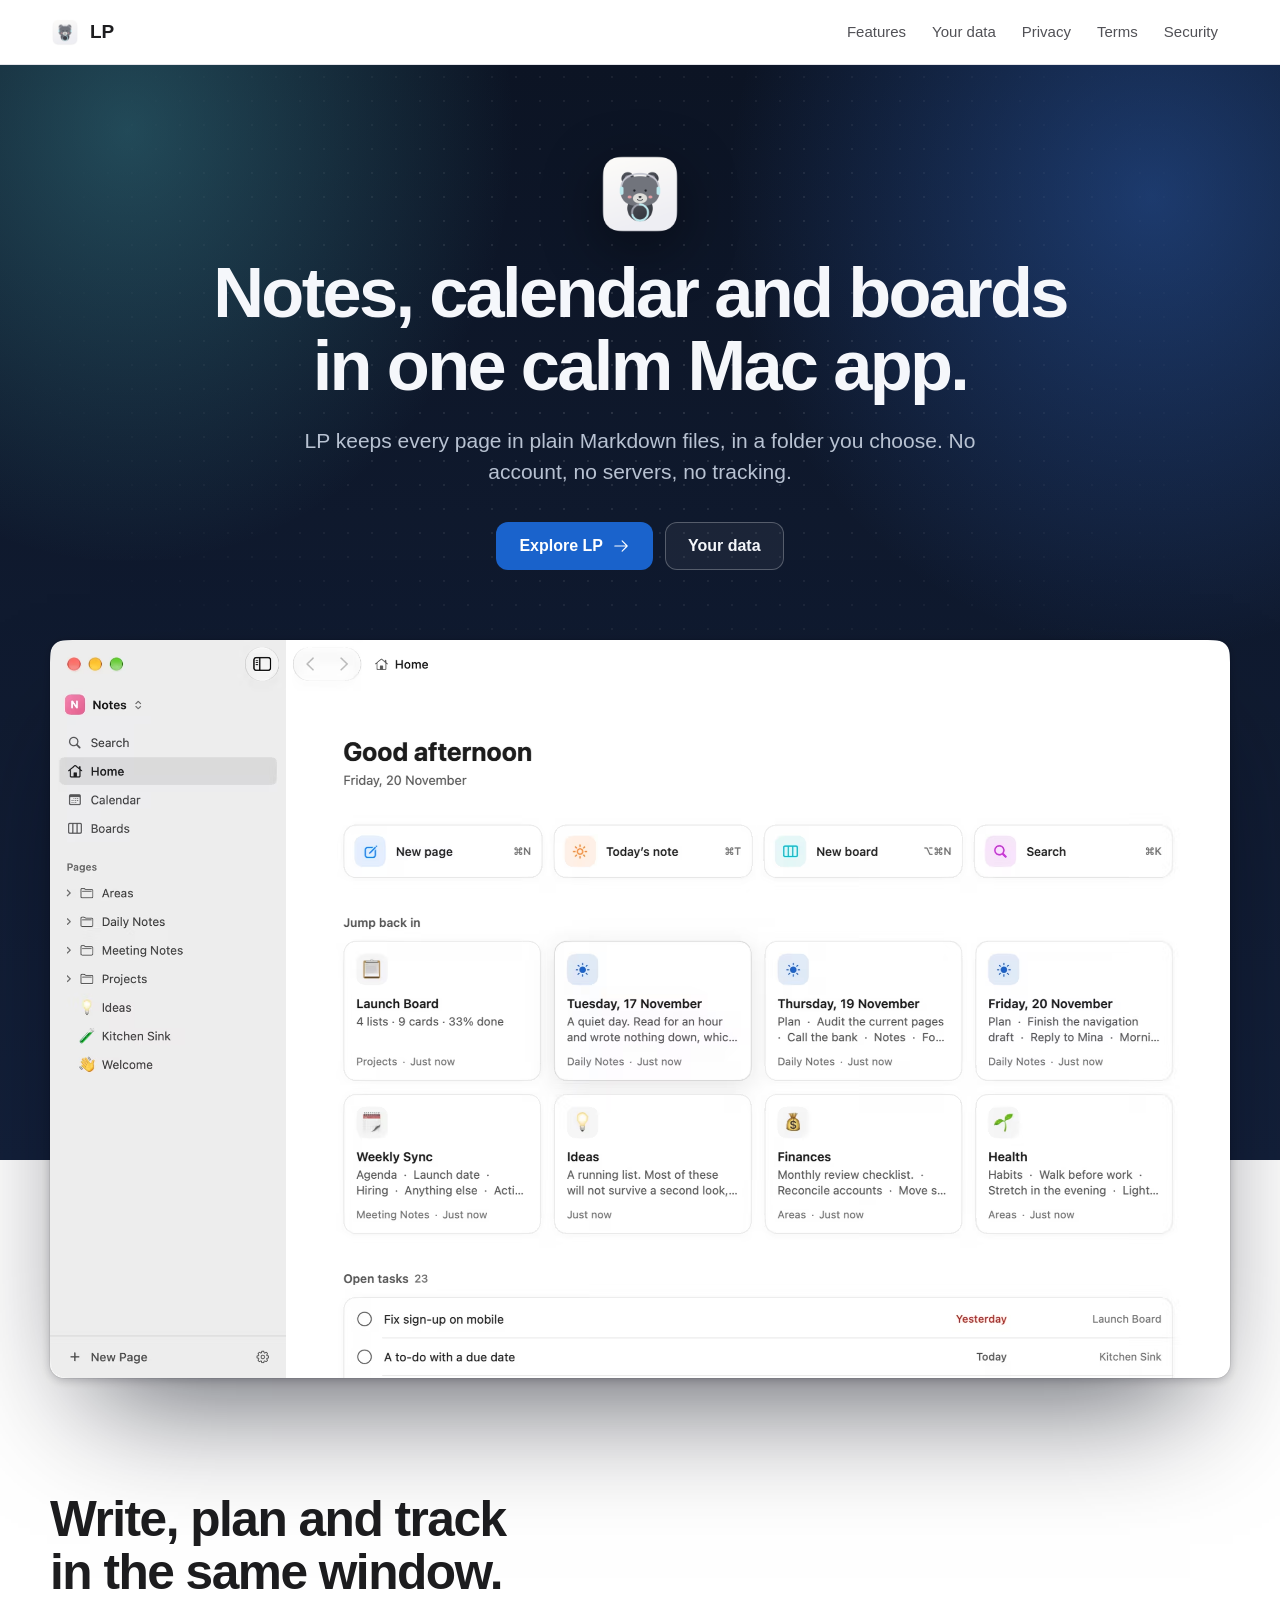
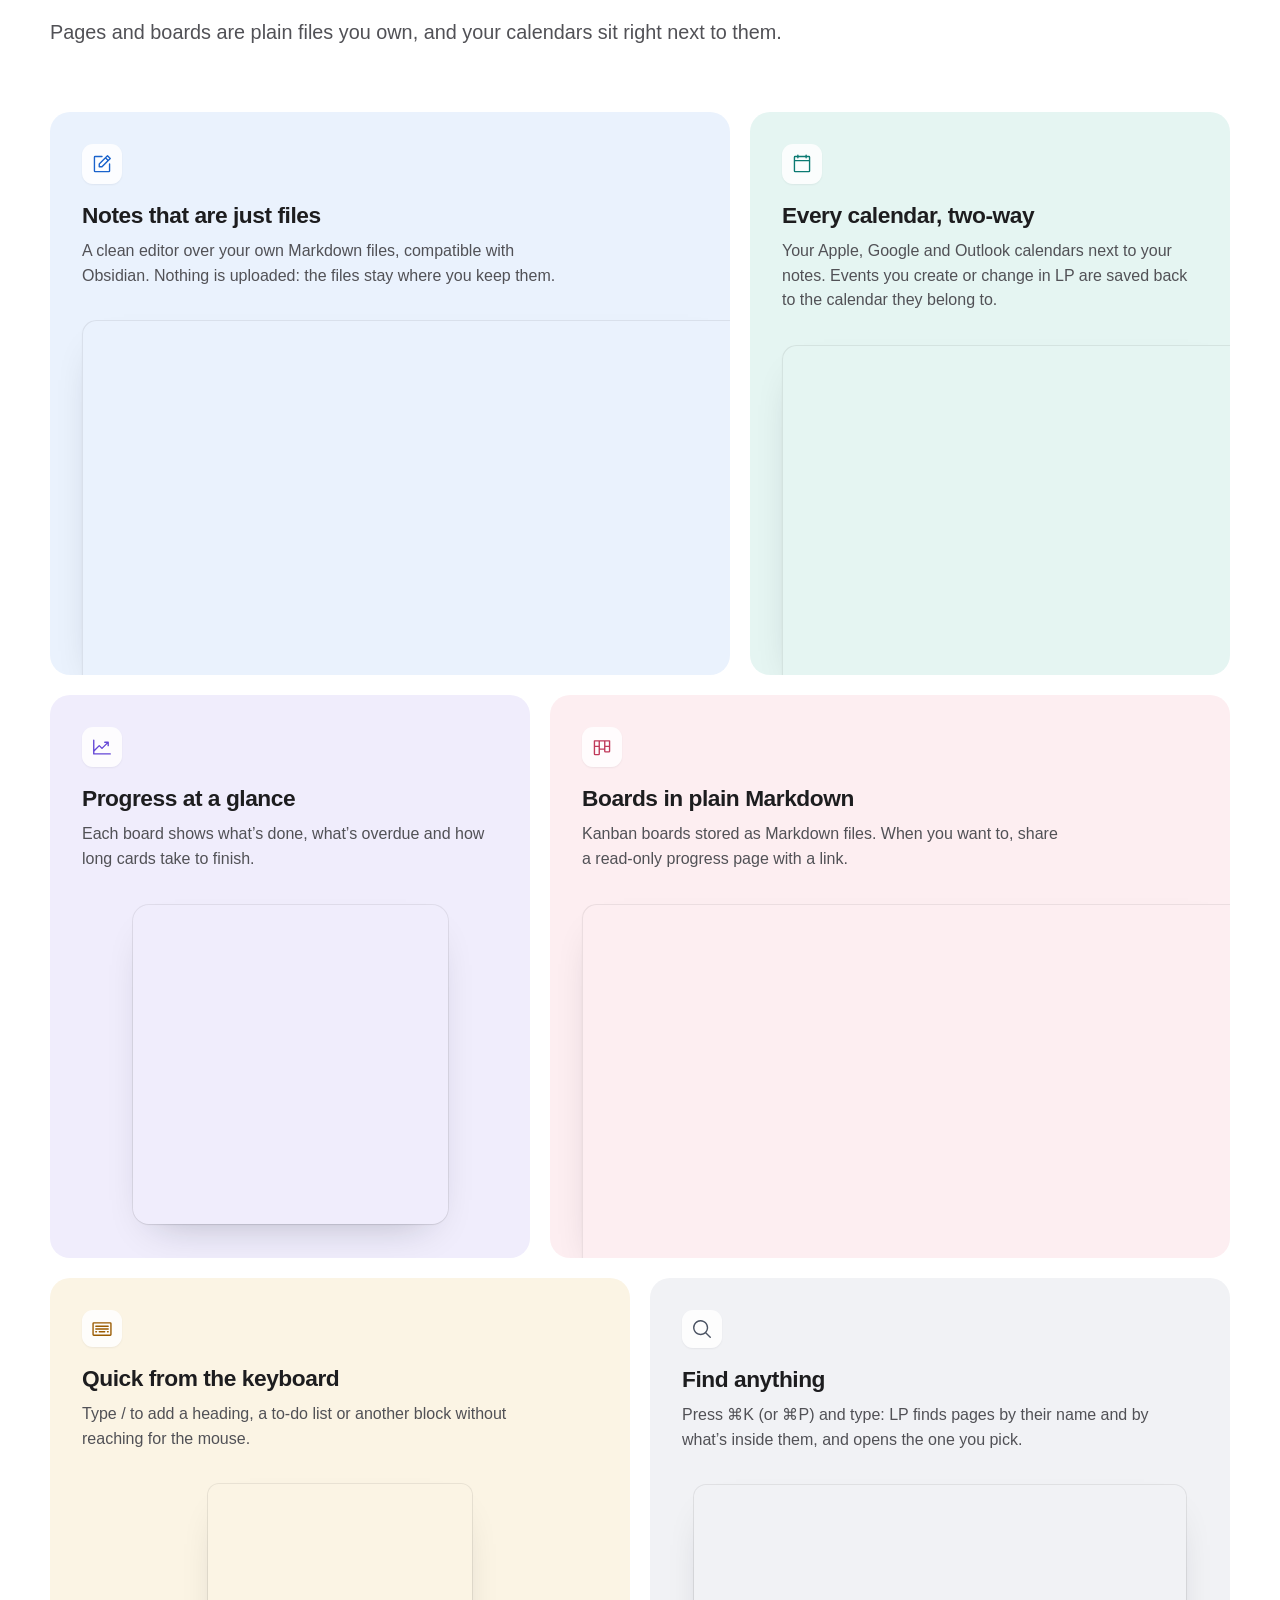
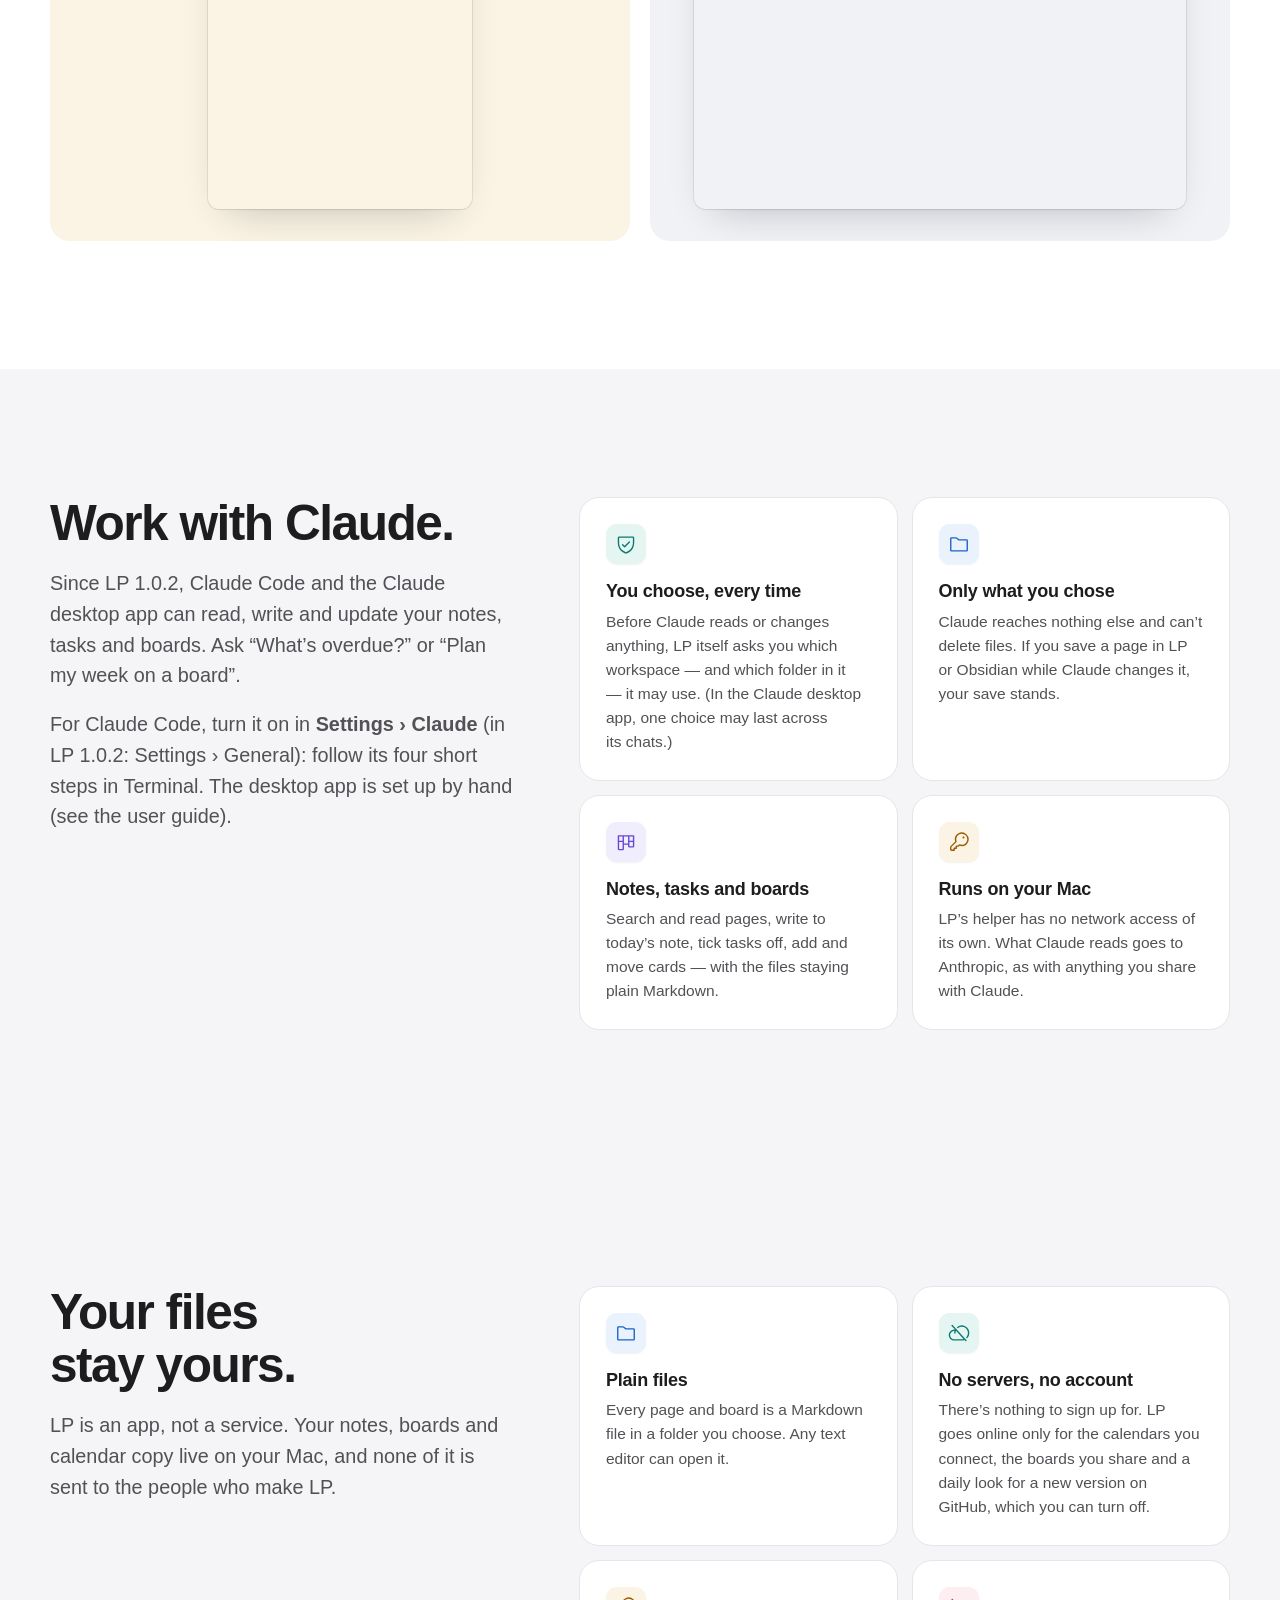
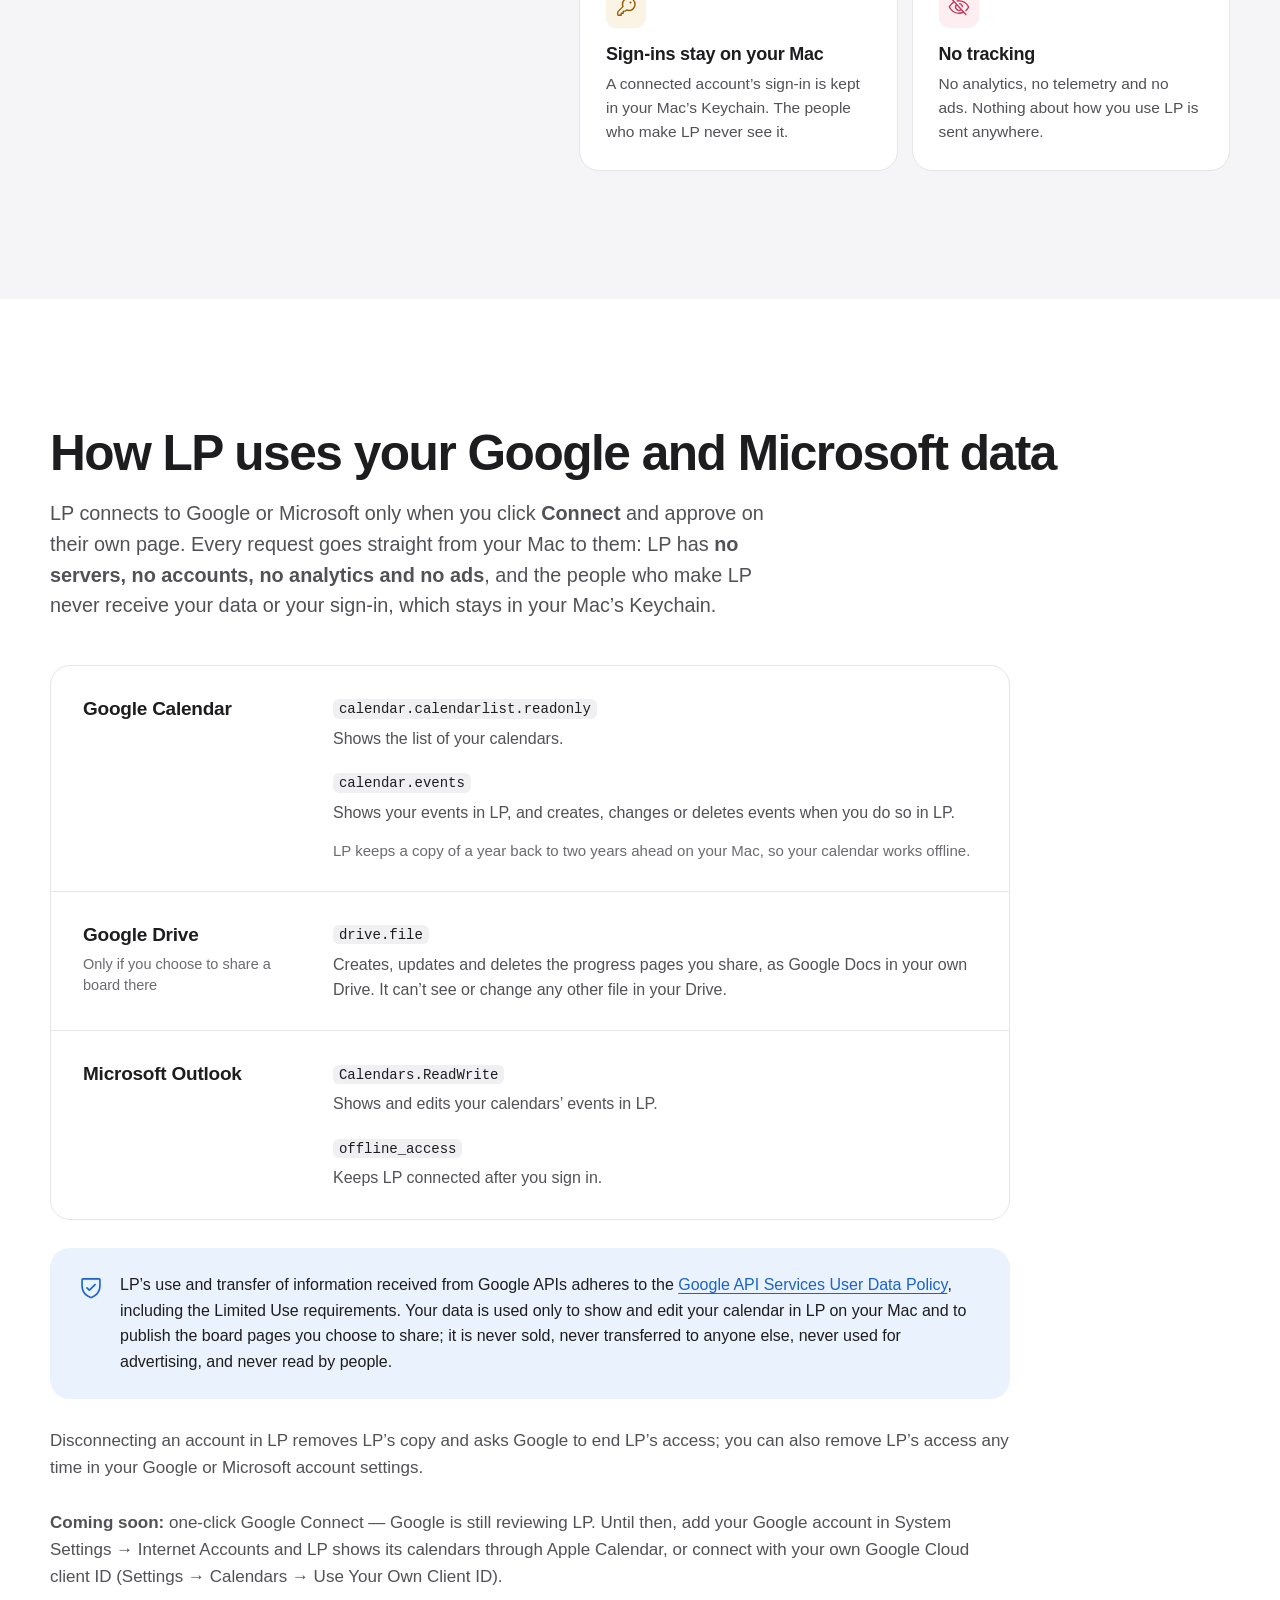
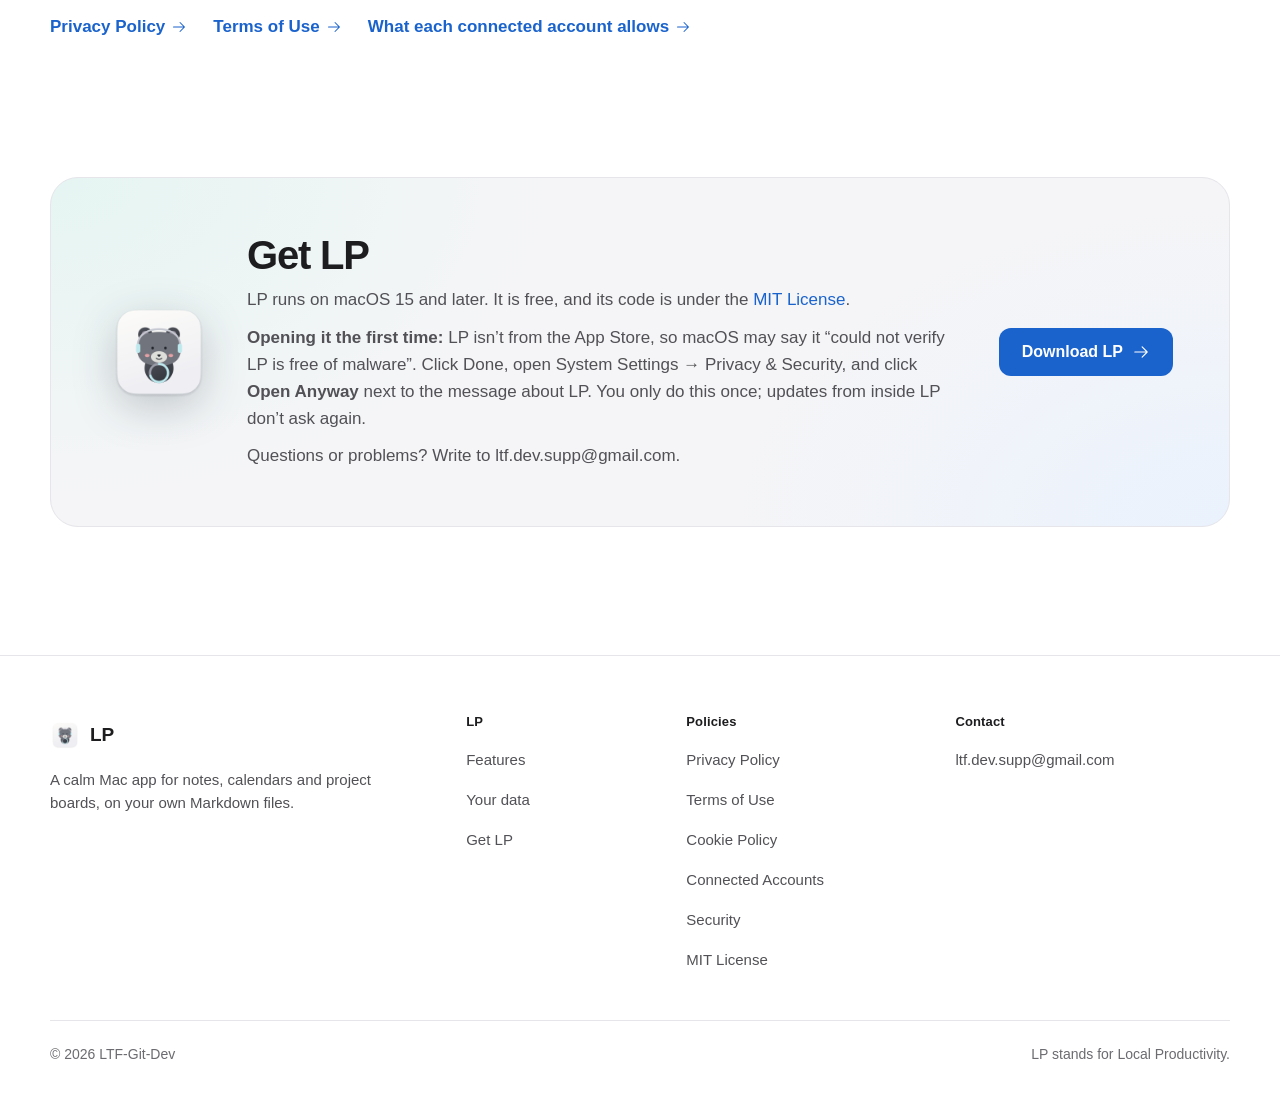
<file: index.html>
<!doctype html>
<html lang="en">
<head>
<meta charset="utf-8">
<meta name="viewport" content="width=device-width, initial-scale=1">
<meta http-equiv="Content-Security-Policy" content="default-src 'none'; img-src 'self'; style-src 'self'; base-uri 'none'; form-action 'none'">
<meta name="referrer" content="strict-origin-when-cross-origin">
<title>LP: notes, calendar and boards on your Mac</title>
<meta name="description" content="LP is a calm Mac app for notes, calendars and project boards, on plain Markdown files in a folder you choose. No account, no servers, no tracking.">
<link rel="canonical" href="https://ltf-git-dev.github.io/">
<meta name="color-scheme" content="light dark">
<meta name="theme-color" content="#ffffff" media="(prefers-color-scheme: light)">
<meta name="theme-color" content="#0e0e10" media="(prefers-color-scheme: dark)">
<meta property="og:type" content="website">
<meta property="og:site_name" content="LP">
<meta property="og:title" content="LP: notes, calendar and boards on your Mac">
<meta property="og:description" content="LP is a calm Mac app for notes, calendars and project boards, on plain Markdown files in a folder you choose. No account, no servers, no tracking.">
<meta property="og:url" content="https://ltf-git-dev.github.io/">
<meta property="og:image" content="https://ltf-git-dev.github.io/icon.png">
<meta name="twitter:card" content="summary">
<link rel="icon" href="icon.png" type="image/png">
<link rel="apple-touch-icon" href="icon.png">
<link rel="stylesheet" href="assets/site.css?v=8b05e4d30b">
</head>
<body>
<a class="skip-link" href="#main">Skip to content</a>
<header class="site-header" id="top">
  <div class="wrap header-row">
    <a class="brand" href="#top"><img src="icon.png" width="30" height="30" alt=""><span>LP</span></a>
    <nav class="site-nav" aria-label="Main"><a href="#features">Features</a><a href="#data">Your data</a><a href="privacy.html">Privacy</a><a href="terms.html">Terms</a><a href="security.html">Security</a></nav>
  </div>
</header>
<main id="main" tabindex="-1">
<section class="hero" aria-labelledby="hero-title">
  <div class="wrap hero-copy">
    <img class="hero-icon" src="icon.png" width="92" height="92" alt="LP">
    <h1 id="hero-title">Notes, calendar and boards in one calm Mac app.</h1>
    <p class="hero-lead">LP keeps every page in plain Markdown files, in a folder you choose. No account, no servers, no tracking.</p>
    <div class="actions">
      <a class="button button-primary" href="#features">Explore LP<svg class="icon" viewBox="0 0 256 256" aria-hidden="true" focusable="false"><path d="M221.66,133.66l-72,72a8,8,0,0,1-11.32-11.32L196.69,136H40a8,8,0,0,1,0-16H196.69L138.34,61.66a8,8,0,0,1,11.32-11.32l72,72A8,8,0,0,1,221.66,133.66Z"/></svg></a>
      <a class="button button-ghost" href="#data">Your data</a>
    </div>
  </div>
  <div class="wrap hero-shot"><picture><source type="image/avif" media="(prefers-color-scheme: dark)" srcset="assets/shots/home-dark.avif"><source type="image/avif" srcset="assets/shots/home-light.avif"><img src="assets/shots/home-light.jpg" width="2240" height="1400" alt="LP&#x27;s Home screen: a greeting with today&#x27;s date, buttons for a new page, today&#x27;s note, a new board and search, the pages you worked on recently, and your open tasks." fetchpriority="high"></picture></div>
</section>

<section class="section features" id="features" aria-labelledby="features-title">
  <div class="wrap">
    <div class="section-head">
      <h2 id="features-title">Write, plan and track in the same window.</h2>
      <p>Pages and boards are plain files you own, and your calendars sit right next to them.</p>
    </div>
    <div class="bento">
      <article class="tile tile-sky span-7 reveal">
        <span class="tile-icon"><svg class="icon" viewBox="0 0 256 256" aria-hidden="true" focusable="false"><path d="M229.66,58.34l-32-32a8,8,0,0,0-11.32,0l-96,96A8,8,0,0,0,88,128v32a8,8,0,0,0,8,8h32a8,8,0,0,0,5.66-2.34l96-96A8,8,0,0,0,229.66,58.34ZM124.69,152H104V131.31l64-64L188.69,88ZM200,76.69,179.31,56,192,43.31,212.69,64ZM224,128v80a16,16,0,0,1-16,16H48a16,16,0,0,1-16-16V48A16,16,0,0,1,48,32h80a8,8,0,0,1,0,16H48V208H208V128a8,8,0,0,1,16,0Z"/></svg></span>
        <h3>Notes that are just files</h3>
        <p>A clean editor over your own Markdown files, compatible with Obsidian. Nothing is uploaded: the files stay where you keep them.</p>
        <div class="tile-media bleed"><picture><source type="image/avif" media="(prefers-color-scheme: dark)" srcset="assets/shots/notes-dark.avif"><source type="image/avif" srcset="assets/shots/notes-light.avif"><img src="assets/shots/notes-light.jpg" width="1360" height="850" alt="A page in LP&#x27;s editor: a heading, a numbered list of goals and this week&#x27;s to-dos with their due dates." loading="lazy" decoding="async"></picture></div>
      </article><article class="tile tile-mint span-5 reveal">
        <span class="tile-icon"><svg class="icon" viewBox="0 0 256 256" aria-hidden="true" focusable="false"><path d="M208,32H184V24a8,8,0,0,0-16,0v8H88V24a8,8,0,0,0-16,0v8H48A16,16,0,0,0,32,48V208a16,16,0,0,0,16,16H208a16,16,0,0,0,16-16V48A16,16,0,0,0,208,32ZM72,48v8a8,8,0,0,0,16,0V48h80v8a8,8,0,0,0,16,0V48h24V80H48V48ZM208,208H48V96H208V208Z"/></svg></span>
        <h3>Every calendar, two-way</h3>
        <p>Your Apple, Google and Outlook calendars next to your notes. Events you create or change in LP are saved back to the calendar they belong to.</p>
        <div class="tile-media bleed"><picture><source type="image/avif" media="(prefers-color-scheme: dark)" srcset="assets/shots/calendar-dark.avif"><source type="image/avif" srcset="assets/shots/calendar-light.avif"><img src="assets/shots/calendar-light.jpg" width="960" height="849" alt="LP&#x27;s calendar: a month of events with today&#x27;s daily note, and a Today panel with today&#x27;s events and what&#x27;s due." loading="lazy" decoding="async"></picture></div>
      </article><article class="tile tile-lilac span-5 reveal">
        <span class="tile-icon"><svg class="icon" viewBox="0 0 256 256" aria-hidden="true" focusable="false"><path d="M232,208a8,8,0,0,1-8,8H32a8,8,0,0,1-8-8V48a8,8,0,0,1,16,0V156.69l50.34-50.35a8,8,0,0,1,11.32,0L128,132.69,180.69,80H160a8,8,0,0,1,0-16h40a8,8,0,0,1,8,8v40a8,8,0,0,1-16,0V91.31l-58.34,58.35a8,8,0,0,1-11.32,0L96,123.31l-56,56V200H224A8,8,0,0,1,232,208Z"/></svg></span>
        <h3>Progress at a glance</h3>
        <p>Each board shows what’s done, what’s overdue and how long cards take to finish.</p>
        <div class="tile-media float"><picture><source type="image/avif" media="(prefers-color-scheme: dark)" srcset="assets/shots/progress-dark.avif"><source type="image/avif" srcset="assets/shots/progress-light.avif"><img class="shot-progress" src="assets/shots/progress-light.jpg" width="630" height="638" alt="A board&#x27;s progress panel: 33% done, the cards in each list, how many are overdue or due soon, how many were done this week and how long cards take to finish." loading="lazy" decoding="async"></picture></div>
      </article><article class="tile tile-rose span-7 reveal">
        <span class="tile-icon"><svg class="icon" viewBox="0 0 256 256" aria-hidden="true" focusable="false"><path d="M216,48H40a8,8,0,0,0-8,8V208a16,16,0,0,0,16,16H88a16,16,0,0,0,16-16V160h48v16a16,16,0,0,0,16,16h40a16,16,0,0,0,16-16V56A8,8,0,0,0,216,48ZM88,208H48V128H88Zm0-96H48V64H88Zm64,32H104V64h48Zm56,32H168V128h40Zm0-64H168V64h40Z"/></svg></span>
        <h3>Boards in plain Markdown</h3>
        <p>Kanban boards stored as Markdown files. When you want to, share a read-only progress page with a link.</p>
        <div class="tile-media bleed"><picture><source type="image/avif" media="(prefers-color-scheme: dark)" srcset="assets/shots/board-dark.avif"><source type="image/avif" srcset="assets/shots/board-light.avif"><img src="assets/shots/board-light.jpg" width="1360" height="824" alt="A board in LP: Backlog, In progress and Review lists of cards with due dates and labels, under the board&#x27;s progress bar." loading="lazy" decoding="async"></picture></div>
      </article><article class="tile tile-sand span-6 reveal">
        <span class="tile-icon"><svg class="icon" viewBox="0 0 256 256" aria-hidden="true" focusable="false"><path d="M224,48H32A16,16,0,0,0,16,64V192a16,16,0,0,0,16,16H224a16,16,0,0,0,16-16V64A16,16,0,0,0,224,48Zm0,144H32V64H224V192Zm-16-64a8,8,0,0,1-8,8H56a8,8,0,0,1,0-16H200A8,8,0,0,1,208,128Zm0-32a8,8,0,0,1-8,8H56a8,8,0,0,1,0-16H200A8,8,0,0,1,208,96ZM72,160a8,8,0,0,1-8,8H56a8,8,0,0,1,0-16h8A8,8,0,0,1,72,160Zm96,0a8,8,0,0,1-8,8H96a8,8,0,0,1,0-16h64A8,8,0,0,1,168,160Zm40,0a8,8,0,0,1-8,8h-8a8,8,0,0,1,0-16h8A8,8,0,0,1,208,160Z"/></svg></span>
        <h3>Quick from the keyboard</h3>
        <p>Type / to add a heading, a to-do list or another block without reaching for the mouse.</p>
        <div class="tile-media float"><picture><source type="image/avif" media="(prefers-color-scheme: dark)" srcset="assets/shots/slash-dark.avif"><source type="image/avif" srcset="assets/shots/slash-light.avif"><img class="shot-slash" src="assets/shots/slash-light.jpg" width="568" height="700" alt="The menu that opens when you type a slash in LP&#x27;s editor: text, three sizes of heading, a to-do list, a bulleted list and a numbered list." loading="lazy" decoding="async"></picture></div>
      </article><article class="tile tile-slate span-6 reveal">
        <span class="tile-icon"><svg class="icon" viewBox="0 0 256 256" aria-hidden="true" focusable="false"><path d="M229.66,218.34l-50.07-50.06a88.11,88.11,0,1,0-11.31,11.31l50.06,50.07a8,8,0,0,0,11.32-11.32ZM40,112a72,72,0,1,1,72,72A72.08,72.08,0,0,1,40,112Z"/></svg></span>
        <h3>Find anything</h3>
        <p>Press ⌘K (or ⌘P) and type: LP finds pages by their name and by what’s inside them, and opens the one you pick.</p>
        <div class="tile-media float"><picture><source type="image/avif" media="(prefers-color-scheme: dark)" srcset="assets/shots/search-dark.avif"><source type="image/avif" srcset="assets/shots/search-light.avif"><img class="shot-search" src="assets/shots/search-light.jpg" width="1240" height="818" alt="LP&#x27;s search: typing a word finds the page named after it and every page that mentions it, or creates a new page with that name." loading="lazy" decoding="async"></picture></div>
      </article>
    </div>
  </div>
</section>

<section class="section privacy" id="claude" aria-labelledby="claude-title">
  <div class="wrap privacy-grid">
    <div>
      <h2 id="claude-title">Work with Claude.</h2>
      <p class="lead">Since LP 1.0.2, Claude Code and the Claude desktop app can read, write and update your notes,
      tasks and boards. Ask “What’s overdue?” or “Plan my week on a board”.</p>
      <p class="lead">For Claude Code, turn it on in <strong>Settings › Claude</strong> (in LP 1.0.2: Settings › General): follow its four
      short steps in Terminal. The desktop app is set up by hand (see the user guide).</p>
    </div>
    <div class="facts"><div class="fact tile-mint"><span class="tile-icon"><svg class="icon" viewBox="0 0 256 256" aria-hidden="true" focusable="false"><path d="M208,40H48A16,16,0,0,0,32,56v56c0,52.72,25.52,84.67,46.93,102.19,23.06,18.86,46,25.26,47,25.53a8,8,0,0,0,4.2,0c1-.27,23.91-6.67,47-25.53C198.48,196.67,224,164.72,224,112V56A16,16,0,0,0,208,40Zm0,72c0,37.07-13.66,67.16-40.6,89.42A129.3,129.3,0,0,1,128,223.62a128.25,128.25,0,0,1-38.92-21.81C61.82,179.51,48,149.3,48,112l0-56,160,0ZM82.34,141.66a8,8,0,0,1,11.32-11.32L112,148.69l50.34-50.35a8,8,0,0,1,11.32,11.32l-56,56a8,8,0,0,1-11.32,0Z"/></svg></span><h3>You choose, every time</h3><p>Before Claude reads or changes anything, LP itself asks you which workspace — and which folder in it — it may use. (In the Claude desktop app, one choice may last across its chats.)</p></div><div class="fact tile-sky"><span class="tile-icon"><svg class="icon" viewBox="0 0 256 256" aria-hidden="true" focusable="false"><path d="M216,72H130.67L102.93,51.2a16.12,16.12,0,0,0-9.6-3.2H40A16,16,0,0,0,24,64V200a16,16,0,0,0,16,16H216.89A15.13,15.13,0,0,0,232,200.89V88A16,16,0,0,0,216,72Zm0,128H40V64H93.33L123.2,86.4A8,8,0,0,0,128,88h88Z"/></svg></span><h3>Only what you chose</h3><p>Claude reaches nothing else and can’t delete files. If you save a page in LP or Obsidian while Claude changes it, your save stands.</p></div><div class="fact tile-lilac"><span class="tile-icon"><svg class="icon" viewBox="0 0 256 256" aria-hidden="true" focusable="false"><path d="M216,48H40a8,8,0,0,0-8,8V208a16,16,0,0,0,16,16H88a16,16,0,0,0,16-16V160h48v16a16,16,0,0,0,16,16h40a16,16,0,0,0,16-16V56A8,8,0,0,0,216,48ZM88,208H48V128H88Zm0-96H48V64H88Zm64,32H104V64h48Zm56,32H168V128h40Zm0-64H168V64h40Z"/></svg></span><h3>Notes, tasks and boards</h3><p>Search and read pages, write to today’s note, tick tasks off, add and move cards — with the files staying plain Markdown.</p></div><div class="fact tile-sand"><span class="tile-icon"><svg class="icon" viewBox="0 0 256 256" aria-hidden="true" focusable="false"><path d="M216.57,39.43A80,80,0,0,0,83.91,120.78L28.69,176A15.86,15.86,0,0,0,24,187.31V216a16,16,0,0,0,16,16H72a8,8,0,0,0,8-8V208H96a8,8,0,0,0,8-8V184h16a8,8,0,0,0,5.66-2.34l9.56-9.57A79.73,79.73,0,0,0,160,176h.1A80,80,0,0,0,216.57,39.43ZM224,98.1c-1.09,34.09-29.75,61.86-63.89,61.9H160a63.7,63.7,0,0,1-23.65-4.51,8,8,0,0,0-8.84,1.68L116.69,168H96a8,8,0,0,0-8,8v16H72a8,8,0,0,0-8,8v16H40V187.31l58.83-58.82a8,8,0,0,0,1.68-8.84A63.72,63.72,0,0,1,96,95.92c0-34.14,27.81-62.8,61.9-63.89A64,64,0,0,1,224,98.1ZM192,76a12,12,0,1,1-12-12A12,12,0,0,1,192,76Z"/></svg></span><h3>Runs on your Mac</h3><p>LP’s helper has no network access of its own. What Claude reads goes to Anthropic, as with anything you share with Claude.</p></div></div>
  </div>
</section>

<section class="section privacy" aria-labelledby="privacy-title">
  <div class="wrap privacy-grid">
    <div>
      <h2 id="privacy-title">Your files stay yours.</h2>
      <p class="lead">LP is an app, not a service. Your notes, boards and calendar copy live on your Mac, and none of it
      is sent to the people who make LP.</p>
    </div>
    <div class="facts"><div class="fact tile-sky"><span class="tile-icon"><svg class="icon" viewBox="0 0 256 256" aria-hidden="true" focusable="false"><path d="M216,72H130.67L102.93,51.2a16.12,16.12,0,0,0-9.6-3.2H40A16,16,0,0,0,24,64V200a16,16,0,0,0,16,16H216.89A15.13,15.13,0,0,0,232,200.89V88A16,16,0,0,0,216,72Zm0,128H40V64H93.33L123.2,86.4A8,8,0,0,0,128,88h88Z"/></svg></span><h3>Plain files</h3><p>Every page and board is a Markdown file in a folder you choose. Any text editor can open it.</p></div><div class="fact tile-mint"><span class="tile-icon"><svg class="icon" viewBox="0 0 256 256" aria-hidden="true" focusable="false"><path d="M53.92,34.62A8,8,0,1,0,42.08,45.38L81.32,88.55l-.06.12A65,65,0,0,0,72,88a64,64,0,0,0,0,128h88a87.34,87.34,0,0,0,31.8-5.93l10.28,11.31a8,8,0,1,0,11.84-10.76ZM160,200H72a48,48,0,0,1,0-96c1.1,0,2.2,0,3.3.12A88.4,88.4,0,0,0,72,128a8,8,0,0,0,16,0,72.25,72.25,0,0,1,5.06-26.54l87,95.7A71.66,71.66,0,0,1,160,200Zm88-72a87.89,87.89,0,0,1-22.35,58.61A8,8,0,0,1,213.71,176,72,72,0,0,0,117.37,70a8,8,0,0,1-9.48-12.89A88,88,0,0,1,248,128Z"/></svg></span><h3>No servers, no account</h3><p>There’s nothing to sign up for. LP goes online only for the calendars you connect, the boards you share and a daily look for a new version on GitHub, which you can turn off.</p></div><div class="fact tile-sand"><span class="tile-icon"><svg class="icon" viewBox="0 0 256 256" aria-hidden="true" focusable="false"><path d="M216.57,39.43A80,80,0,0,0,83.91,120.78L28.69,176A15.86,15.86,0,0,0,24,187.31V216a16,16,0,0,0,16,16H72a8,8,0,0,0,8-8V208H96a8,8,0,0,0,8-8V184h16a8,8,0,0,0,5.66-2.34l9.56-9.57A79.73,79.73,0,0,0,160,176h.1A80,80,0,0,0,216.57,39.43ZM224,98.1c-1.09,34.09-29.75,61.86-63.89,61.9H160a63.7,63.7,0,0,1-23.65-4.51,8,8,0,0,0-8.84,1.68L116.69,168H96a8,8,0,0,0-8,8v16H72a8,8,0,0,0-8,8v16H40V187.31l58.83-58.82a8,8,0,0,0,1.68-8.84A63.72,63.72,0,0,1,96,95.92c0-34.14,27.81-62.8,61.9-63.89A64,64,0,0,1,224,98.1ZM192,76a12,12,0,1,1-12-12A12,12,0,0,1,192,76Z"/></svg></span><h3>Sign-ins stay on your Mac</h3><p>A connected account’s sign-in is kept in your Mac’s Keychain. The people who make LP never see it.</p></div><div class="fact tile-rose"><span class="tile-icon"><svg class="icon" viewBox="0 0 256 256" aria-hidden="true" focusable="false"><path d="M53.92,34.62A8,8,0,1,0,42.08,45.38L61.32,66.55C25,88.84,9.38,123.2,8.69,124.76a8,8,0,0,0,0,6.5c.35.79,8.82,19.57,27.65,38.4C61.43,194.74,93.12,208,128,208a127.11,127.11,0,0,0,52.07-10.83l22,24.21a8,8,0,1,0,11.84-10.76Zm47.33,75.84,41.67,45.85a32,32,0,0,1-41.67-45.85ZM128,192c-30.78,0-57.67-11.19-79.93-33.25A133.16,133.16,0,0,1,25,128c4.69-8.79,19.66-33.39,47.35-49.38l18,19.75a48,48,0,0,0,63.66,70l14.73,16.2A112,112,0,0,1,128,192Zm6-95.43a8,8,0,0,1,3-15.72,48.16,48.16,0,0,1,38.77,42.64,8,8,0,0,1-7.22,8.71,6.39,6.39,0,0,1-.75,0,8,8,0,0,1-8-7.26A32.09,32.09,0,0,0,134,96.57Zm113.28,34.69c-.42.94-10.55,23.37-33.36,43.8a8,8,0,1,1-10.67-11.92A132.77,132.77,0,0,0,231.05,128a133.15,133.15,0,0,0-23.12-30.77C185.67,75.19,158.78,64,128,64a118.37,118.37,0,0,0-19.36,1.57A8,8,0,1,1,106,49.79,134,134,0,0,1,128,48c34.88,0,66.57,13.26,91.66,38.35,18.83,18.83,27.3,37.62,27.65,38.41A8,8,0,0,1,247.31,131.26Z"/></svg></span><h3>No tracking</h3><p>No analytics, no telemetry and no ads. Nothing about how you use LP is sent anywhere.</p></div></div>
  </div>
</section>

<section class="section data" id="data" aria-labelledby="data-title">
  <div class="wrap">
    <h2 id="data-title">How LP uses your Google and Microsoft data</h2>
    <p class="lead">LP connects to Google or Microsoft only when you click <strong>Connect</strong> and approve on their own
    page. Every request goes straight from your Mac to them: LP has <strong>no servers, no accounts, no analytics and no
    ads</strong>, and the people who make LP never receive your data or your sign-in, which stays in your Mac’s Keychain.</p>
    <div class="ledger">
        <div class="ledger-row">
          <div class="ledger-name"><h3>Google Calendar</h3></div>
          <dl class="scopes"><div><dt><code>calendar.calendarlist.readonly</code></dt><dd>Shows the list of your calendars.</dd></div><div><dt><code>calendar.events</code></dt><dd>Shows your events in LP, and creates, changes or deletes events when you do so in LP.</dd></div></dl><p class="ledger-note">LP keeps a copy of a year back to two years ahead on your Mac, so your calendar works offline.</p>
        </div><div class="ledger-row">
          <div class="ledger-name"><h3>Google Drive</h3><p>Only if you choose to share a board there</p></div>
          <dl class="scopes"><div><dt><code>drive.file</code></dt><dd>Creates, updates and deletes the progress pages you share, as Google Docs in your own Drive. It can’t see or change any other file in your Drive.</dd></div></dl>
        </div><div class="ledger-row">
          <div class="ledger-name"><h3>Microsoft Outlook</h3></div>
          <dl class="scopes"><div><dt><code>Calendars.ReadWrite</code></dt><dd>Shows and edits your calendars’ events in LP.</dd></div><div><dt><code>offline_access</code></dt><dd>Keeps LP connected after you sign in.</dd></div></dl>
        </div>
    </div>
    <div class="callout"><svg class="icon" viewBox="0 0 256 256" aria-hidden="true" focusable="false"><path d="M208,40H48A16,16,0,0,0,32,56v56c0,52.72,25.52,84.67,46.93,102.19,23.06,18.86,46,25.26,47,25.53a8,8,0,0,0,4.2,0c1-.27,23.91-6.67,47-25.53C198.48,196.67,224,164.72,224,112V56A16,16,0,0,0,208,40Zm0,72c0,37.07-13.66,67.16-40.6,89.42A129.3,129.3,0,0,1,128,223.62a128.25,128.25,0,0,1-38.92-21.81C61.82,179.51,48,149.3,48,112l0-56,160,0ZM82.34,141.66a8,8,0,0,1,11.32-11.32L112,148.69l50.34-50.35a8,8,0,0,1,11.32,11.32l-56,56a8,8,0,0,1-11.32,0Z"/></svg><p>LP’s use and transfer of information received from Google APIs adheres to the
    <a href="https://developers.google.com/terms/api-services-user-data-policy">Google API Services User Data Policy</a>,
    including the Limited Use requirements. Your data is used only to show and edit your calendar in LP on your Mac and to
    publish the board pages you choose to share; it is never sold, never transferred to anyone else, never used for
    advertising, and never read by people.</p></div>
    <p class="after">Disconnecting an account in LP removes LP’s copy and asks Google to end LP’s access; you can also
    remove LP’s access any time in your Google or Microsoft account settings.</p>
    <p class="after"><strong>Coming soon:</strong> one-click Google Connect — Google is still reviewing LP. Until then,
    add your Google account in System Settings → Internet Accounts and LP shows its calendars through Apple Calendar, or
    connect with your own Google Cloud client ID (Settings → Calendars → Use Your Own Client ID).</p>
    <p class="link-row"><a href="privacy.html">Privacy Policy<svg class="icon" viewBox="0 0 256 256" aria-hidden="true" focusable="false"><path d="M221.66,133.66l-72,72a8,8,0,0,1-11.32-11.32L196.69,136H40a8,8,0,0,1,0-16H196.69L138.34,61.66a8,8,0,0,1,11.32-11.32l72,72A8,8,0,0,1,221.66,133.66Z"/></svg></a><a href="terms.html">Terms of Use<svg class="icon" viewBox="0 0 256 256" aria-hidden="true" focusable="false"><path d="M221.66,133.66l-72,72a8,8,0,0,1-11.32-11.32L196.69,136H40a8,8,0,0,1,0-16H196.69L138.34,61.66a8,8,0,0,1,11.32-11.32l72,72A8,8,0,0,1,221.66,133.66Z"/></svg></a><a href="connected-accounts.html">What each connected account allows<svg class="icon" viewBox="0 0 256 256" aria-hidden="true" focusable="false"><path d="M221.66,133.66l-72,72a8,8,0,0,1-11.32-11.32L196.69,136H40a8,8,0,0,1,0-16H196.69L138.34,61.66a8,8,0,0,1,11.32-11.32l72,72A8,8,0,0,1,221.66,133.66Z"/></svg></a></p>
  </div>
</section>

<section class="section get" id="get-lp" aria-labelledby="get-title">
  <div class="wrap">
    <div class="band">
      <img src="icon.png" width="104" height="104" alt="">
      <div>
        <h2 id="get-title">Get LP</h2>
        <p>LP runs on macOS 15 and later. It is free, and its code is under the <a href="license.html">MIT License</a>.</p>
        <p><strong>Opening it the first time:</strong> LP isn’t from the App Store, so macOS may say it “could not verify LP is
        free of malware”. Click Done, open System Settings → Privacy &amp; Security, and click <strong>Open Anyway</strong>
        next to the message about LP. You only do this once; updates from inside LP don’t ask again.</p>
        <p>Questions or problems? Write to <span class="nowrap">ltf.dev.supp@gmail.com</span>.</p>
      </div>
      <a class="button button-primary" href="https://github.com/LTF-Git-Dev/local-productivity/releases/latest">Download LP<svg class="icon" viewBox="0 0 256 256" aria-hidden="true" focusable="false"><path d="M221.66,133.66l-72,72a8,8,0,0,1-11.32-11.32L196.69,136H40a8,8,0,0,1,0-16H196.69L138.34,61.66a8,8,0,0,1,11.32-11.32l72,72A8,8,0,0,1,221.66,133.66Z"/></svg></a>
    </div>
  </div>
</section>
</main>
<footer class="site-footer">
  <div class="wrap">
    <div class="footer-grid">
      <div class="footer-brand">
        <a class="brand" href="#top"><img src="icon.png" width="30" height="30" alt=""><span>LP</span></a>
        <p>A calm Mac app for notes, calendars and project boards, on your own Markdown files.</p>
      </div>
      <nav class="footer-col" aria-labelledby="footer-lp"><h2 id="footer-lp">LP</h2><ul>
        <li><a href="#features">Features</a></li><li><a href="#data">Your data</a></li><li><a href="#get-lp">Get LP</a></li>
      </ul></nav>
      <nav class="footer-col" aria-labelledby="footer-policies"><h2 id="footer-policies">Policies</h2><ul>
        <li><a href="privacy.html">Privacy Policy</a></li><li><a href="terms.html">Terms of Use</a></li><li><a href="cookies.html">Cookie Policy</a></li><li><a href="connected-accounts.html">Connected Accounts</a></li><li><a href="security.html">Security</a></li><li><a href="license.html">MIT License</a></li>
      </ul></nav>
      <div class="footer-col"><h2>Contact</h2><ul><li><a href="mailto:ltf.dev.supp@gmail.com">ltf.dev.supp@gmail.com</a></li></ul></div>
    </div>
    <div class="footer-base"><p>© 2026 LTF-Git-Dev</p><p>LP stands for Local Productivity.</p></div>
  </div>
</footer>
</body>
</html>
</file>
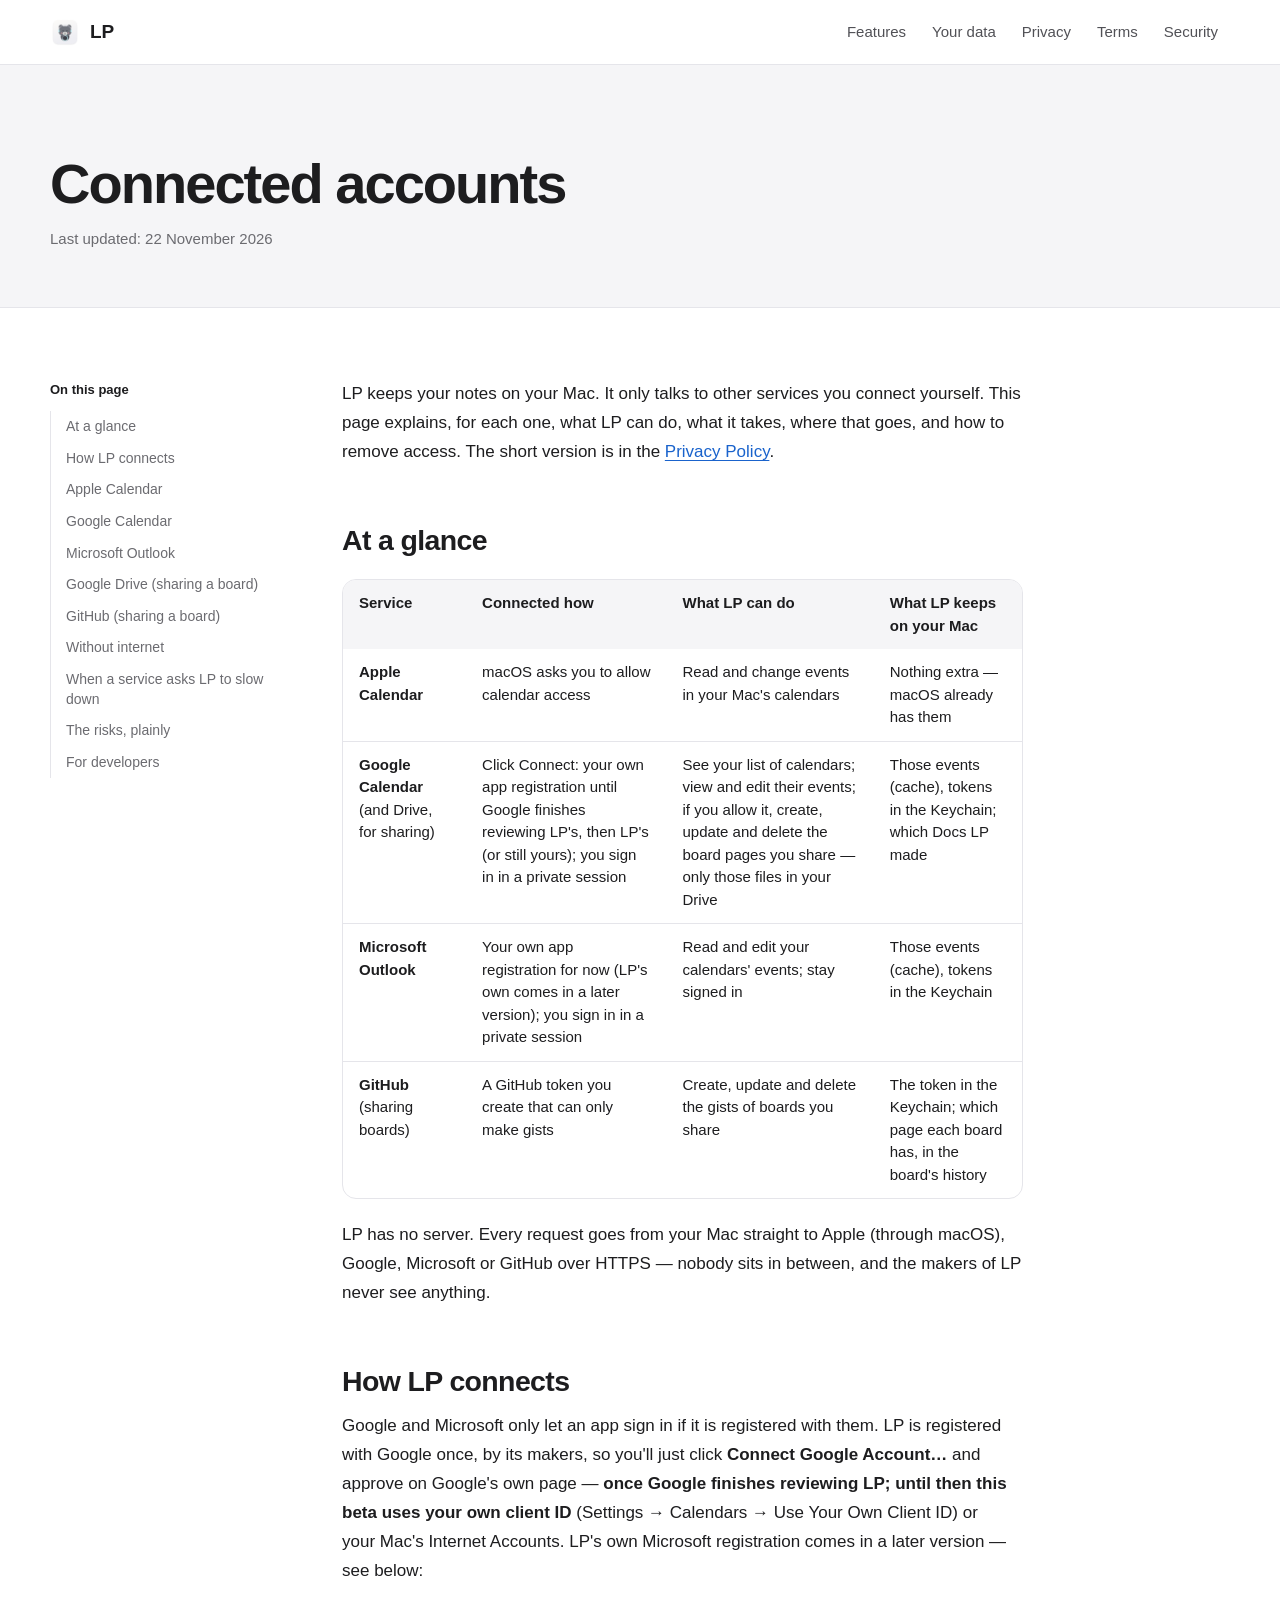
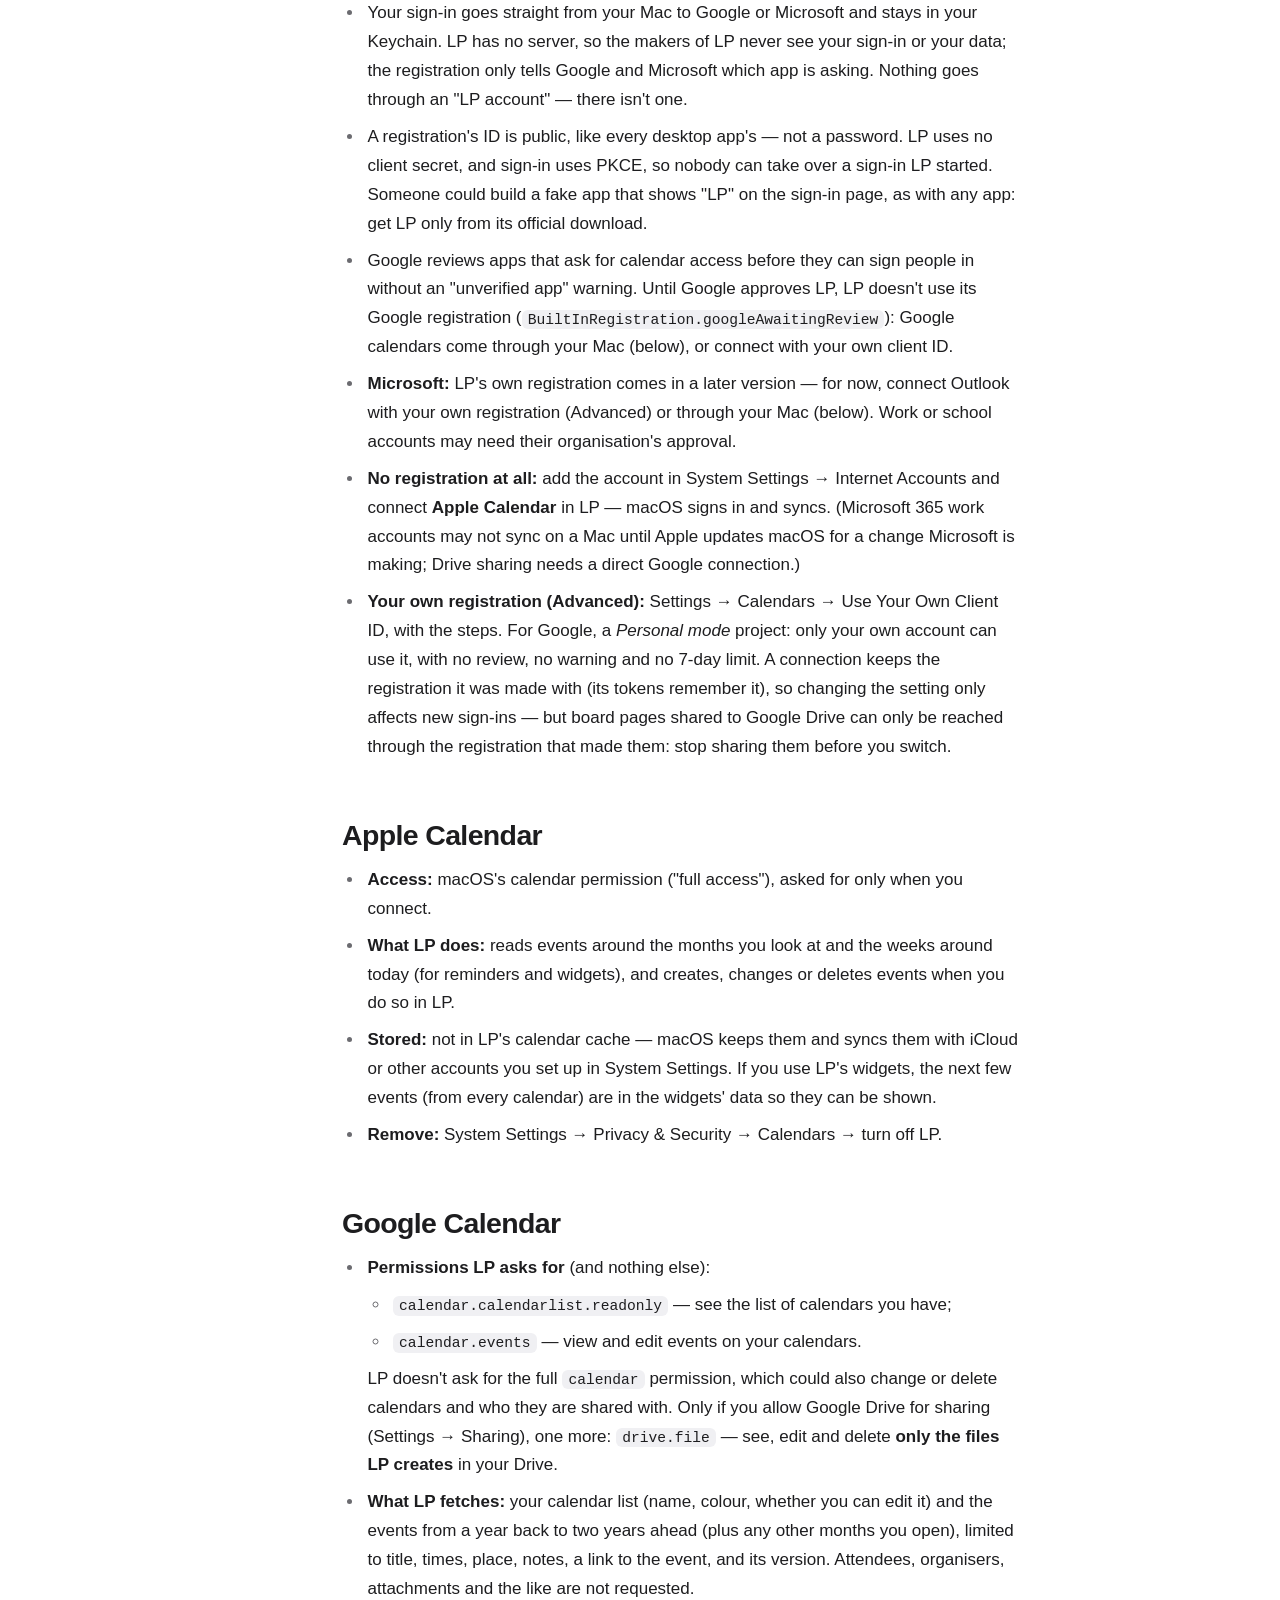
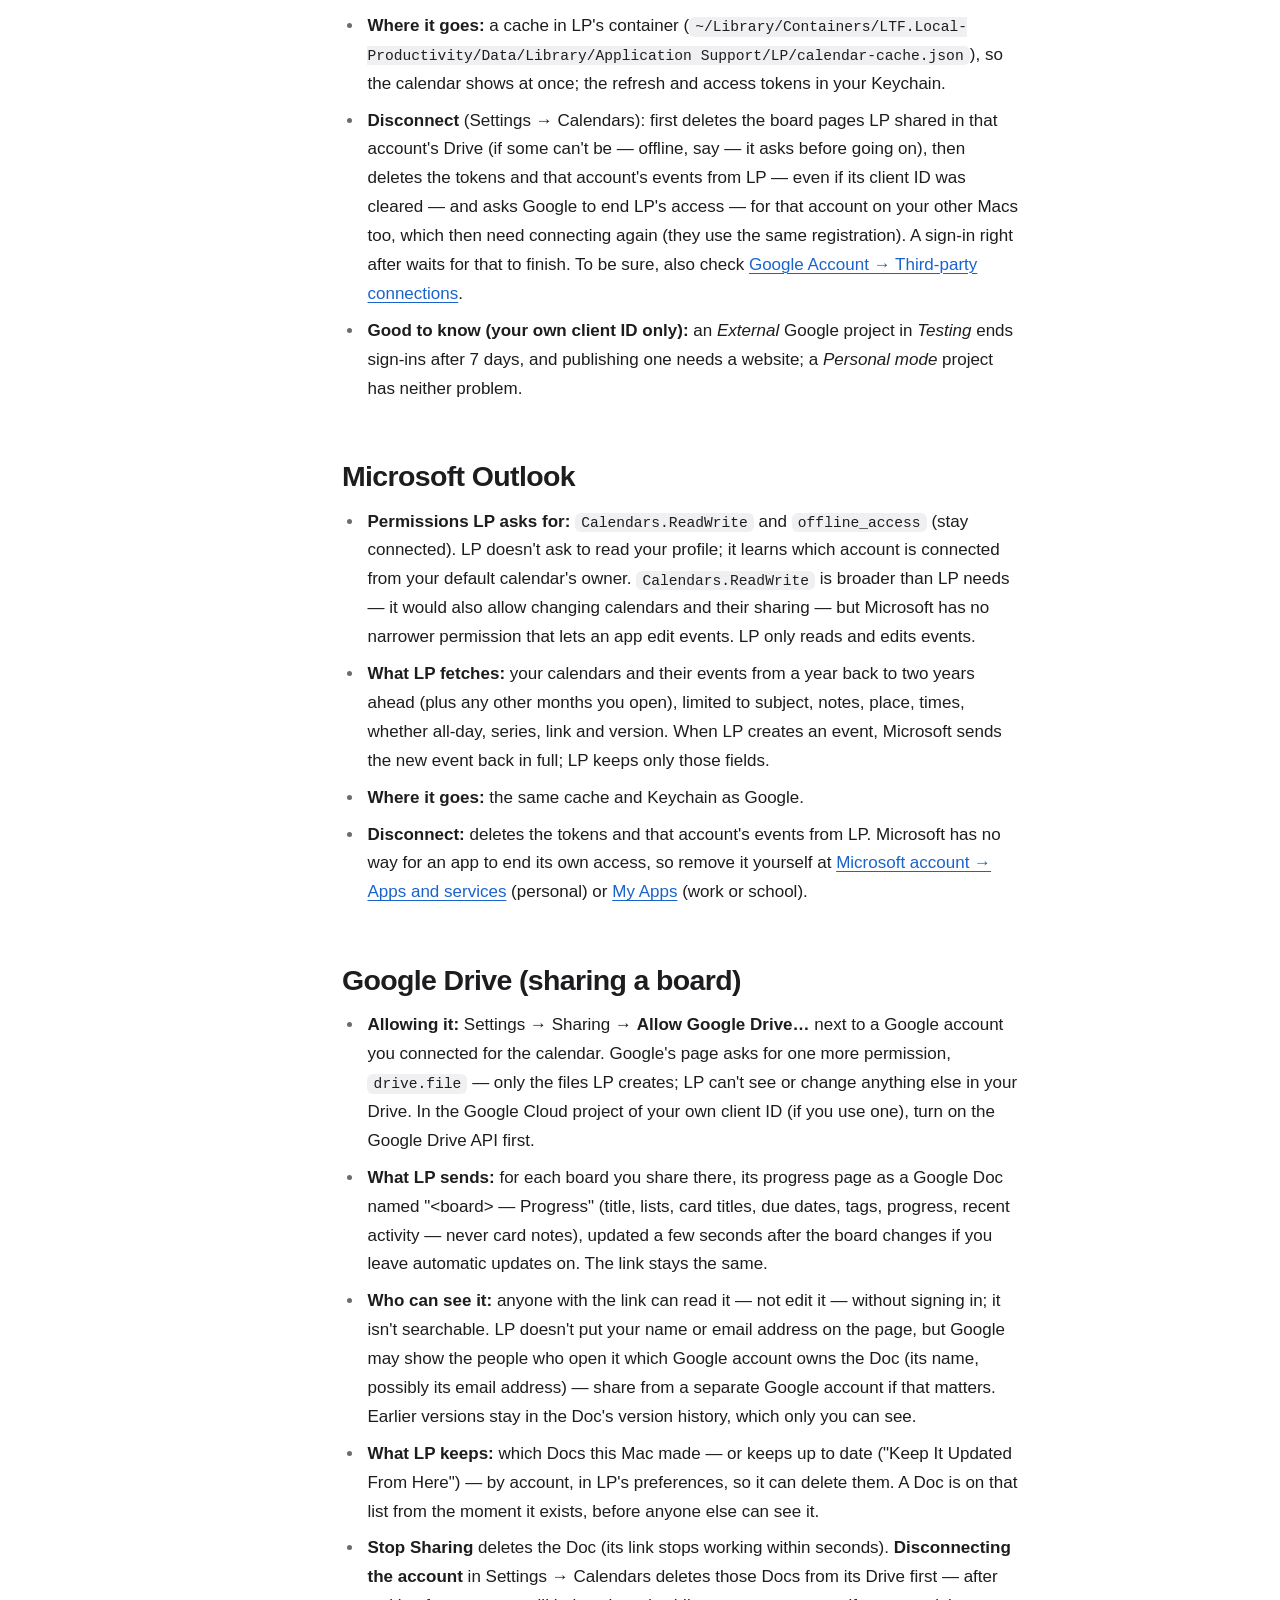
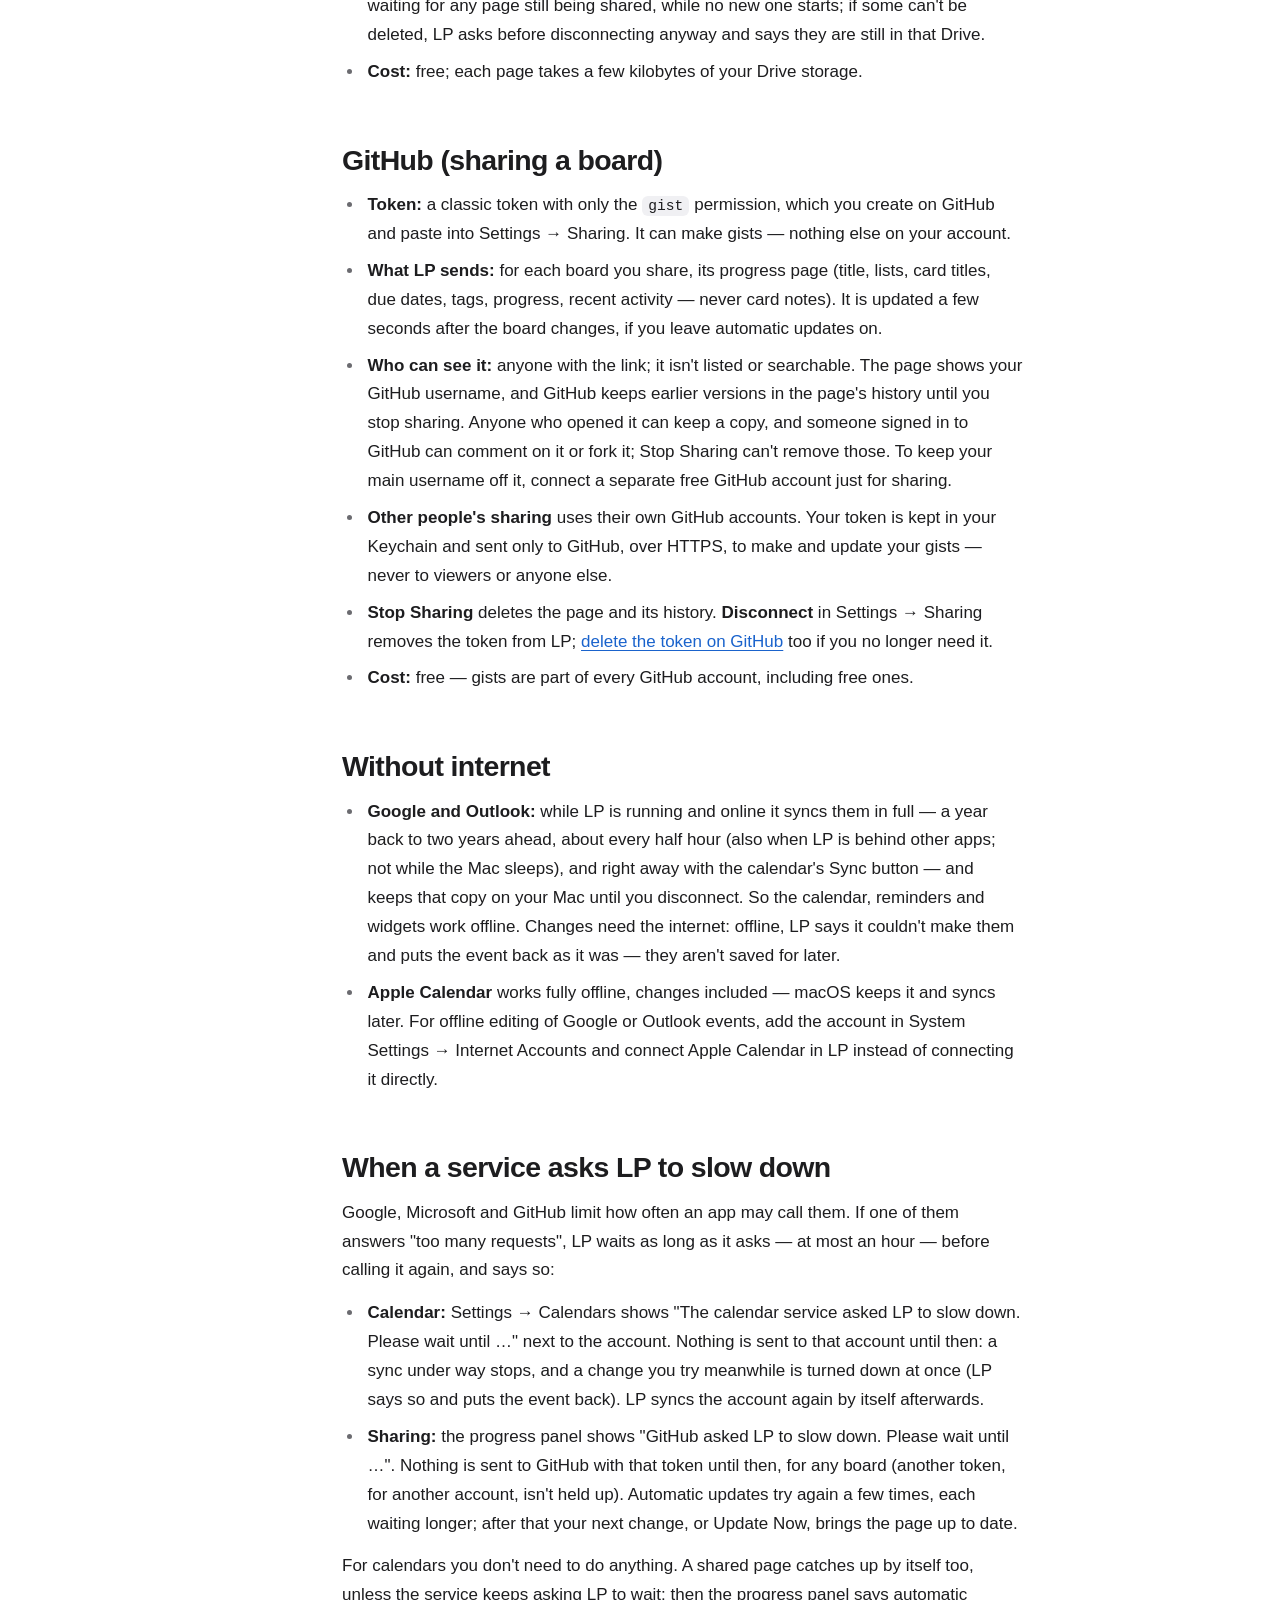
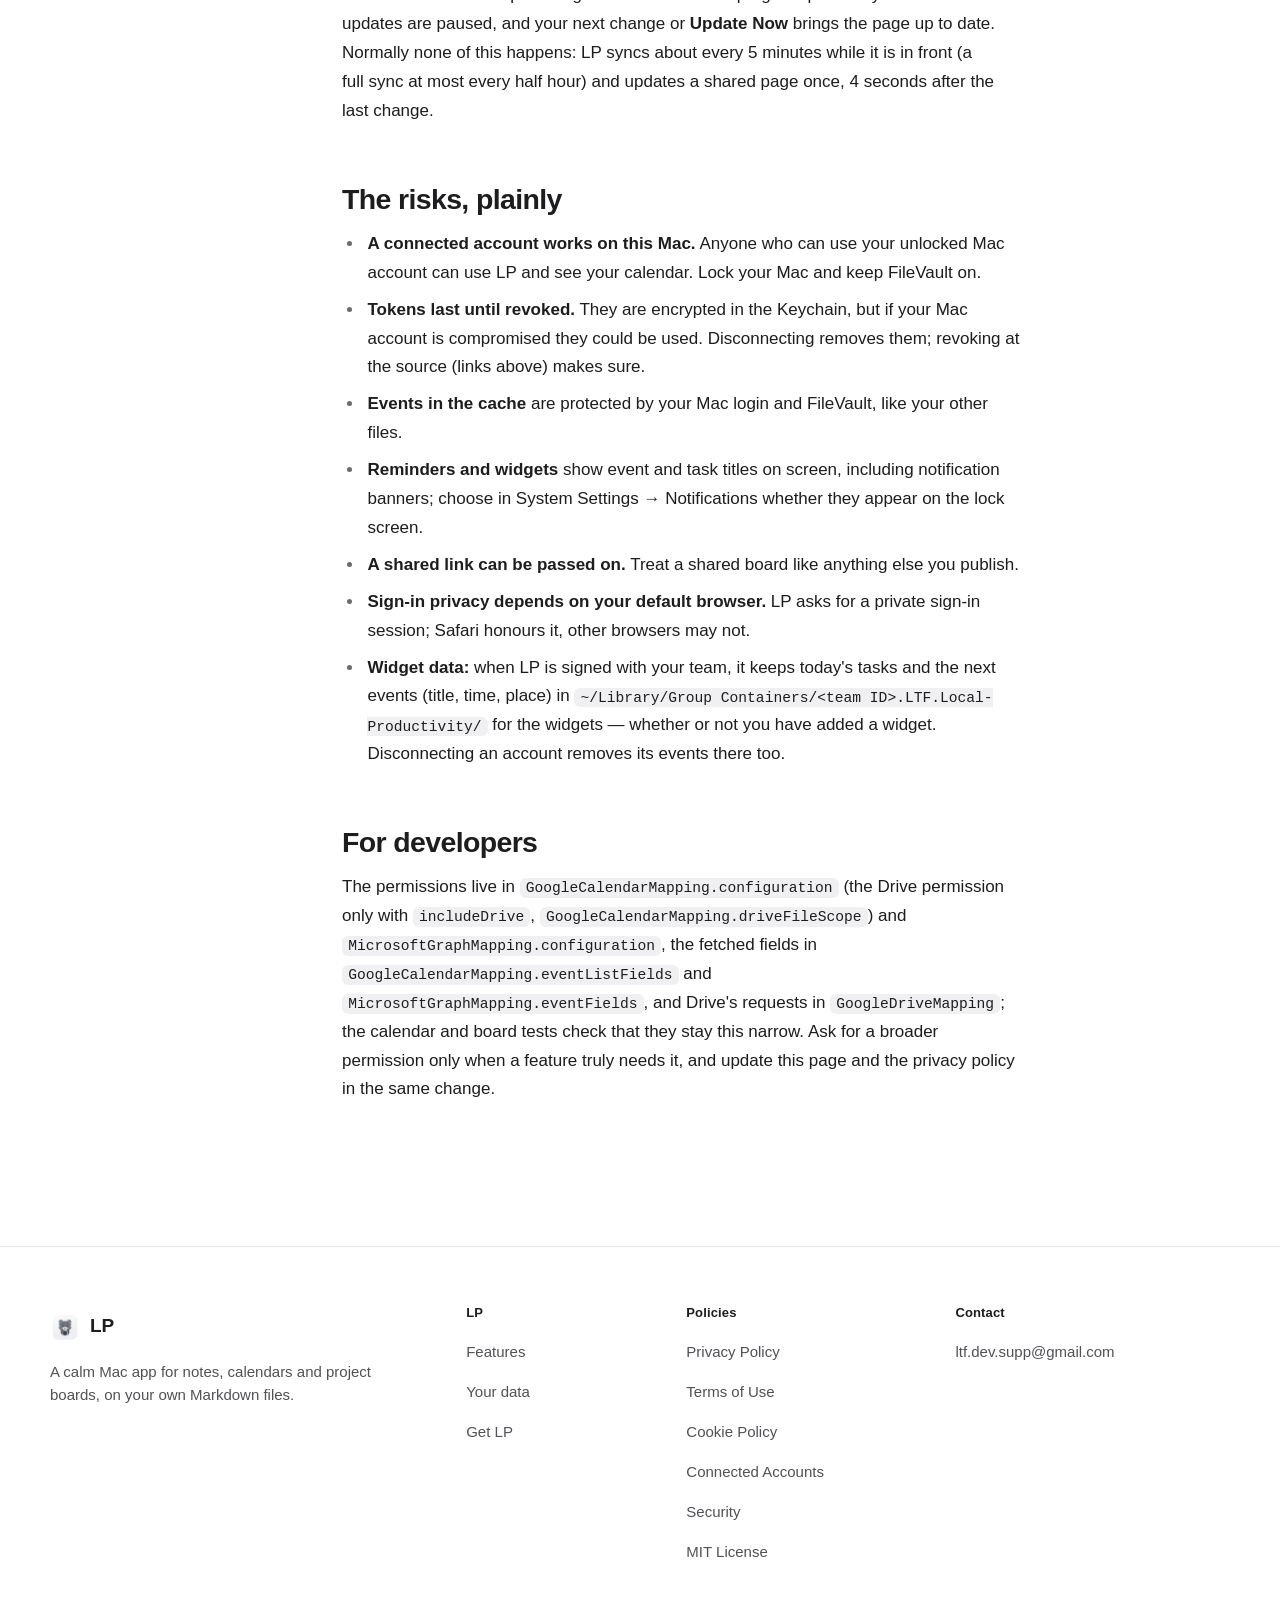
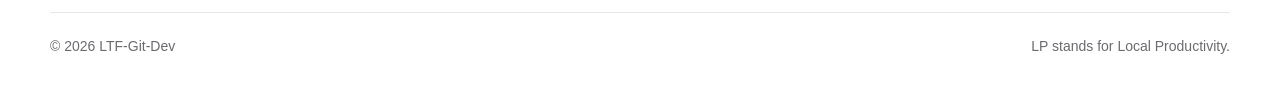
<file: connected-accounts.html>
<!doctype html>
<html lang="en">
<head>
<meta charset="utf-8">
<meta name="viewport" content="width=device-width, initial-scale=1">
<meta http-equiv="Content-Security-Policy" content="default-src 'none'; img-src 'self'; style-src 'self'; base-uri 'none'; form-action 'none'">
<meta name="referrer" content="strict-origin-when-cross-origin">
<title>Connected accounts · LP</title>
<meta name="description" content="LP&#x27;s connected accounts.">
<link rel="canonical" href="https://ltf-git-dev.github.io/connected-accounts.html">
<meta name="color-scheme" content="light dark">
<meta name="theme-color" content="#ffffff" media="(prefers-color-scheme: light)">
<meta name="theme-color" content="#0e0e10" media="(prefers-color-scheme: dark)">
<meta property="og:type" content="website">
<meta property="og:site_name" content="LP">
<meta property="og:title" content="Connected accounts · LP">
<meta property="og:description" content="LP&#x27;s connected accounts.">
<meta property="og:url" content="https://ltf-git-dev.github.io/connected-accounts.html">
<meta property="og:image" content="https://ltf-git-dev.github.io/icon.png">
<meta name="twitter:card" content="summary">
<link rel="icon" href="icon.png" type="image/png">
<link rel="apple-touch-icon" href="icon.png">
<link rel="stylesheet" href="assets/site.css?v=8b05e4d30b">
</head>
<body>
<a class="skip-link" href="#main">Skip to content</a>
<header class="site-header" id="top">
  <div class="wrap header-row">
    <a class="brand" href="./"><img src="icon.png" width="30" height="30" alt=""><span>LP</span></a>
    <nav class="site-nav" aria-label="Main"><a href="./#features">Features</a><a href="./#data">Your data</a><a href="privacy.html">Privacy</a><a href="terms.html">Terms</a><a href="security.html">Security</a></nav>
  </div>
</header>
<main id="main" tabindex="-1">
<header class="doc-head"><div class="wrap"><h1>Connected accounts</h1><p class="doc-meta">Last updated: 22 November 2026</p></div></header>
<div class="wrap doc-layout has-toc"><nav class="toc" aria-label="On this page"><p class="toc-title">On this page</p><ol><li><a href="#at-a-glance">At a glance</a></li><li><a href="#how-lp-connects">How LP connects</a></li><li><a href="#apple-calendar">Apple Calendar</a></li><li><a href="#google-calendar">Google Calendar</a></li><li><a href="#microsoft-outlook">Microsoft Outlook</a></li><li><a href="#google-drive-sharing-a-board">Google Drive (sharing a board)</a></li><li><a href="#github-sharing-a-board">GitHub (sharing a board)</a></li><li><a href="#without-internet">Without internet</a></li><li><a href="#when-a-service-asks-lp-to-slow-down">When a service asks LP to slow down</a></li><li><a href="#the-risks-plainly">The risks, plainly</a></li><li><a href="#for-developers">For developers</a></li></ol></nav><article class="prose">
<p>LP keeps your notes on your Mac. It only talks to other services you connect yourself. This page explains, for each one, what LP can do, what it takes, where that goes, and how to remove access. The short version is in the <a href="privacy.html">Privacy Policy</a>.</p>
<h2 id="at-a-glance">At a glance</h2>
<div class="table" role="region" aria-label="Table" tabindex="0"><table><thead><tr><th scope="col">Service</th><th scope="col">Connected how</th><th scope="col">What LP can do</th><th scope="col">What LP keeps on your Mac</th></tr></thead><tbody><tr><td><strong>Apple Calendar</strong></td><td>macOS asks you to allow calendar access</td><td>Read and change events in your Mac's calendars</td><td>Nothing extra — macOS already has them</td></tr><tr><td><strong>Google Calendar</strong> (and Drive, for sharing)</td><td>Click Connect: your own app registration until Google finishes reviewing LP's, then LP's (or still yours); you sign in in a private session</td><td>See your list of calendars; view and edit their events; if you allow it, create, update and delete the board pages you share — only those files in your Drive</td><td>Those events (cache), tokens in the Keychain; which Docs LP made</td></tr><tr><td><strong>Microsoft Outlook</strong></td><td>Your own app registration for now (LP's own comes in a later version); you sign in in a private session</td><td>Read and edit your calendars' events; stay signed in</td><td>Those events (cache), tokens in the Keychain</td></tr><tr><td><strong>GitHub</strong> (sharing boards)</td><td>A GitHub token you create that can only make gists</td><td>Create, update and delete the gists of boards you share</td><td>The token in the Keychain; which page each board has, in the board's history</td></tr></tbody></table></div>
<p>LP has no server. Every request goes from your Mac straight to Apple (through macOS), Google, Microsoft or GitHub over HTTPS — nobody sits in between, and the makers of LP never see anything.</p>
<h2 id="how-lp-connects">How LP connects</h2>
<p>Google and Microsoft only let an app sign in if it is registered with them. LP is registered with Google once, by its makers, so you'll just click <strong>Connect Google Account…</strong> and approve on Google's own page — <strong>once Google finishes reviewing LP; until then this beta uses your own client ID</strong> (Settings → Calendars → Use Your Own Client ID) or your Mac's Internet Accounts. LP's own Microsoft registration comes in a later version — see below:</p>
<ul><li>Your sign-in goes straight from your Mac to Google or Microsoft and stays in your Keychain. LP has no server, so the makers of LP never see your sign-in or your data; the registration only tells Google and Microsoft which app is asking. Nothing goes through an "LP account" — there isn't one.</li><li>A registration's ID is public, like every desktop app's — not a password. LP uses no client secret, and sign-in uses PKCE, so nobody can take over a sign-in LP started. Someone could build a fake app that shows "LP" on the sign-in page, as with any app: get LP only from its official download.</li><li>Google reviews apps that ask for calendar access before they can sign people in without an "unverified app" warning. Until Google approves LP, LP doesn't use its Google registration (<code>BuiltInRegistration.googleAwaitingReview</code>): Google calendars come through your Mac (below), or connect with your own client ID.</li><li><strong>Microsoft:</strong> LP's own registration comes in a later version — for now, connect Outlook with your own registration (Advanced) or through your Mac (below). Work or school accounts may need their organisation's approval.</li><li><strong>No registration at all:</strong> add the account in System Settings → Internet Accounts and connect <strong>Apple Calendar</strong> in LP — macOS signs in and syncs. (Microsoft 365 work accounts may not sync on a Mac until Apple updates macOS for a change Microsoft is making; Drive sharing needs a direct Google connection.)</li><li><strong>Your own registration (Advanced):</strong> Settings → Calendars → Use Your Own Client ID, with the steps. For Google, a <em>Personal mode</em> project: only your own account can use it, with no review, no warning and no 7-day limit. A connection keeps the registration it was made with (its tokens remember it), so changing the setting only affects new sign-ins — but board pages shared to Google Drive can only be reached through the registration that made them: stop sharing them before you switch.</li></ul>
<h2 id="apple-calendar">Apple Calendar</h2>
<ul><li><strong>Access:</strong> macOS's calendar permission ("full access"), asked for only when you connect.</li><li><strong>What LP does:</strong> reads events around the months you look at and the weeks around today (for reminders and widgets), and creates, changes or deletes events when you do so in LP.</li><li><strong>Stored:</strong> not in LP's calendar cache — macOS keeps them and syncs them with iCloud or other accounts you set up in System Settings. If you use LP's widgets, the next few events (from every calendar) are in the widgets' data so they can be shown.</li><li><strong>Remove:</strong> System Settings → Privacy &amp; Security → Calendars → turn off LP.</li></ul>
<h2 id="google-calendar">Google Calendar</h2>
<ul><li><strong>Permissions LP asks for</strong> (and nothing else):<ul><li><code>calendar.calendarlist.readonly</code> — see the list of calendars you have;</li><li><code>calendar.events</code> — view and edit events on your calendars.</li></ul><p>LP doesn't ask for the full <code>calendar</code> permission, which could also change or delete calendars and who they are shared with. Only if you allow Google Drive for sharing (Settings → Sharing), one more: <code>drive.file</code> — see, edit and delete <strong>only the files LP creates</strong> in your Drive.</p></li><li><strong>What LP fetches:</strong> your calendar list (name, colour, whether you can edit it) and the events from a year back to two years ahead (plus any other months you open), limited to title, times, place, notes, a link to the event, and its version. Attendees, organisers, attachments and the like are not requested.</li><li><strong>Where it goes:</strong> a cache in LP's container (<code>~/Library/Containers/LTF.Local-Productivity/Data/Library/Application Support/LP/calendar-cache.json</code>), so the calendar shows at once; the refresh and access tokens in your Keychain.</li><li><strong>Disconnect</strong> (Settings → Calendars): first deletes the board pages LP shared in that account's Drive (if some can't be — offline, say — it asks before going on), then deletes the tokens and that account's events from LP — even if its client ID was cleared — and asks Google to end LP's access — for that account on your other Macs too, which then need connecting again (they use the same registration). A sign-in right after waits for that to finish. To be sure, also check <a href="https://myaccount.google.com/permissions">Google Account → Third-party connections</a>.</li><li><strong>Good to know (your own client ID only):</strong> an <em>External</em> Google project in <em>Testing</em> ends sign-ins after 7 days, and publishing one needs a website; a <em>Personal mode</em> project has neither problem.</li></ul>
<h2 id="microsoft-outlook">Microsoft Outlook</h2>
<ul><li><strong>Permissions LP asks for:</strong> <code>Calendars.ReadWrite</code> and <code>offline_access</code> (stay connected). LP doesn't ask to read your profile; it learns which account is connected from your default calendar's owner. <code>Calendars.ReadWrite</code> is broader than LP needs — it would also allow changing calendars and their sharing — but Microsoft has no narrower permission that lets an app edit events. LP only reads and edits events.</li><li><strong>What LP fetches:</strong> your calendars and their events from a year back to two years ahead (plus any other months you open), limited to subject, notes, place, times, whether all-day, series, link and version. When LP creates an event, Microsoft sends the new event back in full; LP keeps only those fields.</li><li><strong>Where it goes:</strong> the same cache and Keychain as Google.</li><li><strong>Disconnect:</strong> deletes the tokens and that account's events from LP. Microsoft has no way for an app to end its own access, so remove it yourself at <a href="https://account.live.com/consent/Manage">Microsoft account → Apps and services</a> (personal) or <a href="https://myapps.microsoft.com">My Apps</a> (work or school).</li></ul>
<h2 id="google-drive-sharing-a-board">Google Drive (sharing a board)</h2>
<ul><li><strong>Allowing it:</strong> Settings → Sharing → <strong>Allow Google Drive…</strong> next to a Google account you connected for the calendar. Google's page asks for one more permission, <code>drive.file</code> — only the files LP creates; LP can't see or change anything else in your Drive. In the Google Cloud project of your own client ID (if you use one), turn on the Google Drive API first.</li><li><strong>What LP sends:</strong> for each board you share there, its progress page as a Google Doc named "&lt;board&gt; — Progress" (title, lists, card titles, due dates, tags, progress, recent activity — never card notes), updated a few seconds after the board changes if you leave automatic updates on. The link stays the same.</li><li><strong>Who can see it:</strong> anyone with the link can read it — not edit it — without signing in; it isn't searchable. LP doesn't put your name or email address on the page, but Google may show the people who open it which Google account owns the Doc (its name, possibly its email address) — share from a separate Google account if that matters. Earlier versions stay in the Doc's version history, which only you can see.</li><li><strong>What LP keeps:</strong> which Docs this Mac made — or keeps up to date ("Keep It Updated From Here") — by account, in LP's preferences, so it can delete them. A Doc is on that list from the moment it exists, before anyone else can see it.</li><li><strong>Stop Sharing</strong> deletes the Doc (its link stops working within seconds). <strong>Disconnecting the account</strong> in Settings → Calendars deletes those Docs from its Drive first — after waiting for any page still being shared, while no new one starts; if some can't be deleted, LP asks before disconnecting anyway and says they are still in that Drive.</li><li><strong>Cost:</strong> free; each page takes a few kilobytes of your Drive storage.</li></ul>
<h2 id="github-sharing-a-board">GitHub (sharing a board)</h2>
<ul><li><strong>Token:</strong> a classic token with only the <code>gist</code> permission, which you create on GitHub and paste into Settings → Sharing. It can make gists — nothing else on your account.</li><li><strong>What LP sends:</strong> for each board you share, its progress page (title, lists, card titles, due dates, tags, progress, recent activity — never card notes). It is updated a few seconds after the board changes, if you leave automatic updates on.</li><li><strong>Who can see it:</strong> anyone with the link; it isn't listed or searchable. The page shows your GitHub username, and GitHub keeps earlier versions in the page's history until you stop sharing. Anyone who opened it can keep a copy, and someone signed in to GitHub can comment on it or fork it; Stop Sharing can't remove those. To keep your main username off it, connect a separate free GitHub account just for sharing.</li><li><strong>Other people's sharing</strong> uses their own GitHub accounts. Your token is kept in your Keychain and sent only to GitHub, over HTTPS, to make and update your gists — never to viewers or anyone else.</li><li><strong>Stop Sharing</strong> deletes the page and its history. <strong>Disconnect</strong> in Settings → Sharing removes the token from LP; <a href="https://github.com/settings/tokens">delete the token on GitHub</a> too if you no longer need it.</li><li><strong>Cost:</strong> free — gists are part of every GitHub account, including free ones.</li></ul>
<h2 id="without-internet">Without internet</h2>
<ul><li><strong>Google and Outlook:</strong> while LP is running and online it syncs them in full — a year back to two years ahead, about every half hour (also when LP is behind other apps; not while the Mac sleeps), and right away with the calendar's Sync button — and keeps that copy on your Mac until you disconnect. So the calendar, reminders and widgets work offline. Changes need the internet: offline, LP says it couldn't make them and puts the event back as it was — they aren't saved for later.</li><li><strong>Apple Calendar</strong> works fully offline, changes included — macOS keeps it and syncs later. For offline editing of Google or Outlook events, add the account in System Settings → Internet Accounts and connect Apple Calendar in LP instead of connecting it directly.</li></ul>
<h2 id="when-a-service-asks-lp-to-slow-down">When a service asks LP to slow down</h2>
<p>Google, Microsoft and GitHub limit how often an app may call them. If one of them answers "too many requests", LP waits as long as it asks — at most an hour — before calling it again, and says so:</p>
<ul><li><strong>Calendar:</strong> Settings → Calendars shows "The calendar service asked LP to slow down. Please wait until …" next to the account. Nothing is sent to that account until then: a sync under way stops, and a change you try meanwhile is turned down at once (LP says so and puts the event back). LP syncs the account again by itself afterwards.</li><li><strong>Sharing:</strong> the progress panel shows "GitHub asked LP to slow down. Please wait until …". Nothing is sent to GitHub with that token until then, for any board (another token, for another account, isn't held up). Automatic updates try again a few times, each waiting longer; after that your next change, or Update Now, brings the page up to date.</li></ul>
<p>For calendars you don't need to do anything. A shared page catches up by itself too, unless the service keeps asking LP to wait: then the progress panel says automatic updates are paused, and your next change or <strong>Update Now</strong> brings the page up to date. Normally none of this happens: LP syncs about every 5 minutes while it is in front (a full sync at most every half hour) and updates a shared page once, 4 seconds after the last change.</p>
<h2 id="the-risks-plainly">The risks, plainly</h2>
<ul><li><strong>A connected account works on this Mac.</strong> Anyone who can use your unlocked Mac account can use LP and see your calendar. Lock your Mac and keep FileVault on.</li><li><strong>Tokens last until revoked.</strong> They are encrypted in the Keychain, but if your Mac account is compromised they could be used. Disconnecting removes them; revoking at the source (links above) makes sure.</li><li><strong>Events in the cache</strong> are protected by your Mac login and FileVault, like your other files.</li><li><strong>Reminders and widgets</strong> show event and task titles on screen, including notification banners; choose in System Settings → Notifications whether they appear on the lock screen.</li><li><strong>A shared link can be passed on.</strong> Treat a shared board like anything else you publish.</li><li><strong>Sign-in privacy depends on your default browser.</strong> LP asks for a private sign-in session; Safari honours it, other browsers may not.</li><li><strong>Widget data:</strong> when LP is signed with your team, it keeps today's tasks and the next events (title, time, place) in <code>~/Library/Group Containers/&lt;team ID&gt;.LTF.Local-Productivity/</code> for the widgets — whether or not you have added a widget. Disconnecting an account removes its events there too.</li></ul>
<h2 id="for-developers">For developers</h2>
<p>The permissions live in <code>GoogleCalendarMapping.configuration</code> (the Drive permission only with <code>includeDrive</code>, <code>GoogleCalendarMapping.driveFileScope</code>) and <code>MicrosoftGraphMapping.configuration</code>, the fetched fields in <code>GoogleCalendarMapping.eventListFields</code> and <code>MicrosoftGraphMapping.eventFields</code>, and Drive's requests in <code>GoogleDriveMapping</code>; the calendar and board tests check that they stay this narrow. Ask for a broader permission only when a feature truly needs it, and update this page and the privacy policy in the same change.</p>
</article></div>
</main>
<footer class="site-footer">
  <div class="wrap">
    <div class="footer-grid">
      <div class="footer-brand">
        <a class="brand" href="./"><img src="icon.png" width="30" height="30" alt=""><span>LP</span></a>
        <p>A calm Mac app for notes, calendars and project boards, on your own Markdown files.</p>
      </div>
      <nav class="footer-col" aria-labelledby="footer-lp"><h2 id="footer-lp">LP</h2><ul>
        <li><a href="./#features">Features</a></li><li><a href="./#data">Your data</a></li><li><a href="./#get-lp">Get LP</a></li>
      </ul></nav>
      <nav class="footer-col" aria-labelledby="footer-policies"><h2 id="footer-policies">Policies</h2><ul>
        <li><a href="privacy.html">Privacy Policy</a></li><li><a href="terms.html">Terms of Use</a></li><li><a href="cookies.html">Cookie Policy</a></li><li><a href="connected-accounts.html">Connected Accounts</a></li><li><a href="security.html">Security</a></li><li><a href="license.html">MIT License</a></li>
      </ul></nav>
      <div class="footer-col"><h2>Contact</h2><ul><li><a href="mailto:ltf.dev.supp@gmail.com">ltf.dev.supp@gmail.com</a></li></ul></div>
    </div>
    <div class="footer-base"><p>© 2026 LTF-Git-Dev</p><p>LP stands for Local Productivity.</p></div>
  </div>
</footer>
</body>
</html>
</file>
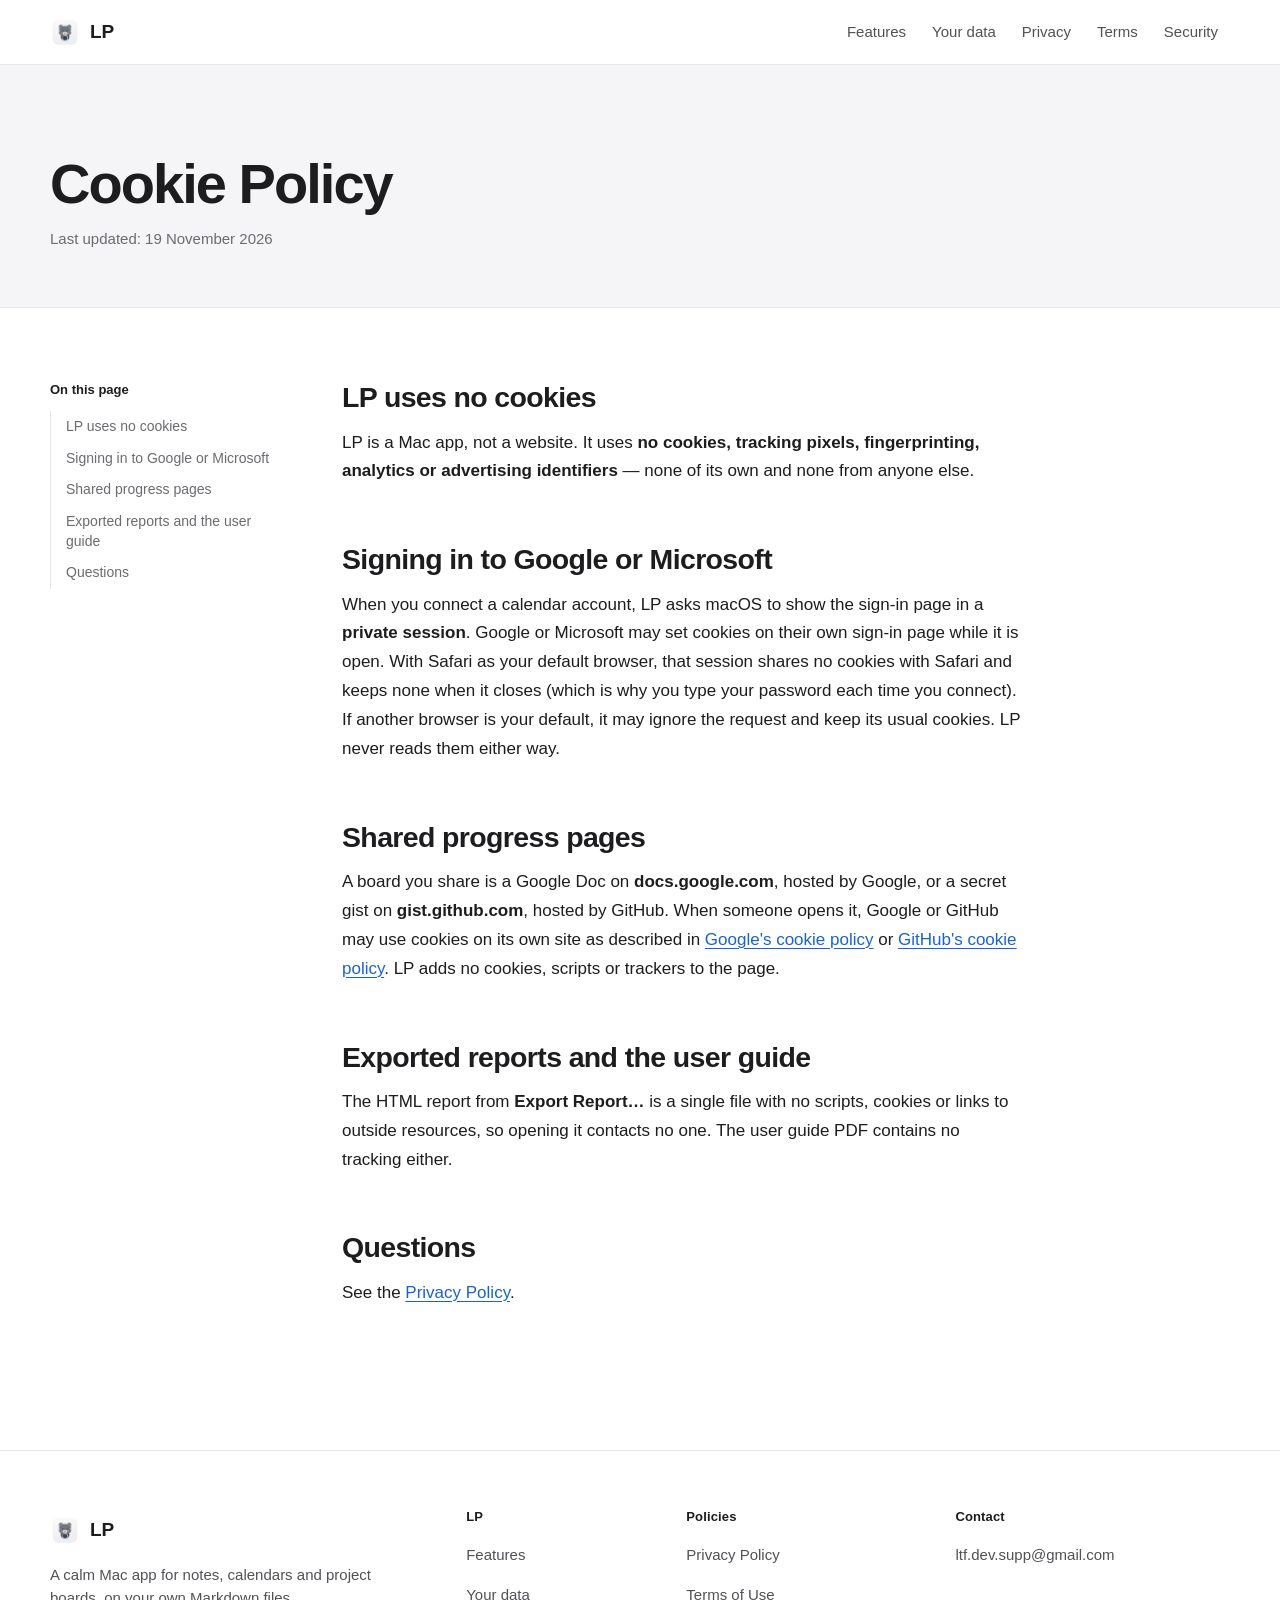
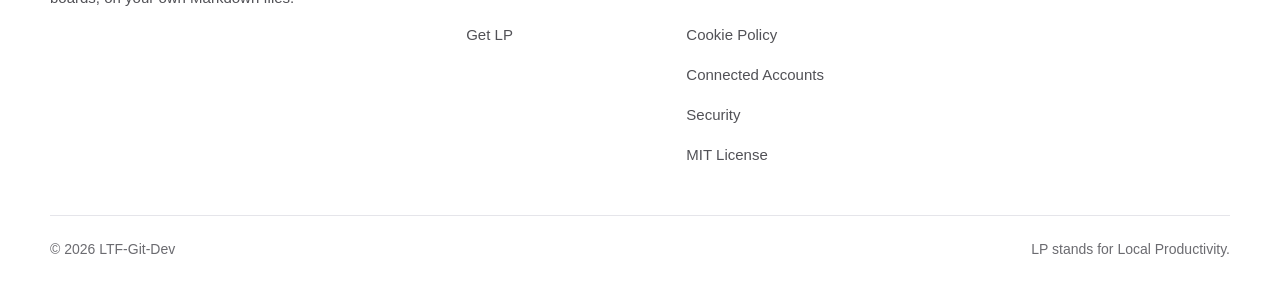
<file: cookies.html>
<!doctype html>
<html lang="en">
<head>
<meta charset="utf-8">
<meta name="viewport" content="width=device-width, initial-scale=1">
<meta http-equiv="Content-Security-Policy" content="default-src 'none'; img-src 'self'; style-src 'self'; base-uri 'none'; form-action 'none'">
<meta name="referrer" content="strict-origin-when-cross-origin">
<title>Cookie Policy · LP</title>
<meta name="description" content="LP&#x27;s cookie policy.">
<link rel="canonical" href="https://ltf-git-dev.github.io/cookies.html">
<meta name="color-scheme" content="light dark">
<meta name="theme-color" content="#ffffff" media="(prefers-color-scheme: light)">
<meta name="theme-color" content="#0e0e10" media="(prefers-color-scheme: dark)">
<meta property="og:type" content="website">
<meta property="og:site_name" content="LP">
<meta property="og:title" content="Cookie Policy · LP">
<meta property="og:description" content="LP&#x27;s cookie policy.">
<meta property="og:url" content="https://ltf-git-dev.github.io/cookies.html">
<meta property="og:image" content="https://ltf-git-dev.github.io/icon.png">
<meta name="twitter:card" content="summary">
<link rel="icon" href="icon.png" type="image/png">
<link rel="apple-touch-icon" href="icon.png">
<link rel="stylesheet" href="assets/site.css?v=8b05e4d30b">
</head>
<body>
<a class="skip-link" href="#main">Skip to content</a>
<header class="site-header" id="top">
  <div class="wrap header-row">
    <a class="brand" href="./"><img src="icon.png" width="30" height="30" alt=""><span>LP</span></a>
    <nav class="site-nav" aria-label="Main"><a href="./#features">Features</a><a href="./#data">Your data</a><a href="privacy.html">Privacy</a><a href="terms.html">Terms</a><a href="security.html">Security</a></nav>
  </div>
</header>
<main id="main" tabindex="-1">
<header class="doc-head"><div class="wrap"><h1>Cookie Policy</h1><p class="doc-meta">Last updated: 19 November 2026</p></div></header>
<div class="wrap doc-layout has-toc"><nav class="toc" aria-label="On this page"><p class="toc-title">On this page</p><ol><li><a href="#lp-uses-no-cookies">LP uses no cookies</a></li><li><a href="#signing-in-to-google-or-microsoft">Signing in to Google or Microsoft</a></li><li><a href="#shared-progress-pages">Shared progress pages</a></li><li><a href="#exported-reports-and-the-user-guide">Exported reports and the user guide</a></li><li><a href="#questions">Questions</a></li></ol></nav><article class="prose">
<h2 id="lp-uses-no-cookies">LP uses no cookies</h2>
<p>LP is a Mac app, not a website. It uses <strong>no cookies, tracking pixels, fingerprinting, analytics or advertising identifiers</strong> — none of its own and none from anyone else.</p>
<h2 id="signing-in-to-google-or-microsoft">Signing in to Google or Microsoft</h2>
<p>When you connect a calendar account, LP asks macOS to show the sign-in page in a <strong>private session</strong>. Google or Microsoft may set cookies on their own sign-in page while it is open. With Safari as your default browser, that session shares no cookies with Safari and keeps none when it closes (which is why you type your password each time you connect). If another browser is your default, it may ignore the request and keep its usual cookies. LP never reads them either way.</p>
<h2 id="shared-progress-pages">Shared progress pages</h2>
<p>A board you share is a Google Doc on <strong>docs.google.com</strong>, hosted by Google, or a secret gist on <strong>gist.github.com</strong>, hosted by GitHub. When someone opens it, Google or GitHub may use cookies on its own site as described in <a href="https://policies.google.com/technologies/cookies">Google's cookie policy</a> or <a href="https://docs.github.com/site-policy/privacy-policies/github-cookies">GitHub's cookie policy</a>. LP adds no cookies, scripts or trackers to the page.</p>
<h2 id="exported-reports-and-the-user-guide">Exported reports and the user guide</h2>
<p>The HTML report from <strong>Export Report…</strong> is a single file with no scripts, cookies or links to outside resources, so opening it contacts no one. The user guide PDF contains no tracking either.</p>
<h2 id="questions">Questions</h2>
<p>See the <a href="privacy.html">Privacy Policy</a>.</p>
</article></div>
</main>
<footer class="site-footer">
  <div class="wrap">
    <div class="footer-grid">
      <div class="footer-brand">
        <a class="brand" href="./"><img src="icon.png" width="30" height="30" alt=""><span>LP</span></a>
        <p>A calm Mac app for notes, calendars and project boards, on your own Markdown files.</p>
      </div>
      <nav class="footer-col" aria-labelledby="footer-lp"><h2 id="footer-lp">LP</h2><ul>
        <li><a href="./#features">Features</a></li><li><a href="./#data">Your data</a></li><li><a href="./#get-lp">Get LP</a></li>
      </ul></nav>
      <nav class="footer-col" aria-labelledby="footer-policies"><h2 id="footer-policies">Policies</h2><ul>
        <li><a href="privacy.html">Privacy Policy</a></li><li><a href="terms.html">Terms of Use</a></li><li><a href="cookies.html">Cookie Policy</a></li><li><a href="connected-accounts.html">Connected Accounts</a></li><li><a href="security.html">Security</a></li><li><a href="license.html">MIT License</a></li>
      </ul></nav>
      <div class="footer-col"><h2>Contact</h2><ul><li><a href="mailto:ltf.dev.supp@gmail.com">ltf.dev.supp@gmail.com</a></li></ul></div>
    </div>
    <div class="footer-base"><p>© 2026 LTF-Git-Dev</p><p>LP stands for Local Productivity.</p></div>
  </div>
</footer>
</body>
</html>
</file>
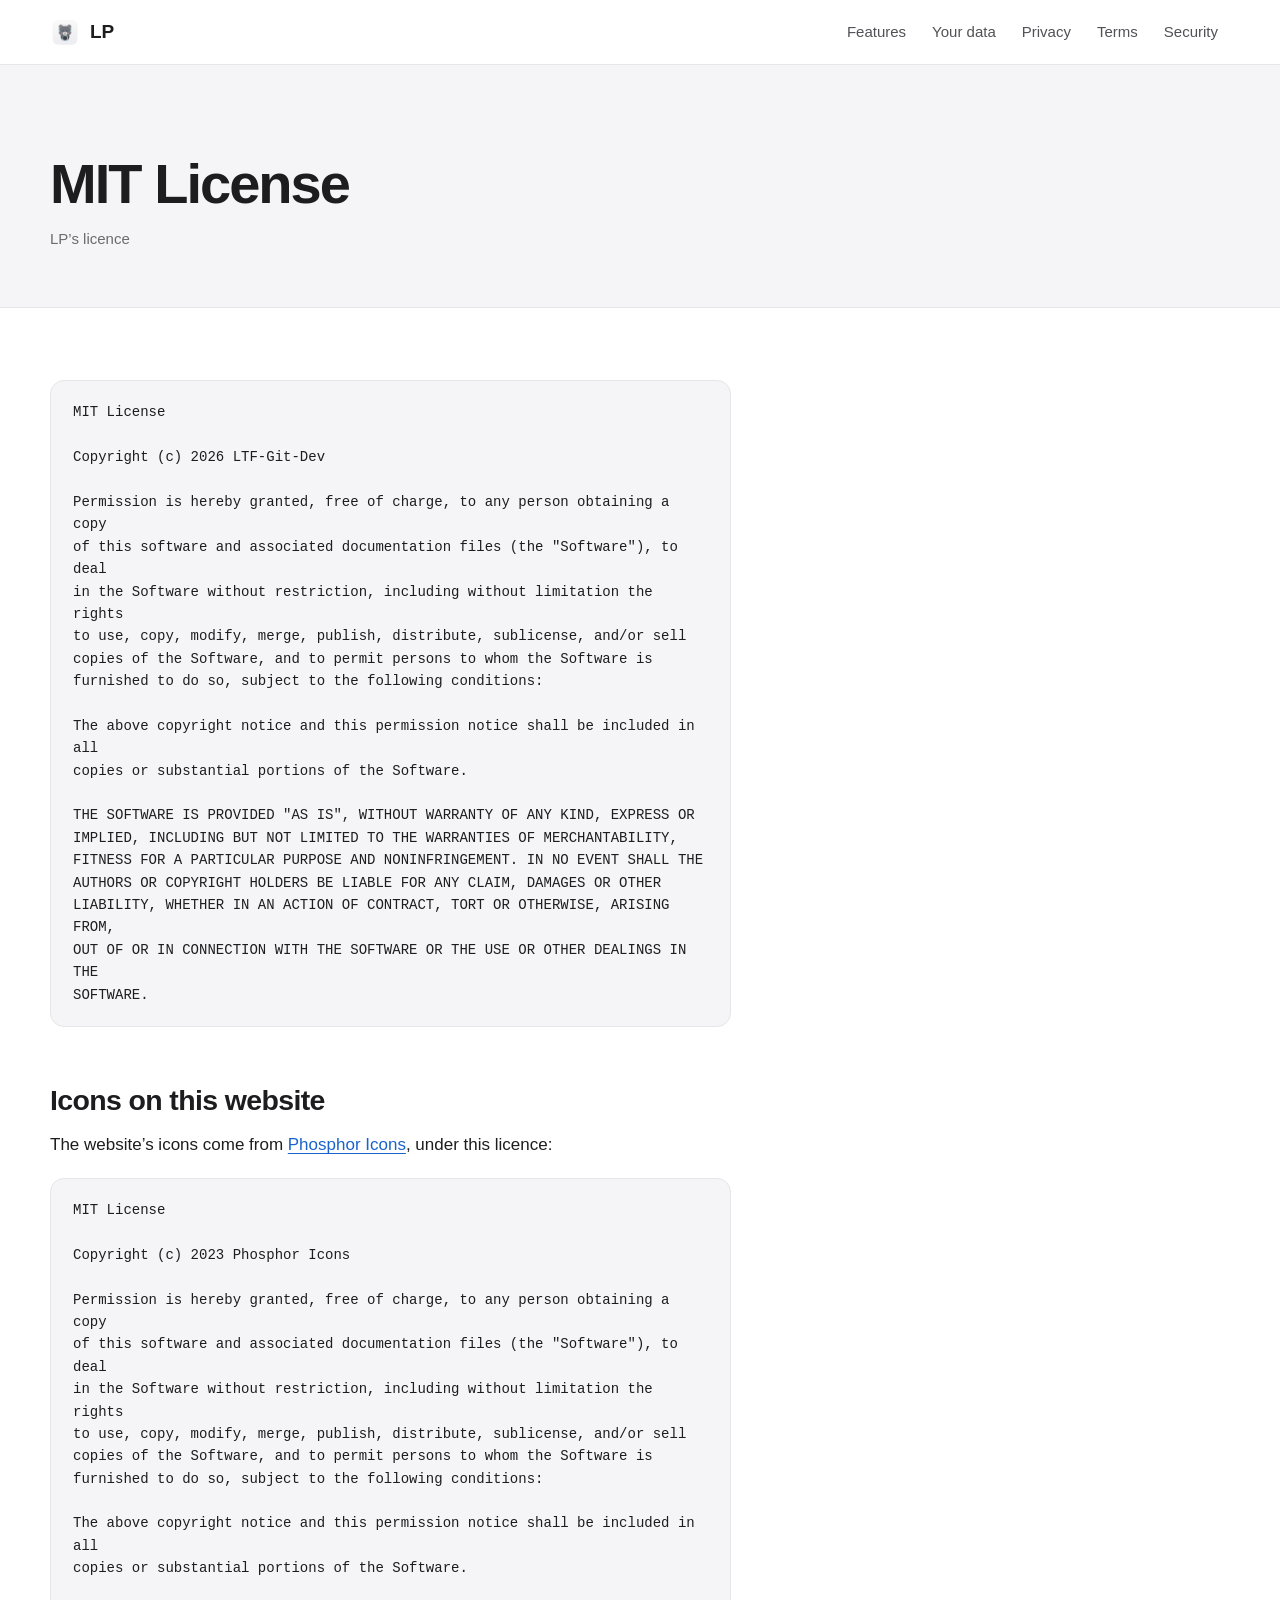
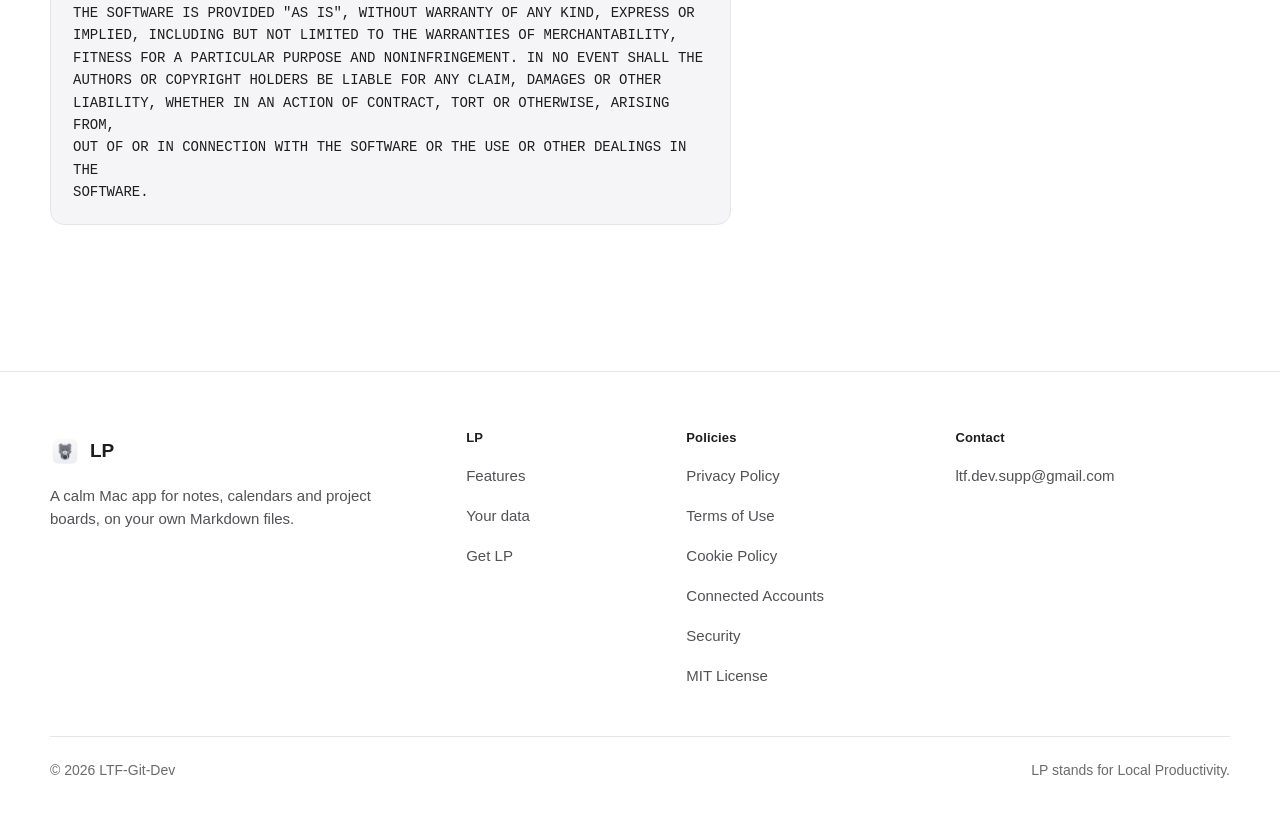
<file: license.html>
<!doctype html>
<html lang="en">
<head>
<meta charset="utf-8">
<meta name="viewport" content="width=device-width, initial-scale=1">
<meta http-equiv="Content-Security-Policy" content="default-src 'none'; img-src 'self'; style-src 'self'; base-uri 'none'; form-action 'none'">
<meta name="referrer" content="strict-origin-when-cross-origin">
<title>MIT License · LP</title>
<meta name="description" content="LP&#x27;s licence.">
<link rel="canonical" href="https://ltf-git-dev.github.io/license.html">
<meta name="color-scheme" content="light dark">
<meta name="theme-color" content="#ffffff" media="(prefers-color-scheme: light)">
<meta name="theme-color" content="#0e0e10" media="(prefers-color-scheme: dark)">
<meta property="og:type" content="website">
<meta property="og:site_name" content="LP">
<meta property="og:title" content="MIT License · LP">
<meta property="og:description" content="LP&#x27;s licence.">
<meta property="og:url" content="https://ltf-git-dev.github.io/license.html">
<meta property="og:image" content="https://ltf-git-dev.github.io/icon.png">
<meta name="twitter:card" content="summary">
<link rel="icon" href="icon.png" type="image/png">
<link rel="apple-touch-icon" href="icon.png">
<link rel="stylesheet" href="assets/site.css?v=8b05e4d30b">
</head>
<body>
<a class="skip-link" href="#main">Skip to content</a>
<header class="site-header" id="top">
  <div class="wrap header-row">
    <a class="brand" href="./"><img src="icon.png" width="30" height="30" alt=""><span>LP</span></a>
    <nav class="site-nav" aria-label="Main"><a href="./#features">Features</a><a href="./#data">Your data</a><a href="privacy.html">Privacy</a><a href="terms.html">Terms</a><a href="security.html">Security</a></nav>
  </div>
</header>
<main id="main" tabindex="-1">
<header class="doc-head"><div class="wrap"><h1>MIT License</h1><p class="doc-meta">LP’s licence</p></div></header><div class="wrap doc-layout"><article class="prose"><pre>MIT License

Copyright (c) 2026 LTF-Git-Dev

Permission is hereby granted, free of charge, to any person obtaining a copy
of this software and associated documentation files (the &quot;Software&quot;), to deal
in the Software without restriction, including without limitation the rights
to use, copy, modify, merge, publish, distribute, sublicense, and/or sell
copies of the Software, and to permit persons to whom the Software is
furnished to do so, subject to the following conditions:

The above copyright notice and this permission notice shall be included in all
copies or substantial portions of the Software.

THE SOFTWARE IS PROVIDED &quot;AS IS&quot;, WITHOUT WARRANTY OF ANY KIND, EXPRESS OR
IMPLIED, INCLUDING BUT NOT LIMITED TO THE WARRANTIES OF MERCHANTABILITY,
FITNESS FOR A PARTICULAR PURPOSE AND NONINFRINGEMENT. IN NO EVENT SHALL THE
AUTHORS OR COPYRIGHT HOLDERS BE LIABLE FOR ANY CLAIM, DAMAGES OR OTHER
LIABILITY, WHETHER IN AN ACTION OF CONTRACT, TORT OR OTHERWISE, ARISING FROM,
OUT OF OR IN CONNECTION WITH THE SOFTWARE OR THE USE OR OTHER DEALINGS IN THE
SOFTWARE.
</pre><h2 id="icons-on-this-website">Icons on this website</h2><p>The website’s icons come from <a href="https://phosphoricons.com">Phosphor Icons</a>, under this licence:</p><pre>MIT License

Copyright (c) 2023 Phosphor Icons

Permission is hereby granted, free of charge, to any person obtaining a copy
of this software and associated documentation files (the &quot;Software&quot;), to deal
in the Software without restriction, including without limitation the rights
to use, copy, modify, merge, publish, distribute, sublicense, and/or sell
copies of the Software, and to permit persons to whom the Software is
furnished to do so, subject to the following conditions:

The above copyright notice and this permission notice shall be included in all
copies or substantial portions of the Software.

THE SOFTWARE IS PROVIDED &quot;AS IS&quot;, WITHOUT WARRANTY OF ANY KIND, EXPRESS OR
IMPLIED, INCLUDING BUT NOT LIMITED TO THE WARRANTIES OF MERCHANTABILITY,
FITNESS FOR A PARTICULAR PURPOSE AND NONINFRINGEMENT. IN NO EVENT SHALL THE
AUTHORS OR COPYRIGHT HOLDERS BE LIABLE FOR ANY CLAIM, DAMAGES OR OTHER
LIABILITY, WHETHER IN AN ACTION OF CONTRACT, TORT OR OTHERWISE, ARISING FROM,
OUT OF OR IN CONNECTION WITH THE SOFTWARE OR THE USE OR OTHER DEALINGS IN THE
SOFTWARE.
</pre></article></div>
</main>
<footer class="site-footer">
  <div class="wrap">
    <div class="footer-grid">
      <div class="footer-brand">
        <a class="brand" href="./"><img src="icon.png" width="30" height="30" alt=""><span>LP</span></a>
        <p>A calm Mac app for notes, calendars and project boards, on your own Markdown files.</p>
      </div>
      <nav class="footer-col" aria-labelledby="footer-lp"><h2 id="footer-lp">LP</h2><ul>
        <li><a href="./#features">Features</a></li><li><a href="./#data">Your data</a></li><li><a href="./#get-lp">Get LP</a></li>
      </ul></nav>
      <nav class="footer-col" aria-labelledby="footer-policies"><h2 id="footer-policies">Policies</h2><ul>
        <li><a href="privacy.html">Privacy Policy</a></li><li><a href="terms.html">Terms of Use</a></li><li><a href="cookies.html">Cookie Policy</a></li><li><a href="connected-accounts.html">Connected Accounts</a></li><li><a href="security.html">Security</a></li><li><a href="license.html">MIT License</a></li>
      </ul></nav>
      <div class="footer-col"><h2>Contact</h2><ul><li><a href="mailto:ltf.dev.supp@gmail.com">ltf.dev.supp@gmail.com</a></li></ul></div>
    </div>
    <div class="footer-base"><p>© 2026 LTF-Git-Dev</p><p>LP stands for Local Productivity.</p></div>
  </div>
</footer>
</body>
</html>
</file>
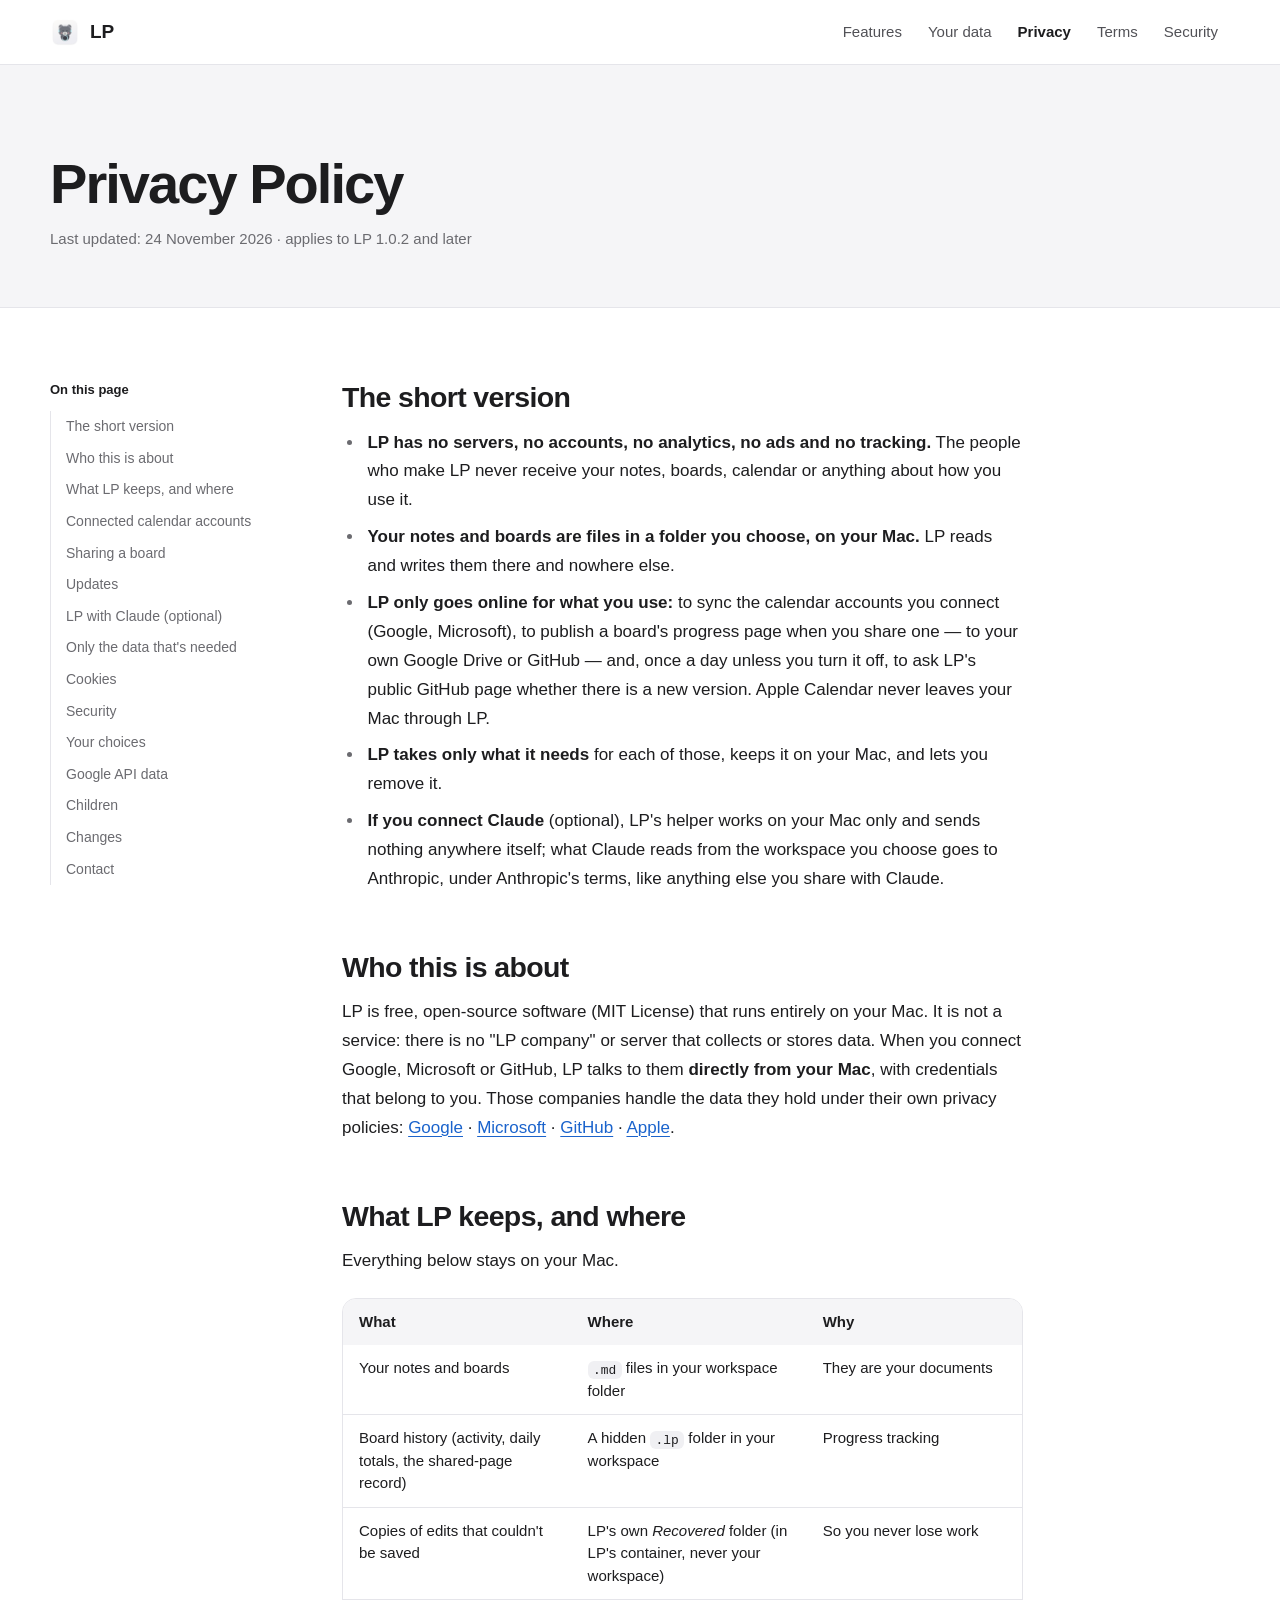
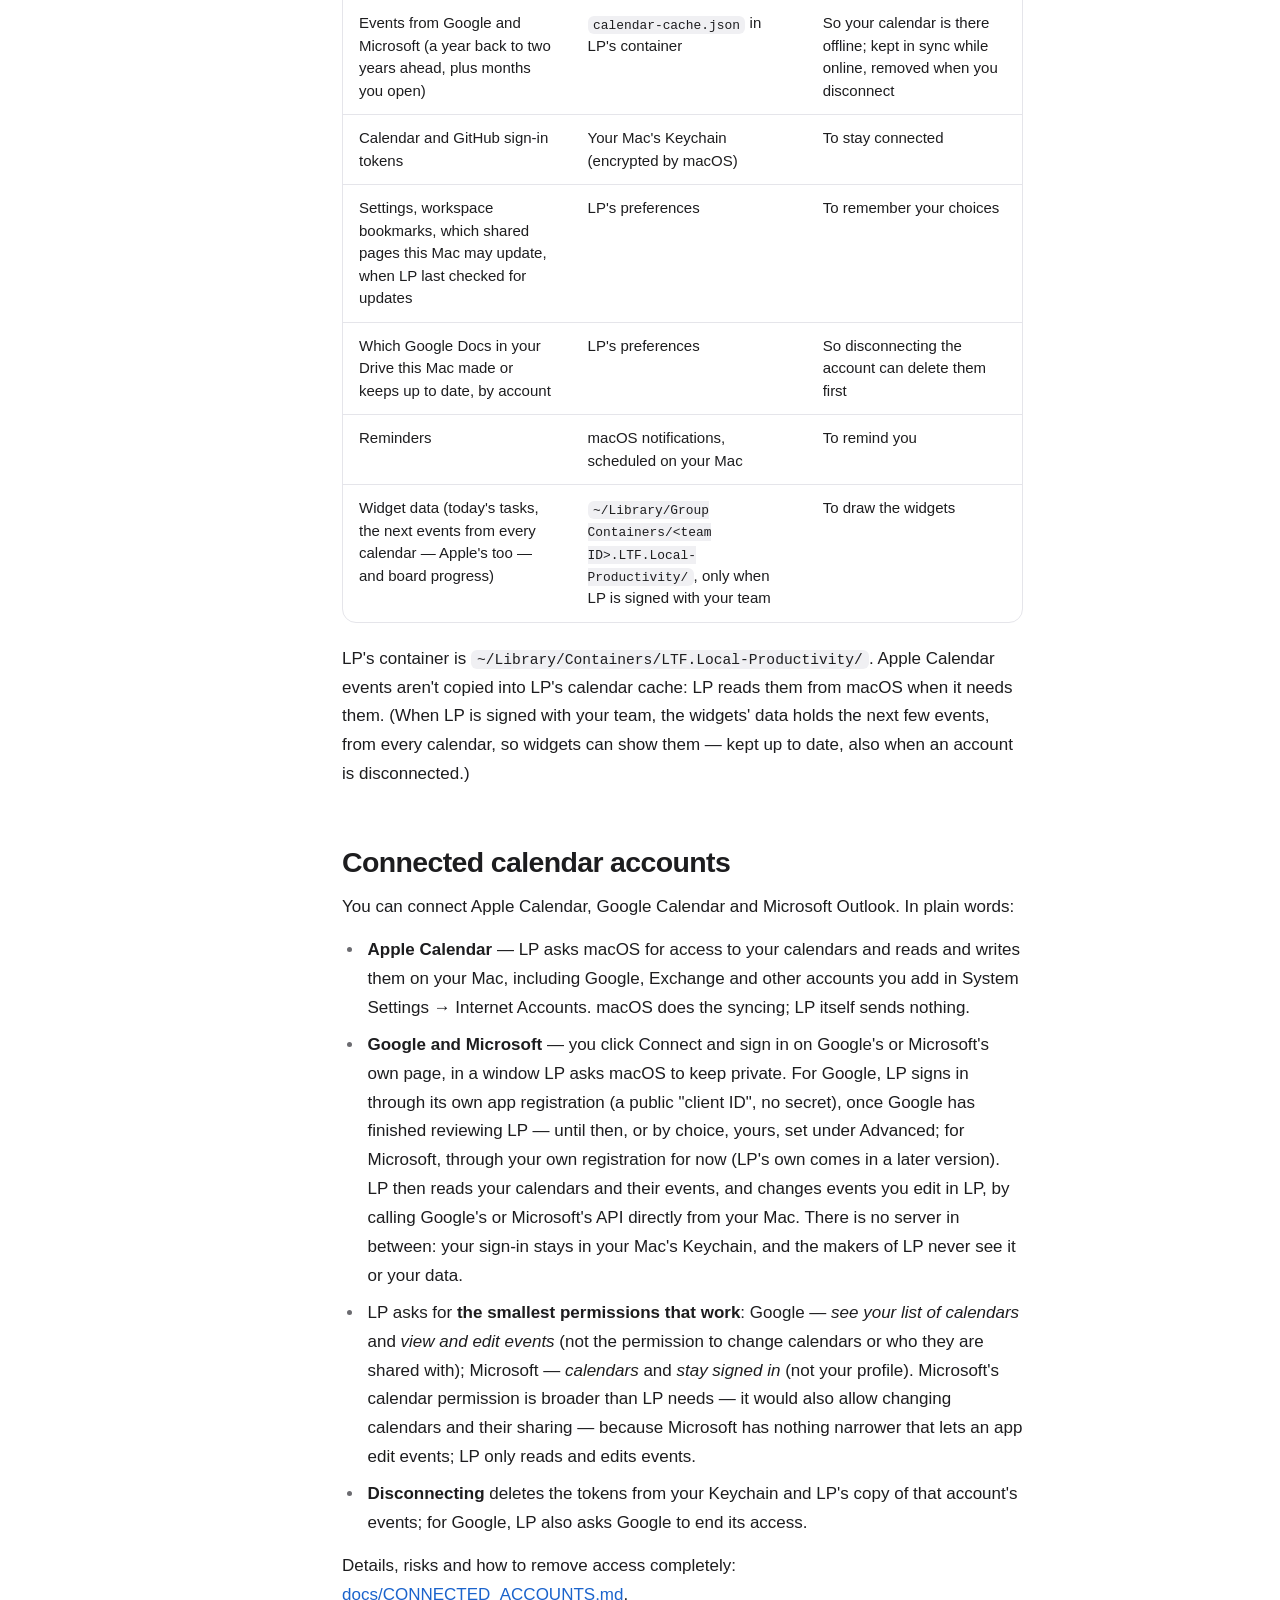
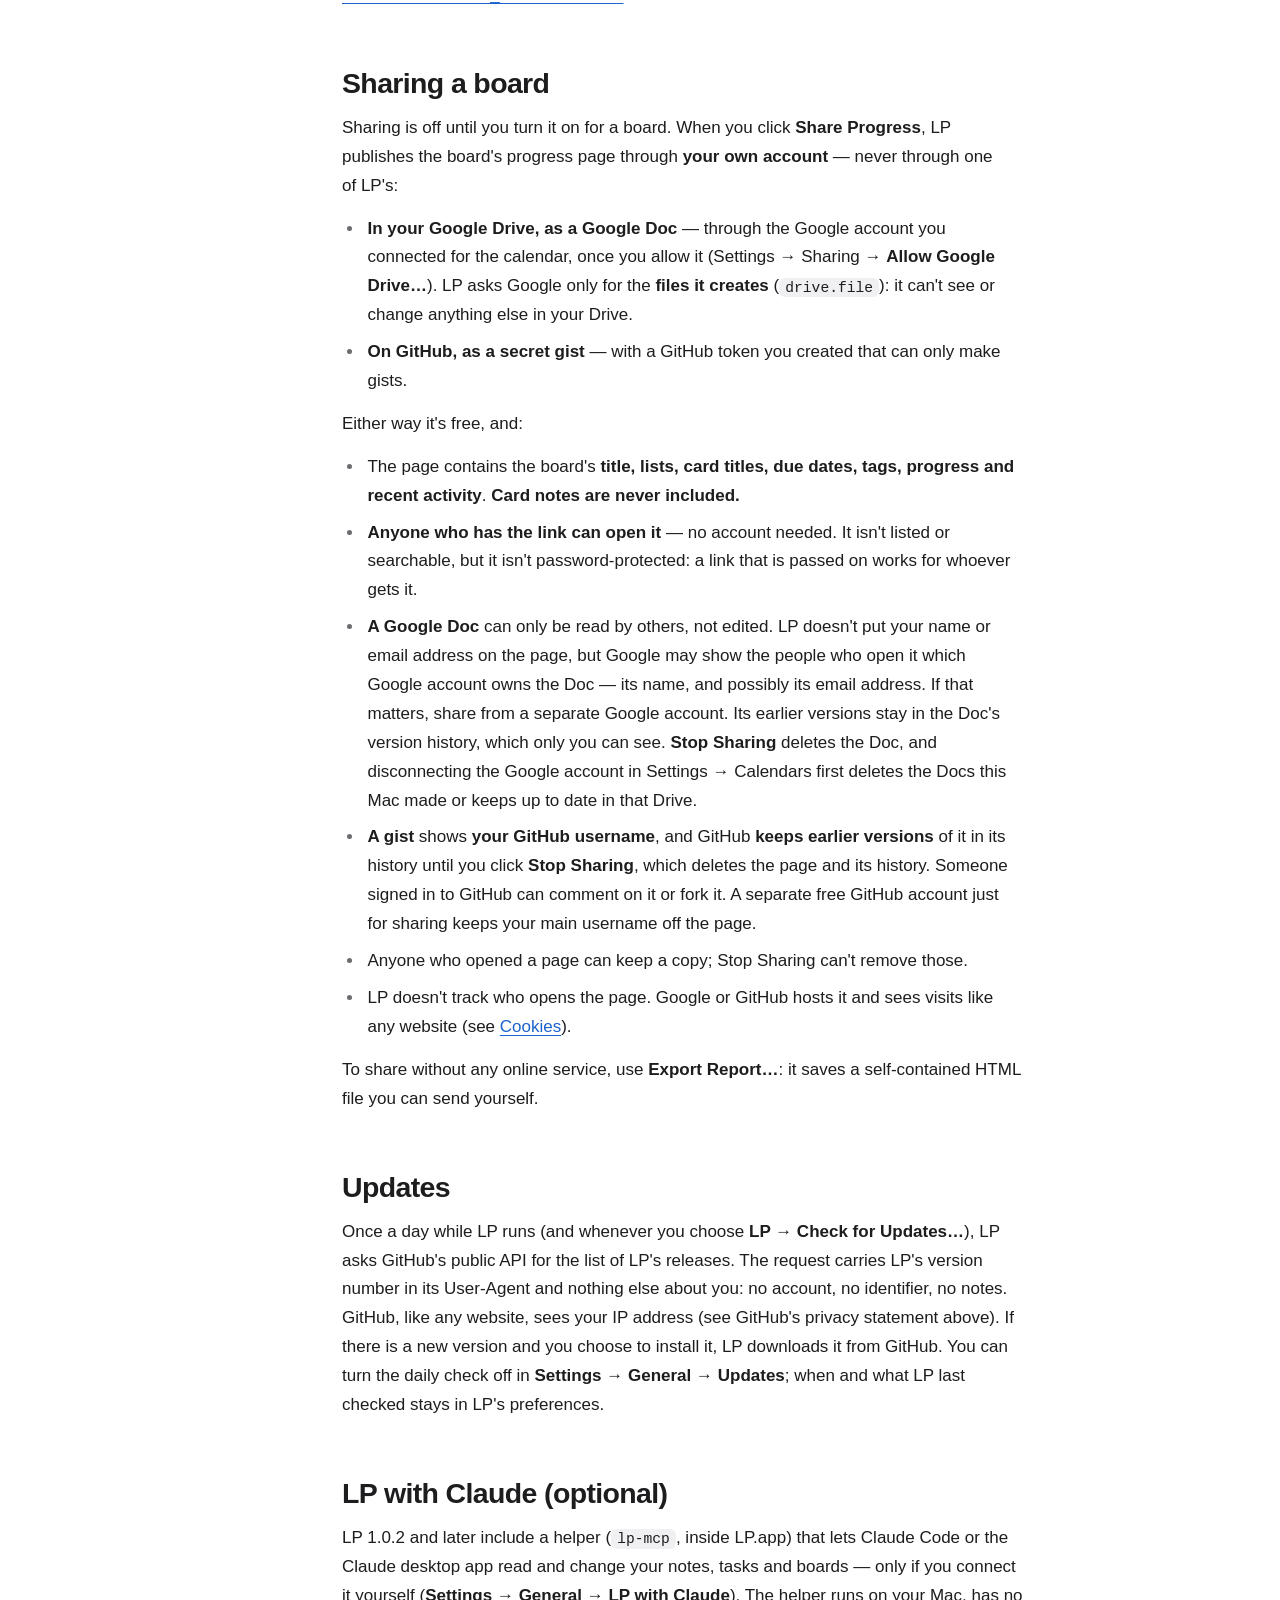
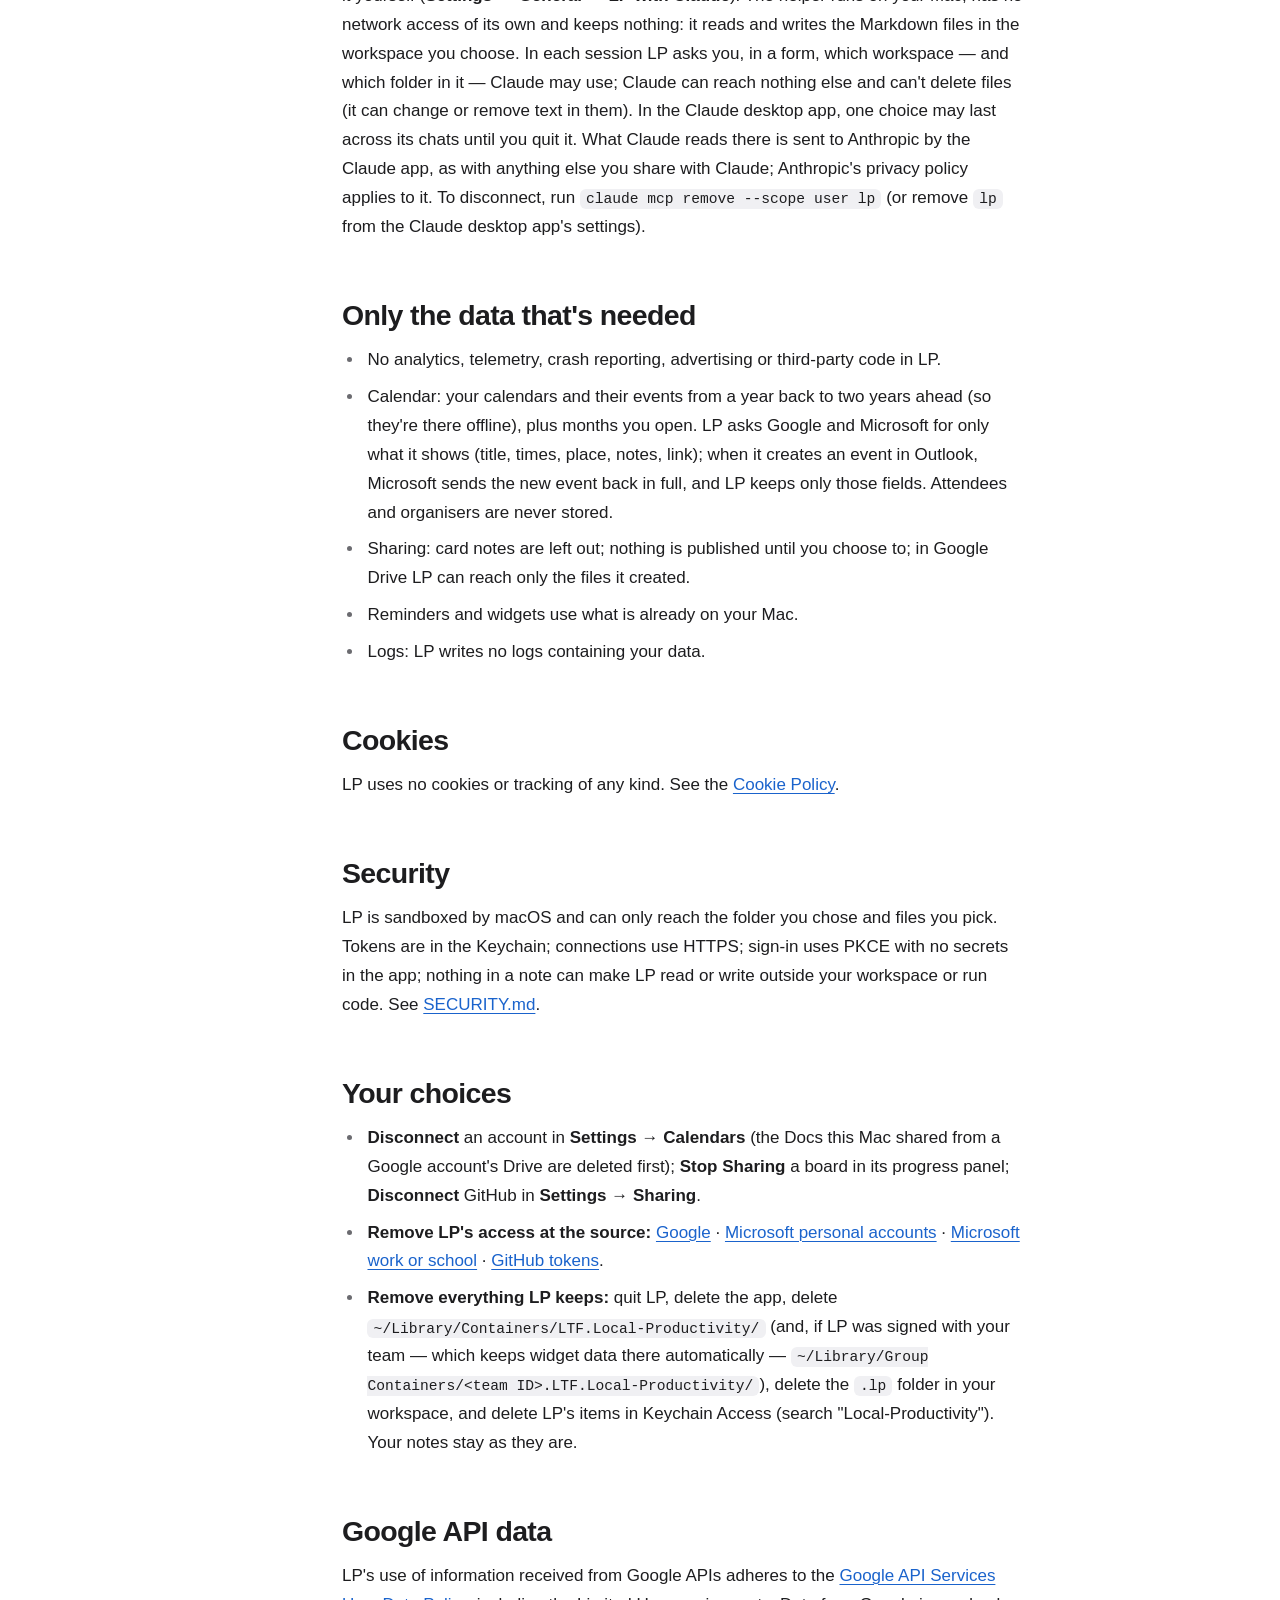
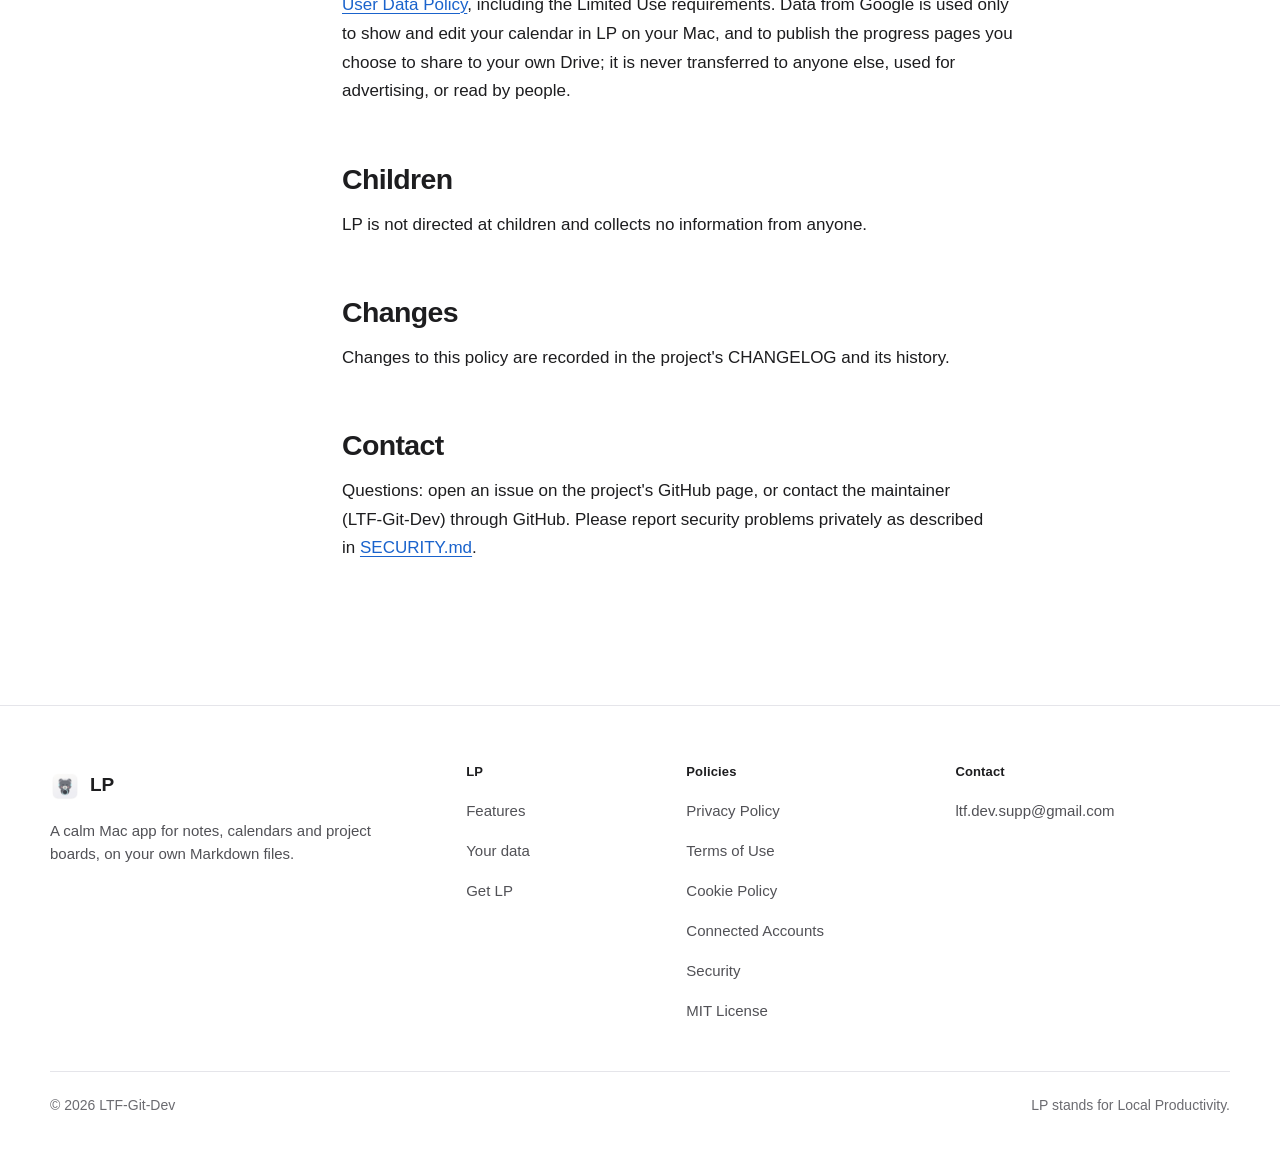
<file: privacy.html>
<!doctype html>
<html lang="en">
<head>
<meta charset="utf-8">
<meta name="viewport" content="width=device-width, initial-scale=1">
<meta http-equiv="Content-Security-Policy" content="default-src 'none'; img-src 'self'; style-src 'self'; base-uri 'none'; form-action 'none'">
<meta name="referrer" content="strict-origin-when-cross-origin">
<title>Privacy Policy · LP</title>
<meta name="description" content="LP&#x27;s privacy policy.">
<link rel="canonical" href="https://ltf-git-dev.github.io/privacy.html">
<meta name="color-scheme" content="light dark">
<meta name="theme-color" content="#ffffff" media="(prefers-color-scheme: light)">
<meta name="theme-color" content="#0e0e10" media="(prefers-color-scheme: dark)">
<meta property="og:type" content="website">
<meta property="og:site_name" content="LP">
<meta property="og:title" content="Privacy Policy · LP">
<meta property="og:description" content="LP&#x27;s privacy policy.">
<meta property="og:url" content="https://ltf-git-dev.github.io/privacy.html">
<meta property="og:image" content="https://ltf-git-dev.github.io/icon.png">
<meta name="twitter:card" content="summary">
<link rel="icon" href="icon.png" type="image/png">
<link rel="apple-touch-icon" href="icon.png">
<link rel="stylesheet" href="assets/site.css?v=8b05e4d30b">
</head>
<body>
<a class="skip-link" href="#main">Skip to content</a>
<header class="site-header" id="top">
  <div class="wrap header-row">
    <a class="brand" href="./"><img src="icon.png" width="30" height="30" alt=""><span>LP</span></a>
    <nav class="site-nav" aria-label="Main"><a href="./#features">Features</a><a href="./#data">Your data</a><a href="privacy.html" aria-current="page">Privacy</a><a href="terms.html">Terms</a><a href="security.html">Security</a></nav>
  </div>
</header>
<main id="main" tabindex="-1">
<header class="doc-head"><div class="wrap"><h1>Privacy Policy</h1><p class="doc-meta">Last updated: 24 November 2026 · applies to LP 1.0.2 and later</p></div></header>
<div class="wrap doc-layout has-toc"><nav class="toc" aria-label="On this page"><p class="toc-title">On this page</p><ol><li><a href="#the-short-version">The short version</a></li><li><a href="#who-this-is-about">Who this is about</a></li><li><a href="#what-lp-keeps-and-where">What LP keeps, and where</a></li><li><a href="#connected-calendar-accounts">Connected calendar accounts</a></li><li><a href="#sharing-a-board">Sharing a board</a></li><li><a href="#updates">Updates</a></li><li><a href="#lp-with-claude-optional">LP with Claude (optional)</a></li><li><a href="#only-the-data-that-s-needed">Only the data that&#x27;s needed</a></li><li><a href="#cookies">Cookies</a></li><li><a href="#security">Security</a></li><li><a href="#your-choices">Your choices</a></li><li><a href="#google-api-data">Google API data</a></li><li><a href="#children">Children</a></li><li><a href="#changes">Changes</a></li><li><a href="#contact">Contact</a></li></ol></nav><article class="prose">
<h2 id="the-short-version">The short version</h2>
<ul><li><strong>LP has no servers, no accounts, no analytics, no ads and no tracking.</strong> The people who make LP never receive your notes, boards, calendar or anything about how you use it.</li><li><strong>Your notes and boards are files in a folder you choose, on your Mac.</strong> LP reads and writes them there and nowhere else.</li><li><strong>LP only goes online for what you use:</strong> to sync the calendar accounts you connect (Google, Microsoft), to publish a board's progress page when you share one — to your own Google Drive or GitHub — and, once a day unless you turn it off, to ask LP's public GitHub page whether there is a new version. Apple Calendar never leaves your Mac through LP.</li><li><strong>LP takes only what it needs</strong> for each of those, keeps it on your Mac, and lets you remove it.</li><li><strong>If you connect Claude</strong> (optional), LP's helper works on your Mac only and sends nothing anywhere itself; what Claude reads from the workspace you choose goes to Anthropic, under Anthropic's terms, like anything else you share with Claude.</li></ul>
<h2 id="who-this-is-about">Who this is about</h2>
<p>LP is free, open-source software (MIT License) that runs entirely on your Mac. It is not a service: there is no "LP company" or server that collects or stores data. When you connect Google, Microsoft or GitHub, LP talks to them <strong>directly from your Mac</strong>, with credentials that belong to you. Those companies handle the data they hold under their own privacy policies: <a href="https://policies.google.com/privacy">Google</a> · <a href="https://privacy.microsoft.com/privacystatement">Microsoft</a> · <a href="https://docs.github.com/site-policy/privacy-policies/github-general-privacy-statement">GitHub</a> · <a href="https://www.apple.com/legal/privacy/">Apple</a>.</p>
<h2 id="what-lp-keeps-and-where">What LP keeps, and where</h2>
<p>Everything below stays on your Mac.</p>
<div class="table" role="region" aria-label="Table" tabindex="0"><table><thead><tr><th scope="col">What</th><th scope="col">Where</th><th scope="col">Why</th></tr></thead><tbody><tr><td>Your notes and boards</td><td><code>.md</code> files in your workspace folder</td><td>They are your documents</td></tr><tr><td>Board history (activity, daily totals, the shared-page record)</td><td>A hidden <code>.lp</code> folder in your workspace</td><td>Progress tracking</td></tr><tr><td>Copies of edits that couldn't be saved</td><td>LP's own <em>Recovered</em> folder (in LP's container, never your workspace)</td><td>So you never lose work</td></tr><tr><td>Events from Google and Microsoft (a year back to two years ahead, plus months you open)</td><td><code>calendar-cache.json</code> in LP's container</td><td>So your calendar is there offline; kept in sync while online, removed when you disconnect</td></tr><tr><td>Calendar and GitHub sign-in tokens</td><td>Your Mac's Keychain (encrypted by macOS)</td><td>To stay connected</td></tr><tr><td>Settings, workspace bookmarks, which shared pages this Mac may update, when LP last checked for updates</td><td>LP's preferences</td><td>To remember your choices</td></tr><tr><td>Which Google Docs in your Drive this Mac made or keeps up to date, by account</td><td>LP's preferences</td><td>So disconnecting the account can delete them first</td></tr><tr><td>Reminders</td><td>macOS notifications, scheduled on your Mac</td><td>To remind you</td></tr><tr><td>Widget data (today's tasks, the next events from every calendar — Apple's too — and board progress)</td><td><code>~/Library/Group Containers/&lt;team ID&gt;.LTF.Local-Productivity/</code>, only when LP is signed with your team</td><td>To draw the widgets</td></tr></tbody></table></div>
<p>LP's container is <code>~/Library/Containers/LTF.Local-Productivity/</code>. Apple Calendar events aren't copied into LP's calendar cache: LP reads them from macOS when it needs them. (When LP is signed with your team, the widgets' data holds the next few events, from every calendar, so widgets can show them — kept up to date, also when an account is disconnected.)</p>
<h2 id="connected-calendar-accounts">Connected calendar accounts</h2>
<p>You can connect Apple Calendar, Google Calendar and Microsoft Outlook. In plain words:</p>
<ul><li><strong>Apple Calendar</strong> — LP asks macOS for access to your calendars and reads and writes them on your Mac, including Google, Exchange and other accounts you add in System Settings → Internet Accounts. macOS does the syncing; LP itself sends nothing.</li><li><strong>Google and Microsoft</strong> — you click Connect and sign in on Google's or Microsoft's own page, in a window LP asks macOS to keep private. For Google, LP signs in through its own app registration (a public "client ID", no secret), once Google has finished reviewing LP — until then, or by choice, yours, set under Advanced; for Microsoft, through your own registration for now (LP's own comes in a later version). LP then reads your calendars and their events, and changes events you edit in LP, by calling Google's or Microsoft's API directly from your Mac. There is no server in between: your sign-in stays in your Mac's Keychain, and the makers of LP never see it or your data.</li><li>LP asks for <strong>the smallest permissions that work</strong>: Google — <em>see your list of calendars</em> and <em>view and edit events</em> (not the permission to change calendars or who they are shared with); Microsoft — <em>calendars</em> and <em>stay signed in</em> (not your profile). Microsoft's calendar permission is broader than LP needs — it would also allow changing calendars and their sharing — because Microsoft has nothing narrower that lets an app edit events; LP only reads and edits events.</li><li><strong>Disconnecting</strong> deletes the tokens from your Keychain and LP's copy of that account's events; for Google, LP also asks Google to end its access.</li></ul>
<p>Details, risks and how to remove access completely: <a href="connected-accounts.html">docs/CONNECTED_ACCOUNTS.md</a>.</p>
<h2 id="sharing-a-board">Sharing a board</h2>
<p>Sharing is off until you turn it on for a board. When you click <strong>Share Progress</strong>, LP publishes the board's progress page through <strong>your own account</strong> — never through one of LP's:</p>
<ul><li><strong>In your Google Drive, as a Google Doc</strong> — through the Google account you connected for the calendar, once you allow it (Settings → Sharing → <strong>Allow Google Drive…</strong>). LP asks Google only for the <strong>files it creates</strong> (<code>drive.file</code>): it can't see or change anything else in your Drive.</li><li><strong>On GitHub, as a secret gist</strong> — with a GitHub token you created that can only make gists.</li></ul>
<p>Either way it's free, and:</p>
<ul><li>The page contains the board's <strong>title, lists, card titles, due dates, tags, progress and recent activity</strong>. <strong>Card notes are never included.</strong></li><li><strong>Anyone who has the link can open it</strong> — no account needed. It isn't listed or searchable, but it isn't password-protected: a link that is passed on works for whoever gets it.</li><li><strong>A Google Doc</strong> can only be read by others, not edited. LP doesn't put your name or email address on the page, but Google may show the people who open it which Google account owns the Doc — its name, and possibly its email address. If that matters, share from a separate Google account. Its earlier versions stay in the Doc's version history, which only you can see. <strong>Stop Sharing</strong> deletes the Doc, and disconnecting the Google account in Settings → Calendars first deletes the Docs this Mac made or keeps up to date in that Drive.</li><li><strong>A gist</strong> shows <strong>your GitHub username</strong>, and GitHub <strong>keeps earlier versions</strong> of it in its history until you click <strong>Stop Sharing</strong>, which deletes the page and its history. Someone signed in to GitHub can comment on it or fork it. A separate free GitHub account just for sharing keeps your main username off the page.</li><li>Anyone who opened a page can keep a copy; Stop Sharing can't remove those.</li><li>LP doesn't track who opens the page. Google or GitHub hosts it and sees visits like any website (see <a href="cookies.html">Cookies</a>).</li></ul>
<p>To share without any online service, use <strong>Export Report…</strong>: it saves a self-contained HTML file you can send yourself.</p>
<h2 id="updates">Updates</h2>
<p>Once a day while LP runs (and whenever you choose <strong>LP → Check for Updates…</strong>), LP asks GitHub's public API for the list of LP's releases. The request carries LP's version number in its User-Agent and nothing else about you: no account, no identifier, no notes. GitHub, like any website, sees your IP address (see GitHub's privacy statement above). If there is a new version and you choose to install it, LP downloads it from GitHub. You can turn the daily check off in <strong>Settings → General → Updates</strong>; when and what LP last checked stays in LP's preferences.</p>
<h2 id="lp-with-claude-optional">LP with Claude (optional)</h2>
<p>LP 1.0.2 and later include a helper (<code>lp-mcp</code>, inside LP.app) that lets Claude Code or the Claude desktop app read and change your notes, tasks and boards — only if you connect it yourself (<strong>Settings → General → LP with Claude</strong>). The helper runs on your Mac, has no network access of its own and keeps nothing: it reads and writes the Markdown files in the workspace you choose. In each session LP asks you, in a form, which workspace — and which folder in it — Claude may use; Claude can reach nothing else and can't delete files (it can change or remove text in them). In the Claude desktop app, one choice may last across its chats until you quit it. What Claude reads there is sent to Anthropic by the Claude app, as with anything else you share with Claude; Anthropic's privacy policy applies to it. To disconnect, run <code>claude mcp remove --scope user lp</code> (or remove <code>lp</code> from the Claude desktop app's settings).</p>
<h2 id="only-the-data-that-s-needed">Only the data that's needed</h2>
<ul><li>No analytics, telemetry, crash reporting, advertising or third-party code in LP.</li><li>Calendar: your calendars and their events from a year back to two years ahead (so they're there offline), plus months you open. LP asks Google and Microsoft for only what it shows (title, times, place, notes, link); when it creates an event in Outlook, Microsoft sends the new event back in full, and LP keeps only those fields. Attendees and organisers are never stored.</li><li>Sharing: card notes are left out; nothing is published until you choose to; in Google Drive LP can reach only the files it created.</li><li>Reminders and widgets use what is already on your Mac.</li><li>Logs: LP writes no logs containing your data.</li></ul>
<h2 id="cookies">Cookies</h2>
<p>LP uses no cookies or tracking of any kind. See the <a href="cookies.html">Cookie Policy</a>.</p>
<h2 id="security">Security</h2>
<p>LP is sandboxed by macOS and can only reach the folder you chose and files you pick. Tokens are in the Keychain; connections use HTTPS; sign-in uses PKCE with no secrets in the app; nothing in a note can make LP read or write outside your workspace or run code. See <a href="security.html">SECURITY.md</a>.</p>
<h2 id="your-choices">Your choices</h2>
<ul><li><strong>Disconnect</strong> an account in <strong>Settings → Calendars</strong> (the Docs this Mac shared from a Google account's Drive are deleted first); <strong>Stop Sharing</strong> a board in its progress panel; <strong>Disconnect</strong> GitHub in <strong>Settings → Sharing</strong>.</li><li><strong>Remove LP's access at the source:</strong> <a href="https://myaccount.google.com/permissions">Google</a> · <a href="https://account.live.com/consent/Manage">Microsoft personal accounts</a> · <a href="https://myapps.microsoft.com">Microsoft work or school</a> · <a href="https://github.com/settings/tokens">GitHub tokens</a>.</li><li><strong>Remove everything LP keeps:</strong> quit LP, delete the app, delete <code>~/Library/Containers/LTF.Local-Productivity/</code> (and, if LP was signed with your team — which keeps widget data there automatically — <code>~/Library/Group Containers/&lt;team ID&gt;.LTF.Local-Productivity/</code>), delete the <code>.lp</code> folder in your workspace, and delete LP's items in Keychain Access (search "Local-Productivity"). Your notes stay as they are.</li></ul>
<h2 id="google-api-data">Google API data</h2>
<p>LP's use of information received from Google APIs adheres to the <a href="https://developers.google.com/terms/api-services-user-data-policy">Google API Services User Data Policy</a>, including the Limited Use requirements. Data from Google is used only to show and edit your calendar in LP on your Mac, and to publish the progress pages you choose to share to your own Drive; it is never transferred to anyone else, used for advertising, or read by people.</p>
<h2 id="children">Children</h2>
<p>LP is not directed at children and collects no information from anyone.</p>
<h2 id="changes">Changes</h2>
<p>Changes to this policy are recorded in the project's CHANGELOG and its history.</p>
<h2 id="contact">Contact</h2>
<p>Questions: open an issue on the project's GitHub page, or contact the maintainer (LTF-Git-Dev) through GitHub. Please report security problems privately as described in <a href="security.html">SECURITY.md</a>.</p>
</article></div>
</main>
<footer class="site-footer">
  <div class="wrap">
    <div class="footer-grid">
      <div class="footer-brand">
        <a class="brand" href="./"><img src="icon.png" width="30" height="30" alt=""><span>LP</span></a>
        <p>A calm Mac app for notes, calendars and project boards, on your own Markdown files.</p>
      </div>
      <nav class="footer-col" aria-labelledby="footer-lp"><h2 id="footer-lp">LP</h2><ul>
        <li><a href="./#features">Features</a></li><li><a href="./#data">Your data</a></li><li><a href="./#get-lp">Get LP</a></li>
      </ul></nav>
      <nav class="footer-col" aria-labelledby="footer-policies"><h2 id="footer-policies">Policies</h2><ul>
        <li><a href="privacy.html">Privacy Policy</a></li><li><a href="terms.html">Terms of Use</a></li><li><a href="cookies.html">Cookie Policy</a></li><li><a href="connected-accounts.html">Connected Accounts</a></li><li><a href="security.html">Security</a></li><li><a href="license.html">MIT License</a></li>
      </ul></nav>
      <div class="footer-col"><h2>Contact</h2><ul><li><a href="mailto:ltf.dev.supp@gmail.com">ltf.dev.supp@gmail.com</a></li></ul></div>
    </div>
    <div class="footer-base"><p>© 2026 LTF-Git-Dev</p><p>LP stands for Local Productivity.</p></div>
  </div>
</footer>
</body>
</html>
</file>
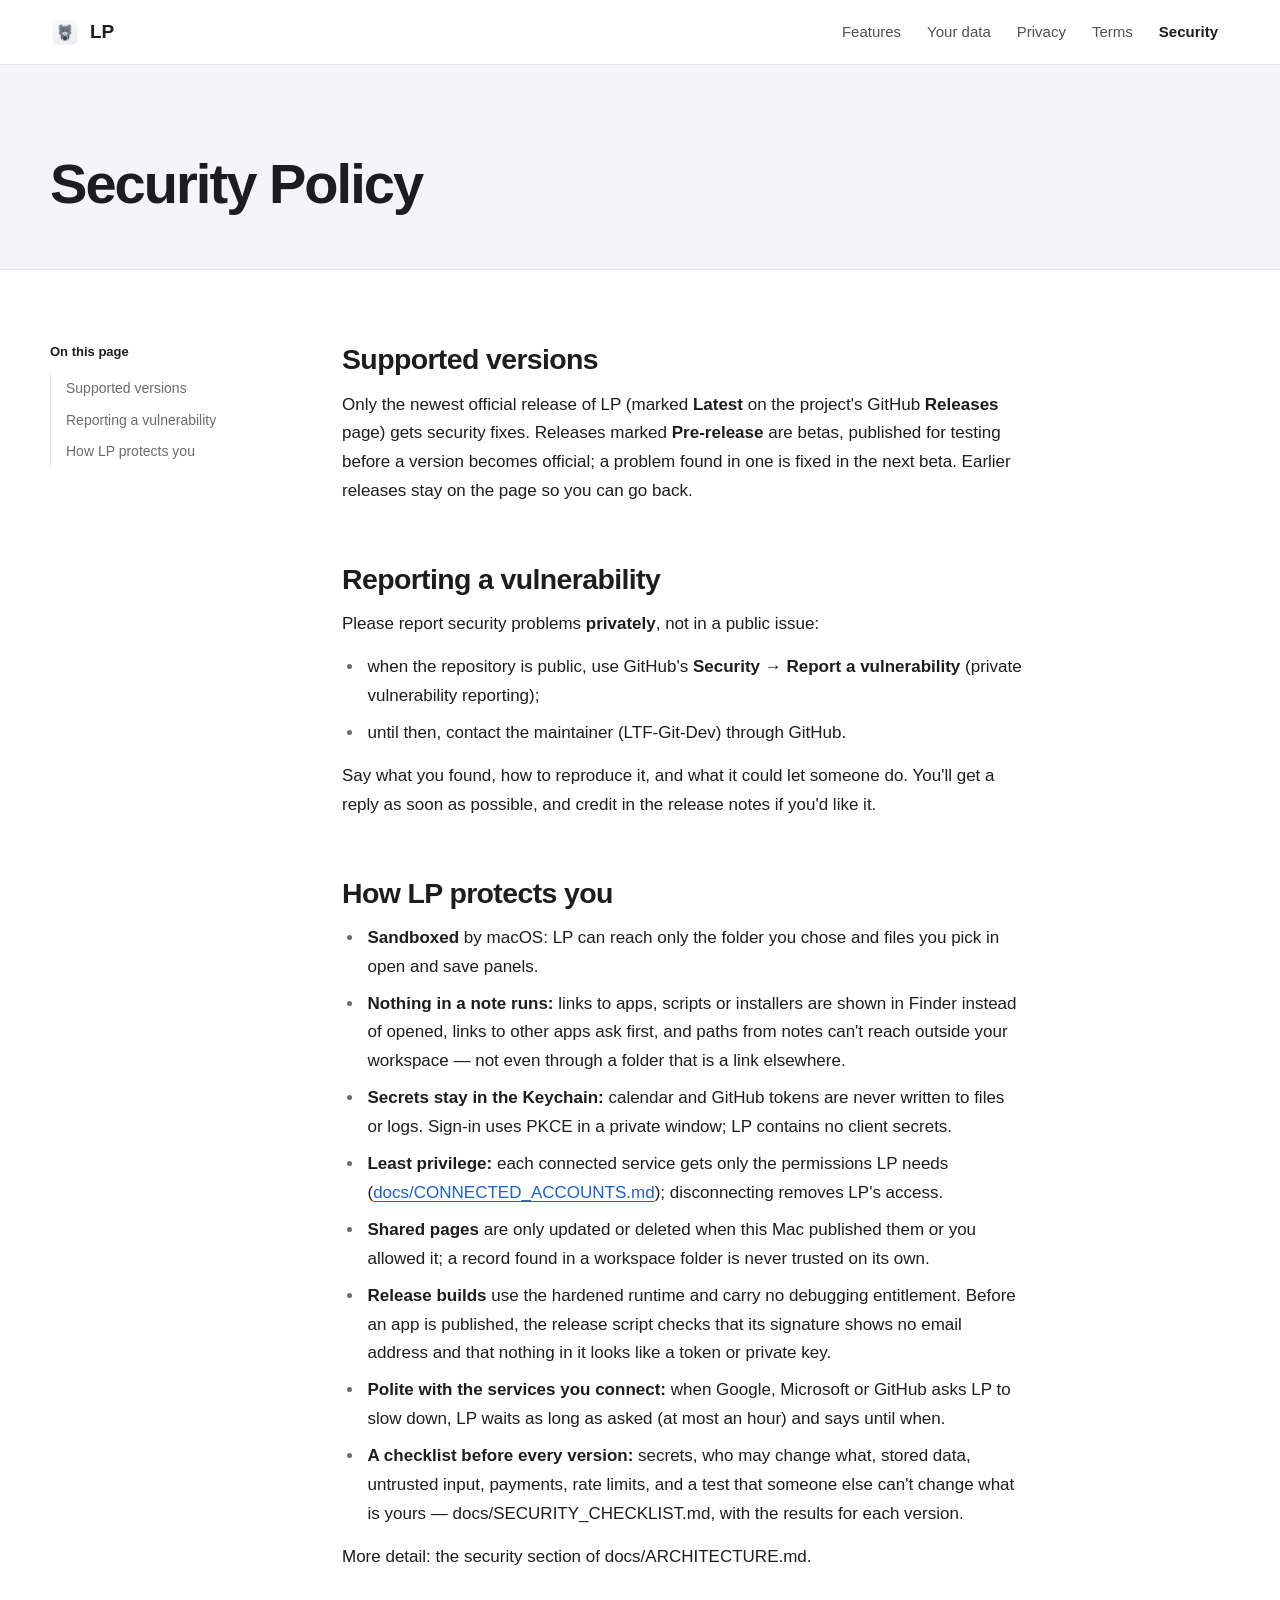
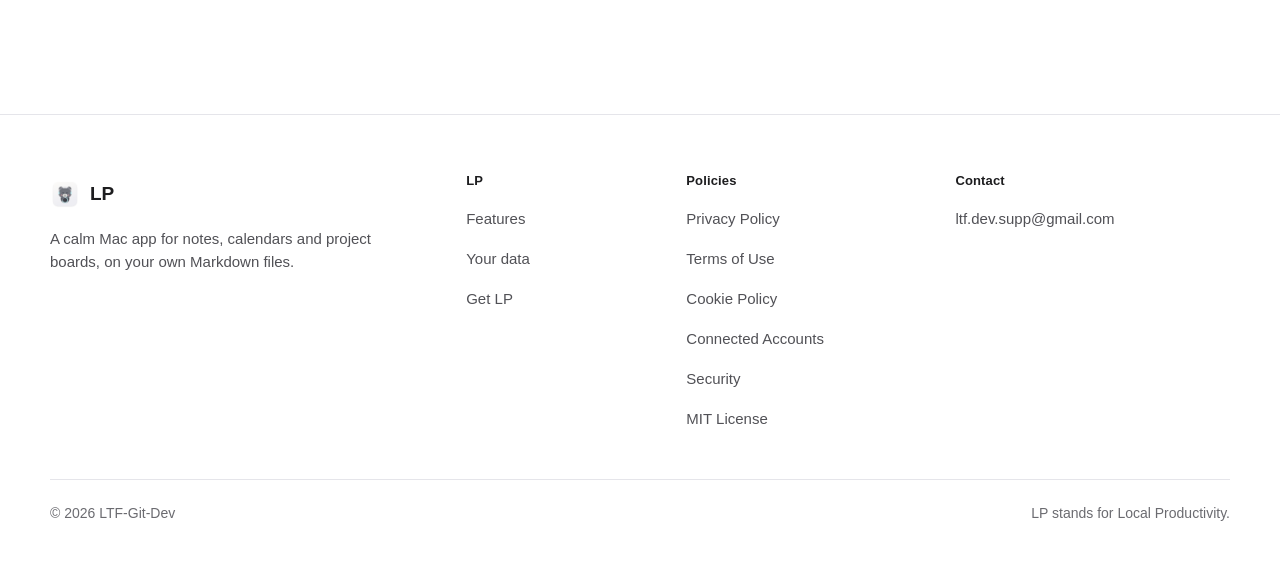
<file: security.html>
<!doctype html>
<html lang="en">
<head>
<meta charset="utf-8">
<meta name="viewport" content="width=device-width, initial-scale=1">
<meta http-equiv="Content-Security-Policy" content="default-src 'none'; img-src 'self'; style-src 'self'; base-uri 'none'; form-action 'none'">
<meta name="referrer" content="strict-origin-when-cross-origin">
<title>Security Policy · LP</title>
<meta name="description" content="LP&#x27;s security.">
<link rel="canonical" href="https://ltf-git-dev.github.io/security.html">
<meta name="color-scheme" content="light dark">
<meta name="theme-color" content="#ffffff" media="(prefers-color-scheme: light)">
<meta name="theme-color" content="#0e0e10" media="(prefers-color-scheme: dark)">
<meta property="og:type" content="website">
<meta property="og:site_name" content="LP">
<meta property="og:title" content="Security Policy · LP">
<meta property="og:description" content="LP&#x27;s security.">
<meta property="og:url" content="https://ltf-git-dev.github.io/security.html">
<meta property="og:image" content="https://ltf-git-dev.github.io/icon.png">
<meta name="twitter:card" content="summary">
<link rel="icon" href="icon.png" type="image/png">
<link rel="apple-touch-icon" href="icon.png">
<link rel="stylesheet" href="assets/site.css?v=8b05e4d30b">
</head>
<body>
<a class="skip-link" href="#main">Skip to content</a>
<header class="site-header" id="top">
  <div class="wrap header-row">
    <a class="brand" href="./"><img src="icon.png" width="30" height="30" alt=""><span>LP</span></a>
    <nav class="site-nav" aria-label="Main"><a href="./#features">Features</a><a href="./#data">Your data</a><a href="privacy.html">Privacy</a><a href="terms.html">Terms</a><a href="security.html" aria-current="page">Security</a></nav>
  </div>
</header>
<main id="main" tabindex="-1">
<header class="doc-head"><div class="wrap"><h1>Security Policy</h1></div></header>
<div class="wrap doc-layout has-toc"><nav class="toc" aria-label="On this page"><p class="toc-title">On this page</p><ol><li><a href="#supported-versions">Supported versions</a></li><li><a href="#reporting-a-vulnerability">Reporting a vulnerability</a></li><li><a href="#how-lp-protects-you">How LP protects you</a></li></ol></nav><article class="prose">
<h2 id="supported-versions">Supported versions</h2>
<p>Only the newest official release of LP (marked <strong>Latest</strong> on the project's GitHub <strong>Releases</strong> page) gets security fixes. Releases marked <strong>Pre-release</strong> are betas, published for testing before a version becomes official; a problem found in one is fixed in the next beta. Earlier releases stay on the page so you can go back.</p>
<h2 id="reporting-a-vulnerability">Reporting a vulnerability</h2>
<p>Please report security problems <strong>privately</strong>, not in a public issue:</p>
<ul><li>when the repository is public, use GitHub's <strong>Security → Report a vulnerability</strong> (private vulnerability reporting);</li><li>until then, contact the maintainer (LTF-Git-Dev) through GitHub.</li></ul>
<p>Say what you found, how to reproduce it, and what it could let someone do. You'll get a reply as soon as possible, and credit in the release notes if you'd like it.</p>
<h2 id="how-lp-protects-you">How LP protects you</h2>
<ul><li><strong>Sandboxed</strong> by macOS: LP can reach only the folder you chose and files you pick in open and save panels.</li><li><strong>Nothing in a note runs:</strong> links to apps, scripts or installers are shown in Finder instead of opened, links to other apps ask first, and paths from notes can't reach outside your workspace — not even through a folder that is a link elsewhere.</li><li><strong>Secrets stay in the Keychain:</strong> calendar and GitHub tokens are never written to files or logs. Sign-in uses PKCE in a private window; LP contains no client secrets.</li><li><strong>Least privilege:</strong> each connected service gets only the permissions LP needs (<a href="connected-accounts.html">docs/CONNECTED_ACCOUNTS.md</a>); disconnecting removes LP's access.</li><li><strong>Shared pages</strong> are only updated or deleted when this Mac published them or you allowed it; a record found in a workspace folder is never trusted on its own.</li><li><strong>Release builds</strong> use the hardened runtime and carry no debugging entitlement. Before an app is published, the release script checks that its signature shows no email address and that nothing in it looks like a token or private key.</li><li><strong>Polite with the services you connect:</strong> when Google, Microsoft or GitHub asks LP to slow down, LP waits as long as asked (at most an hour) and says until when.</li><li><strong>A checklist before every version:</strong> secrets, who may change what, stored data, untrusted input, payments, rate limits, and a test that someone else can't change what is yours — docs/SECURITY_CHECKLIST.md, with the results for each version.</li></ul>
<p>More detail: the security section of docs/ARCHITECTURE.md.</p>
</article></div>
</main>
<footer class="site-footer">
  <div class="wrap">
    <div class="footer-grid">
      <div class="footer-brand">
        <a class="brand" href="./"><img src="icon.png" width="30" height="30" alt=""><span>LP</span></a>
        <p>A calm Mac app for notes, calendars and project boards, on your own Markdown files.</p>
      </div>
      <nav class="footer-col" aria-labelledby="footer-lp"><h2 id="footer-lp">LP</h2><ul>
        <li><a href="./#features">Features</a></li><li><a href="./#data">Your data</a></li><li><a href="./#get-lp">Get LP</a></li>
      </ul></nav>
      <nav class="footer-col" aria-labelledby="footer-policies"><h2 id="footer-policies">Policies</h2><ul>
        <li><a href="privacy.html">Privacy Policy</a></li><li><a href="terms.html">Terms of Use</a></li><li><a href="cookies.html">Cookie Policy</a></li><li><a href="connected-accounts.html">Connected Accounts</a></li><li><a href="security.html">Security</a></li><li><a href="license.html">MIT License</a></li>
      </ul></nav>
      <div class="footer-col"><h2>Contact</h2><ul><li><a href="mailto:ltf.dev.supp@gmail.com">ltf.dev.supp@gmail.com</a></li></ul></div>
    </div>
    <div class="footer-base"><p>© 2026 LTF-Git-Dev</p><p>LP stands for Local Productivity.</p></div>
  </div>
</footer>
</body>
</html>
</file>
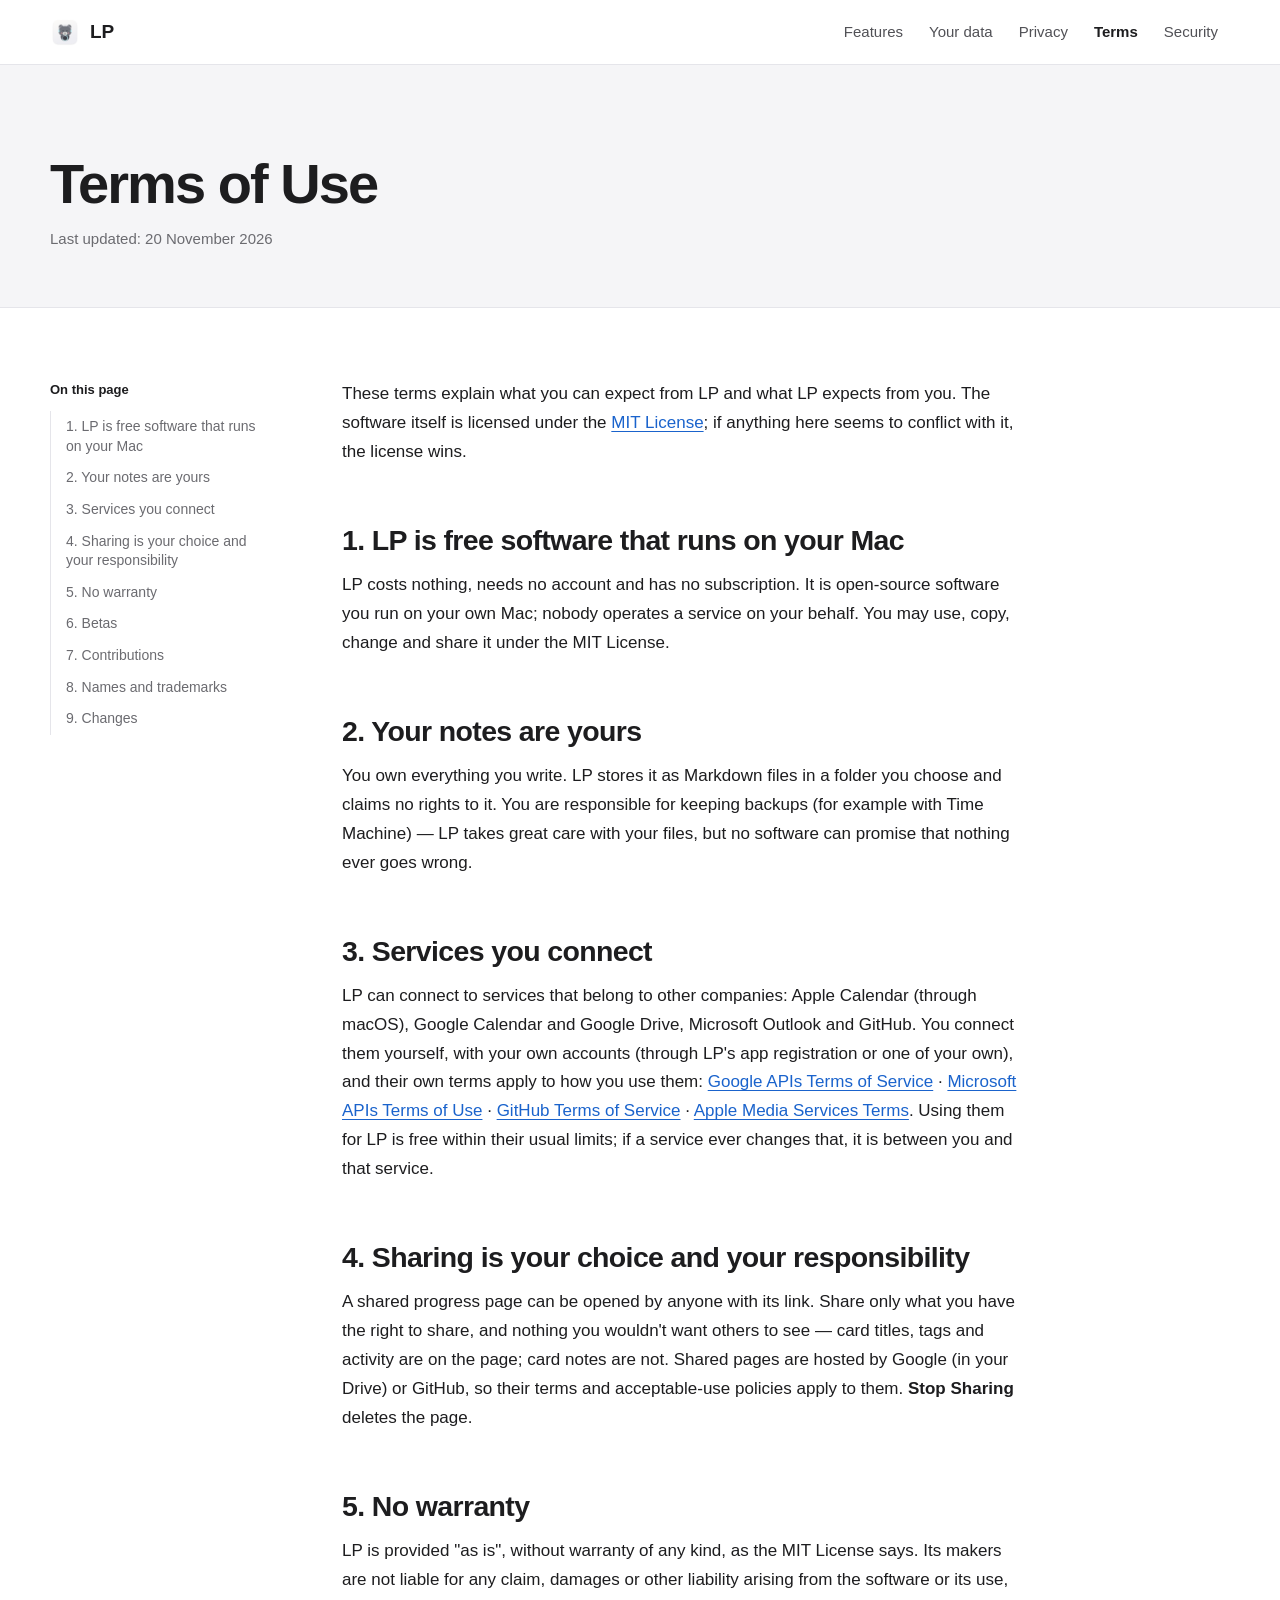
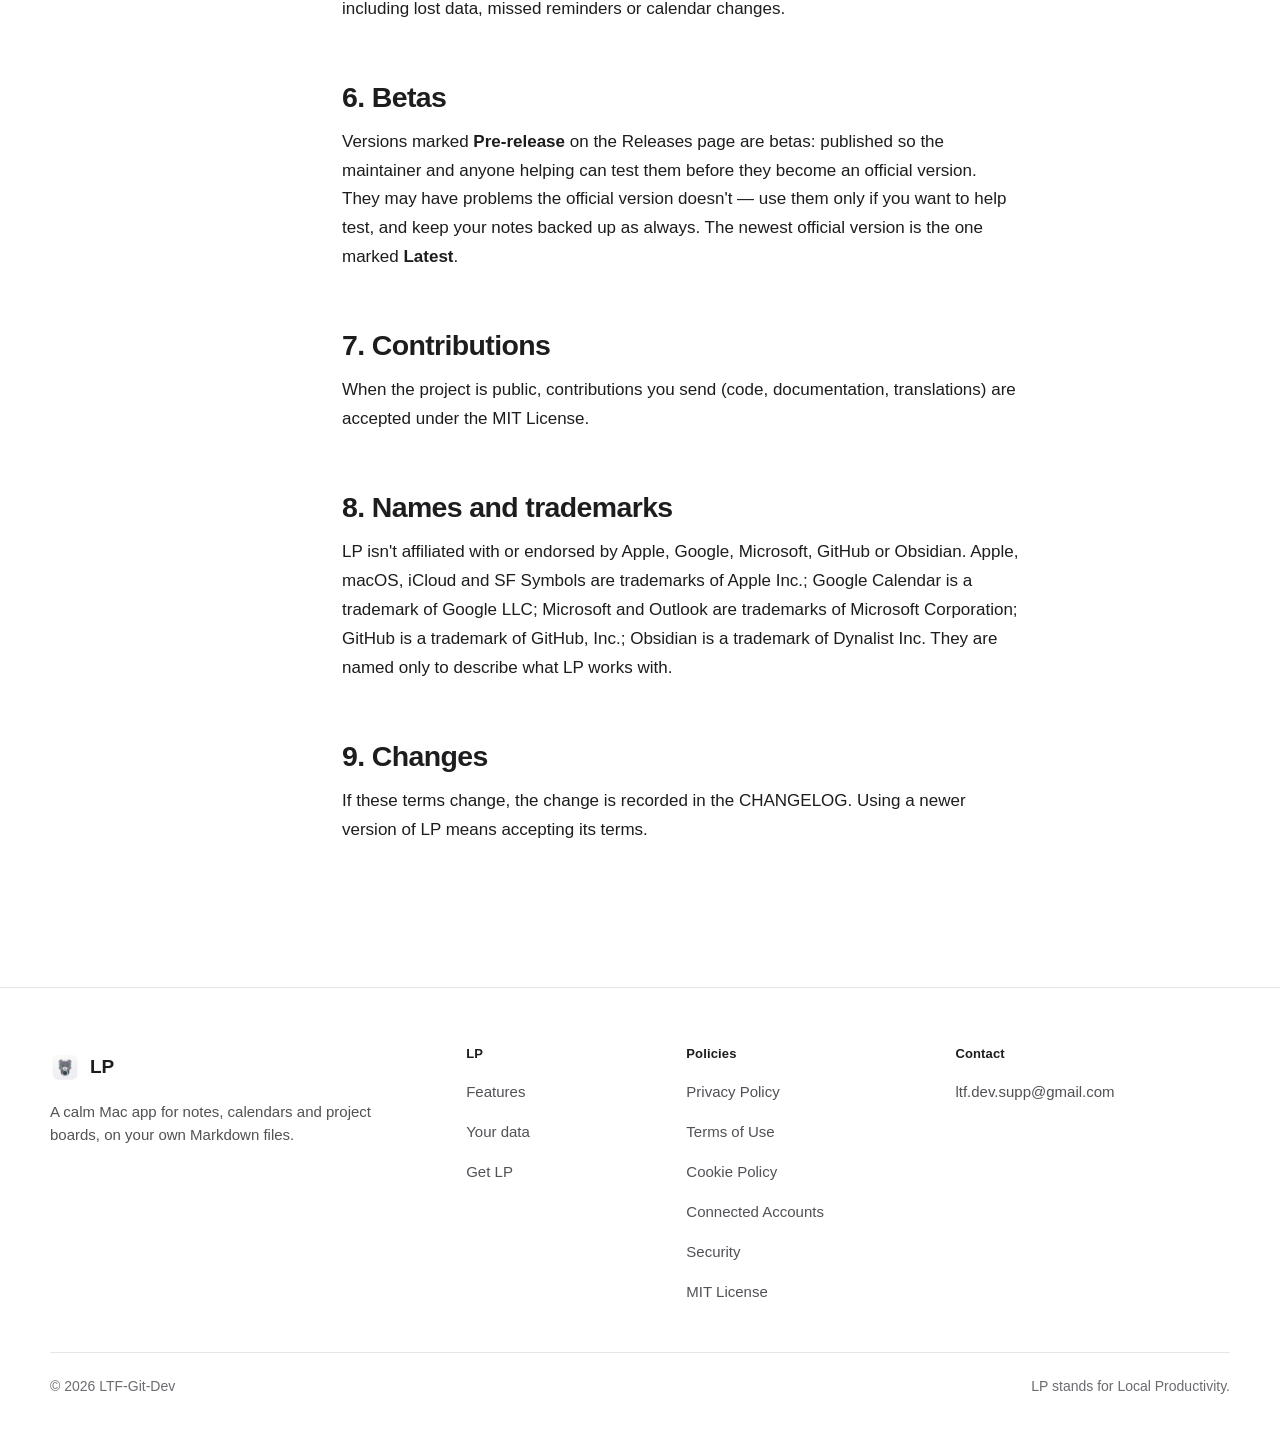
<file: terms.html>
<!doctype html>
<html lang="en">
<head>
<meta charset="utf-8">
<meta name="viewport" content="width=device-width, initial-scale=1">
<meta http-equiv="Content-Security-Policy" content="default-src 'none'; img-src 'self'; style-src 'self'; base-uri 'none'; form-action 'none'">
<meta name="referrer" content="strict-origin-when-cross-origin">
<title>Terms of Use · LP</title>
<meta name="description" content="LP&#x27;s terms of use.">
<link rel="canonical" href="https://ltf-git-dev.github.io/terms.html">
<meta name="color-scheme" content="light dark">
<meta name="theme-color" content="#ffffff" media="(prefers-color-scheme: light)">
<meta name="theme-color" content="#0e0e10" media="(prefers-color-scheme: dark)">
<meta property="og:type" content="website">
<meta property="og:site_name" content="LP">
<meta property="og:title" content="Terms of Use · LP">
<meta property="og:description" content="LP&#x27;s terms of use.">
<meta property="og:url" content="https://ltf-git-dev.github.io/terms.html">
<meta property="og:image" content="https://ltf-git-dev.github.io/icon.png">
<meta name="twitter:card" content="summary">
<link rel="icon" href="icon.png" type="image/png">
<link rel="apple-touch-icon" href="icon.png">
<link rel="stylesheet" href="assets/site.css?v=8b05e4d30b">
</head>
<body>
<a class="skip-link" href="#main">Skip to content</a>
<header class="site-header" id="top">
  <div class="wrap header-row">
    <a class="brand" href="./"><img src="icon.png" width="30" height="30" alt=""><span>LP</span></a>
    <nav class="site-nav" aria-label="Main"><a href="./#features">Features</a><a href="./#data">Your data</a><a href="privacy.html">Privacy</a><a href="terms.html" aria-current="page">Terms</a><a href="security.html">Security</a></nav>
  </div>
</header>
<main id="main" tabindex="-1">
<header class="doc-head"><div class="wrap"><h1>Terms of Use</h1><p class="doc-meta">Last updated: 20 November 2026</p></div></header>
<div class="wrap doc-layout has-toc"><nav class="toc" aria-label="On this page"><p class="toc-title">On this page</p><ol><li><a href="#1-lp-is-free-software-that-runs-on-your-mac">1. LP is free software that runs on your Mac</a></li><li><a href="#2-your-notes-are-yours">2. Your notes are yours</a></li><li><a href="#3-services-you-connect">3. Services you connect</a></li><li><a href="#4-sharing-is-your-choice-and-your-responsibility">4. Sharing is your choice and your responsibility</a></li><li><a href="#5-no-warranty">5. No warranty</a></li><li><a href="#6-betas">6. Betas</a></li><li><a href="#7-contributions">7. Contributions</a></li><li><a href="#8-names-and-trademarks">8. Names and trademarks</a></li><li><a href="#9-changes">9. Changes</a></li></ol></nav><article class="prose">
<p>These terms explain what you can expect from LP and what LP expects from you. The software itself is licensed under the <a href="license.html">MIT License</a>; if anything here seems to conflict with it, the license wins.</p>
<h2 id="1-lp-is-free-software-that-runs-on-your-mac">1. LP is free software that runs on your Mac</h2>
<p>LP costs nothing, needs no account and has no subscription. It is open-source software you run on your own Mac; nobody operates a service on your behalf. You may use, copy, change and share it under the MIT License.</p>
<h2 id="2-your-notes-are-yours">2. Your notes are yours</h2>
<p>You own everything you write. LP stores it as Markdown files in a folder you choose and claims no rights to it. You are responsible for keeping backups (for example with Time Machine) — LP takes great care with your files, but no software can promise that nothing ever goes wrong.</p>
<h2 id="3-services-you-connect">3. Services you connect</h2>
<p>LP can connect to services that belong to other companies: Apple Calendar (through macOS), Google Calendar and Google Drive, Microsoft Outlook and GitHub. You connect them yourself, with your own accounts (through LP's app registration or one of your own), and their own terms apply to how you use them: <a href="https://developers.google.com/terms">Google APIs Terms of Service</a> · <a href="https://learn.microsoft.com/legal/microsoft-apis/terms-of-use">Microsoft APIs Terms of Use</a> · <a href="https://docs.github.com/site-policy/github-terms/github-terms-of-service">GitHub Terms of Service</a> · <a href="https://www.apple.com/legal/internet-services/itunes/">Apple Media Services Terms</a>. Using them for LP is free within their usual limits; if a service ever changes that, it is between you and that service.</p>
<h2 id="4-sharing-is-your-choice-and-your-responsibility">4. Sharing is your choice and your responsibility</h2>
<p>A shared progress page can be opened by anyone with its link. Share only what you have the right to share, and nothing you wouldn't want others to see — card titles, tags and activity are on the page; card notes are not. Shared pages are hosted by Google (in your Drive) or GitHub, so their terms and acceptable-use policies apply to them. <strong>Stop Sharing</strong> deletes the page.</p>
<h2 id="5-no-warranty">5. No warranty</h2>
<p>LP is provided "as is", without warranty of any kind, as the MIT License says. Its makers are not liable for any claim, damages or other liability arising from the software or its use, including lost data, missed reminders or calendar changes.</p>
<h2 id="6-betas">6. Betas</h2>
<p>Versions marked <strong>Pre-release</strong> on the Releases page are betas: published so the maintainer and anyone helping can test them before they become an official version. They may have problems the official version doesn't — use them only if you want to help test, and keep your notes backed up as always. The newest official version is the one marked <strong>Latest</strong>.</p>
<h2 id="7-contributions">7. Contributions</h2>
<p>When the project is public, contributions you send (code, documentation, translations) are accepted under the MIT License.</p>
<h2 id="8-names-and-trademarks">8. Names and trademarks</h2>
<p>LP isn't affiliated with or endorsed by Apple, Google, Microsoft, GitHub or Obsidian. Apple, macOS, iCloud and SF Symbols are trademarks of Apple Inc.; Google Calendar is a trademark of Google LLC; Microsoft and Outlook are trademarks of Microsoft Corporation; GitHub is a trademark of GitHub, Inc.; Obsidian is a trademark of Dynalist Inc. They are named only to describe what LP works with.</p>
<h2 id="9-changes">9. Changes</h2>
<p>If these terms change, the change is recorded in the CHANGELOG. Using a newer version of LP means accepting its terms.</p>
</article></div>
</main>
<footer class="site-footer">
  <div class="wrap">
    <div class="footer-grid">
      <div class="footer-brand">
        <a class="brand" href="./"><img src="icon.png" width="30" height="30" alt=""><span>LP</span></a>
        <p>A calm Mac app for notes, calendars and project boards, on your own Markdown files.</p>
      </div>
      <nav class="footer-col" aria-labelledby="footer-lp"><h2 id="footer-lp">LP</h2><ul>
        <li><a href="./#features">Features</a></li><li><a href="./#data">Your data</a></li><li><a href="./#get-lp">Get LP</a></li>
      </ul></nav>
      <nav class="footer-col" aria-labelledby="footer-policies"><h2 id="footer-policies">Policies</h2><ul>
        <li><a href="privacy.html">Privacy Policy</a></li><li><a href="terms.html">Terms of Use</a></li><li><a href="cookies.html">Cookie Policy</a></li><li><a href="connected-accounts.html">Connected Accounts</a></li><li><a href="security.html">Security</a></li><li><a href="license.html">MIT License</a></li>
      </ul></nav>
      <div class="footer-col"><h2>Contact</h2><ul><li><a href="mailto:ltf.dev.supp@gmail.com">ltf.dev.supp@gmail.com</a></li></ul></div>
    </div>
    <div class="footer-base"><p>© 2026 LTF-Git-Dev</p><p>LP stands for Local Productivity.</p></div>
  </div>
</footer>
</body>
</html>
</file>
<file: assets/site.css>
/* LP's website. Generated by Scripts/make-site.py: edit it there, not here.
   Tokens (light, then dark) → base → header → home → document pages → footer → motion.
   Shapes: chips 8px, controls 12px, screenshots 14px, cards 20px, the Get LP band 28px.
   Colours were measured: every text colour clears WCAG AA (4.5:1) on every surface it sits on. */

:root {
  color-scheme: light dark;
  --font: -apple-system, BlinkMacSystemFont, "Segoe UI", Roboto, "Helvetica Neue", Arial, sans-serif;
  --mono: ui-monospace, "SF Mono", SFMono-Regular, Menlo, Consolas, monospace;
  --bg: #ffffff; --bg-2: #f5f5f7; --surface: #ffffff;
  --ink: #1d1d1f; --ink-2: #515156; --ink-3: #6b6b70;
  --line: #e5e5ea; --line-2: #d2d2d7;
  --link: #1a63cc; --button: #1a63cc; --button-press: #1554ad; --on-button: #ffffff; --focus: #1a63cc;
  --code: #f0f0f3;
  --header: rgb(255 255 255 / .8);
  --hero: #0c1424; --hero-2: #13203a; --hero-ink: #f5f7fb; --hero-ink-2: #b8c2d2;
  --hero-line: rgb(255 255 255 / .26); --hero-dots: rgb(255 255 255 / .13);
  --glow-a: rgb(84 196 206 / .30); --glow-b: rgb(59 130 246 / .34); --glow-c: rgb(244 160 176 / .16);
  --tint-sky: #eaf2fd; --tint-mint: #e5f5f2; --tint-rose: #fdeef1;
  --tint-lilac: #f0edfc; --tint-sand: #fbf4e4; --tint-slate: #f1f2f5;
  --hue-sky: #1a63cc; --hue-mint: #0b7a72; --hue-rose: #c0395a;
  --hue-lilac: #6447d6; --hue-sand: #9a5b00; --hue-slate: #4b5363;
  --chip: rgb(255 255 255 / .85);
  --shot-line: rgb(0 0 0 / .07);
  --shadow-card: 0 1px 2px rgb(16 24 40 / .05), 0 18px 40px -22px rgb(16 24 40 / .30);
  --shadow-hero: 0 0 0 1px rgb(0 0 0 / .06), 0 2px 10px rgb(2 6 18 / .22), 0 60px 120px -40px rgb(2 6 18 / .65);
  --wrap: 1180px; --gutter: clamp(20px, 4vw, 32px); --section: clamp(84px, 10vw, 140px);
  --ease: cubic-bezier(.16, 1, .3, 1);
}
@media (prefers-color-scheme: dark) {
  :root {
    --bg: #0e0e10; --bg-2: #161618; --surface: #1c1c1f;
    --ink: #f2f2f4; --ink-2: #b4b4ba; --ink-3: #8f8f96;
    --line: #2a2a2e; --line-2: #3a3a3f;
    --link: #5aa5ff; --button: #2b6fd8; --button-press: #2463c4; --focus: #5aa5ff;
    --code: #232327;
    --header: rgb(14 14 16 / .74);
    --hero: #080d18; --hero-2: #0f1a30;
    --glow-a: rgb(84 196 206 / .20); --glow-b: rgb(59 130 246 / .30); --glow-c: rgb(244 160 176 / .10);
    --tint-sky: #121c2c; --tint-mint: #10231f; --tint-rose: #261519;
    --tint-lilac: #1b1830; --tint-sand: #241e10; --tint-slate: #1a1b1f;
    --hue-sky: #6aa8ff; --hue-mint: #4fd1c5; --hue-rose: #ff8fa3;
    --hue-lilac: #a995ff; --hue-sand: #f0b44c; --hue-slate: #a9adb8;
    --chip: rgb(255 255 255 / .08);
    --shot-line: rgb(255 255 255 / .09);
    --shadow-card: 0 1px 2px rgb(0 0 0 / .4), 0 18px 40px -22px rgb(0 0 0 / .85);
    --shadow-hero: 0 0 0 1px rgb(255 255 255 / .08), 0 2px 10px rgb(0 0 0 / .4), 0 60px 120px -40px rgb(0 0 0 / .9);
  }
}

/* Base */
*, *::before, *::after { box-sizing: border-box; }
html { -webkit-text-size-adjust: 100%; text-size-adjust: 100%; scroll-padding-top: 88px; }
body {
  margin: 0; background: var(--bg); color: var(--ink);
  font: 400 17px/1.6 var(--font); -webkit-font-smoothing: antialiased; -moz-osx-font-smoothing: grayscale;
}
img { display: block; max-width: 100%; height: auto; }
a { color: var(--link); text-decoration: none; text-underline-offset: .2em; }
a:hover { text-decoration: underline; }
h1, h2, h3, h4 { margin: 0; color: var(--ink); font-weight: 700; text-wrap: balance; }
p { margin: 0; text-wrap: pretty; }
code { font: 500 .86em/1.4 var(--mono); background: var(--code); border-radius: 6px; padding: .12em .42em; overflow-wrap: anywhere; }
:focus-visible { outline: 3px solid var(--focus); outline-offset: 3px; border-radius: 6px; }
main:focus { outline: none; }
.wrap { width: min(100% - 2 * var(--gutter), var(--wrap)); margin-inline: auto; }
.icon { width: 1.15em; height: 1.15em; fill: currentColor; flex: none; }
.nowrap { white-space: nowrap; }
.skip-link {
  position: absolute; left: 16px; top: -120px; z-index: 30; padding: 12px 18px; border-radius: 12px;
  background: var(--surface); color: var(--ink); font-weight: 600; box-shadow: var(--shadow-card);
}
.skip-link:focus { top: 12px; text-decoration: none; }

/* Buttons */
.button {
  display: inline-flex; align-items: center; justify-content: center; gap: 9px; min-height: 48px;
  padding: 12px 22px; border: 1px solid transparent; border-radius: 12px;
  font: 600 16px/1.2 var(--font); white-space: nowrap;
  transition: background-color .18s ease, border-color .18s ease, transform .18s var(--ease);
}
.button:hover { text-decoration: none; }
.button:active { transform: scale(.98); }
.button .icon { width: 18px; height: 18px; }
.button-primary { background: var(--button); color: var(--on-button); }
.button-primary:hover { background: var(--button-press); }
.button-ghost { background: rgb(255 255 255 / .05); border-color: var(--hero-line); color: var(--hero-ink); }
.button-ghost:hover { background: rgb(255 255 255 / .11); border-color: rgb(255 255 255 / .42); }

/* Header */
.site-header {
  position: sticky; top: 0; z-index: 20; border-bottom: 1px solid var(--line);
  background: var(--header); -webkit-backdrop-filter: saturate(180%) blur(18px); backdrop-filter: saturate(180%) blur(18px);
}
.header-row { display: flex; align-items: center; justify-content: space-between; gap: 20px; min-height: 64px; }
.brand {
  display: inline-flex; align-items: center; gap: 10px; padding: 8px 4px 8px 0;
  color: var(--ink); font-size: 19px; font-weight: 700; letter-spacing: -.01em;
}
.brand img { width: 30px; height: 30px; }
.brand:hover { text-decoration: none; }
.site-nav { display: flex; align-items: center; gap: 2px; }
.site-nav a { padding: 10px 12px; border-radius: 10px; color: var(--ink-2); font-size: 15px; font-weight: 500; }
.site-nav a:hover { background: var(--bg-2); color: var(--ink); text-decoration: none; }
.site-nav a[aria-current="page"] { color: var(--ink); font-weight: 600; }
@media (max-width: 720px) {
  .site-header { position: static; }
  .header-row { flex-wrap: wrap; gap: 0; min-height: 0; padding-top: 6px; }
  .site-nav {
    flex: 1 0 100%; margin-inline: calc(-1 * var(--gutter)); padding: 0 var(--gutter) 6px;
    overflow-x: auto; scrollbar-width: none;
    -webkit-mask-image: linear-gradient(90deg, transparent, #000 var(--gutter), #000 calc(100% - var(--gutter)), transparent);
    mask-image: linear-gradient(90deg, transparent, #000 var(--gutter), #000 calc(100% - var(--gutter)), transparent);
  }
  .site-nav::-webkit-scrollbar { display: none; }
  .site-nav a { padding: 12px; white-space: nowrap; }
  .site-nav a:first-child { padding-left: 0; }
}

/* Home: hero */
.hero { --tail: clamp(90px, 17vw, 260px); position: relative; isolation: isolate; padding-top: clamp(52px, 6.5vw, 92px); }
.hero::before, .hero::after { content: ""; position: absolute; inset: 0 0 var(--tail) 0; pointer-events: none; }
.hero::before {
  z-index: -2;
  background:
    radial-gradient(42% 55% at 10% 6%, var(--glow-a), transparent 72%),
    radial-gradient(46% 58% at 90% 12%, var(--glow-b), transparent 72%),
    radial-gradient(44% 44% at 50% 104%, var(--glow-c), transparent 76%),
    linear-gradient(180deg, var(--hero) 0%, var(--hero-2) 100%);
}
.hero::after {
  z-index: -1;
  background-image: radial-gradient(var(--hero-dots) 1px, transparent 1.5px);
  background-size: 24px 24px;
  -webkit-mask-image: radial-gradient(64% 58% at 50% 26%, #000, transparent 78%);
  mask-image: radial-gradient(64% 58% at 50% 26%, #000, transparent 78%);
}
.hero-copy { display: flex; flex-direction: column; align-items: center; text-align: center; color: var(--hero-ink); }
.hero-icon { width: 92px; height: 92px; margin-bottom: 16px; filter: drop-shadow(0 16px 30px rgb(0 0 0 / .45)); }
.hero h1 {
  max-width: 13.5em; color: var(--hero-ink);
  font-size: clamp(2.4rem, 1.1rem + 4.3vw, 4.4rem); line-height: 1.04; letter-spacing: -.038em;
}
.hero-lead {
  max-width: 33em; margin-top: 22px; color: var(--hero-ink-2);
  font-size: clamp(1.125rem, 1rem + .45vw, 1.3125rem); line-height: 1.5;
}
.actions { display: flex; flex-wrap: wrap; justify-content: center; gap: 12px; margin-top: 34px; }
.hero :focus-visible { outline-color: #ffffff; }
.hero-shot { margin-top: clamp(44px, 5.5vw, 72px); }
.hero-shot img { width: 100%; border-radius: 14px; box-shadow: var(--shadow-hero); }

/* Home: sections */
.section { padding-block: var(--section); }
.section-head { max-width: 46rem; margin-bottom: clamp(40px, 5vw, 64px); }
.section h2 { font-size: clamp(2rem, 1.3rem + 2.4vw, 3.1rem); line-height: 1.07; letter-spacing: -.03em; }
.section-head p, .lead {
  margin-top: 18px; max-width: 38em; color: var(--ink-2);
  font-size: clamp(1.0625rem, 1rem + .3vw, 1.25rem); line-height: 1.55;
}
.features { padding-top: clamp(72px, 9vw, 120px); }

/* Home: the feature grid */
.bento { display: grid; grid-template-columns: repeat(12, minmax(0, 1fr)); gap: clamp(14px, 1.6vw, 20px); }
.tile {
  --pad: clamp(22px, 2.6vw, 32px);
  grid-column: 1 / -1; display: flex; flex-direction: column; overflow: hidden;
  padding: var(--pad) var(--pad) 0; border-radius: 20px; background: var(--tile);
}
.tile-sky { --tile: var(--tint-sky); --hue: var(--hue-sky); }
.tile-mint { --tile: var(--tint-mint); --hue: var(--hue-mint); }
.tile-rose { --tile: var(--tint-rose); --hue: var(--hue-rose); }
.tile-lilac { --tile: var(--tint-lilac); --hue: var(--hue-lilac); }
.tile-sand { --tile: var(--tint-sand); --hue: var(--hue-sand); }
.tile-slate { --tile: var(--tint-slate); --hue: var(--hue-slate); }
.tile-icon {
  display: inline-grid; place-items: center; width: 40px; height: 40px; margin-bottom: 18px;
  border-radius: 11px; background: var(--chip); color: var(--hue); box-shadow: 0 1px 2px rgb(16 24 40 / .06);
}
.tile-icon .icon { width: 22px; height: 22px; }
.tile h3 { font-size: clamp(1.25rem, 1.1rem + .4vw, 1.5rem); line-height: 1.2; letter-spacing: -.02em; }
.tile p { max-width: 30em; margin-top: 10px; color: var(--ink-2); font-size: 16px; line-height: 1.55; }
.tile-media { position: relative; flex: 1 1 auto; min-height: 0; margin-top: clamp(22px, 3vw, 32px); }
.tile-media picture { display: contents; }
.tile-media.bleed { aspect-ratio: 16 / 10; margin-right: calc(-1 * var(--pad)); overflow: hidden; border-top-left-radius: 14px; box-shadow: var(--shadow-card); }
.tile-media.bleed img {
  position: absolute; inset: 0; width: 100%; height: 100%; max-width: none;
  object-fit: cover; object-position: left top;
}
.tile-media.bleed::after { content: ""; position: absolute; inset: 0; border-top-left-radius: inherit; box-shadow: inset 1px 1px 0 var(--shot-line); pointer-events: none; }
.tile-media.float { display: flex; align-items: center; justify-content: center; padding-bottom: var(--pad); }
.tile-media.float img {
  width: auto; height: auto; max-height: 100%; border-radius: 16px;
  box-shadow: 0 0 0 1px var(--shot-line), var(--shadow-card);
}
.tile-media img.shot-progress { max-width: min(100%, 315px); }
.tile-media img.shot-slash { max-width: min(100%, 284px); border-radius: 11px; }
.tile-media img.shot-search { max-width: min(100%, 560px); border-radius: 12px; }
@media (min-width: 700px) { .tile { grid-column: span 6; } }
@media (min-width: 900px) {
  .tile { height: clamp(500px, 44vw, 580px); }
  .tile-media.bleed { aspect-ratio: auto; }
  .span-7 { grid-column: span 7; }
  .span-6 { grid-column: span 6; }
  .span-5 { grid-column: span 5; }
}

/* Home: privacy */
.privacy { background: var(--bg-2); }
.privacy-grid { display: grid; gap: clamp(36px, 5vw, 72px); align-items: start; }
.facts { display: grid; gap: 14px; grid-template-columns: repeat(auto-fit, minmax(min(100%, 250px), 1fr)); }
.fact { padding: 26px; border: 1px solid var(--line); border-radius: 20px; background: var(--surface); }
.fact .tile-icon { margin-bottom: 16px; background: var(--tile); }
.fact h3 { font-size: 1.125rem; line-height: 1.3; letter-spacing: -.012em; }
.fact p { margin-top: 6px; color: var(--ink-2); font-size: 15.5px; line-height: 1.55; }
@media (min-width: 960px) { .privacy-grid { grid-template-columns: 5fr 7fr; } }

/* Home: how LP uses Google and Microsoft data */
.data .ledger, .data .callout, .data .after, .data .link-row { max-width: 960px; }
.ledger { margin-top: 44px; border: 1px solid var(--line); border-radius: 20px; background: var(--surface); }
.ledger-row { display: grid; gap: 14px 40px; padding: 28px clamp(22px, 3vw, 32px); }
.ledger-row + .ledger-row { border-top: 1px solid var(--line); }
.ledger-name h3 { font-size: 1.1875rem; letter-spacing: -.012em; }
.ledger-name p { margin-top: 4px; color: var(--ink-3); font-size: 14.5px; line-height: 1.45; }
.scopes { display: grid; gap: 16px; margin: 0; }
.scopes div { display: grid; gap: 6px; justify-items: start; }
.scopes dt code { font-size: 14px; }
.scopes dd { margin: 0; color: var(--ink-2); font-size: 16px; line-height: 1.55; }
.ledger-note { color: var(--ink-3); font-size: 15px; line-height: 1.5; }
@media (min-width: 760px) {
  .ledger-row { grid-template-columns: 210px minmax(0, 1fr); }
  .ledger-row > :not(.ledger-name) { grid-column: 2; }
}
.callout { display: flex; gap: 16px; margin-top: 28px; padding: 24px clamp(22px, 3vw, 28px); border-radius: 20px; background: var(--tint-sky); }
.callout .icon { width: 26px; height: 26px; margin-top: 2px; color: var(--hue-sky); }
.callout p { font-size: 16px; line-height: 1.6; }
.callout a { text-decoration: underline; }
.after { margin-top: 28px; color: var(--ink-2); }
.link-row { display: flex; flex-wrap: wrap; gap: 6px 26px; margin-top: 14px; }
.link-row a { display: inline-flex; align-items: center; gap: 6px; min-height: 44px; font-weight: 600; }
.link-row .icon { width: 16px; height: 16px; }

/* Home: Get LP */
.band {
  display: grid; gap: 26px; align-items: center; padding: clamp(32px, 5vw, 56px); border: 1px solid var(--line); border-radius: 28px;
  background:
    radial-gradient(60% 130% at 0% 0%, var(--tint-mint), transparent 70%),
    radial-gradient(60% 130% at 100% 100%, var(--tint-sky), transparent 70%),
    var(--bg-2);
}
.band img { width: 104px; height: 104px; filter: drop-shadow(0 12px 22px rgb(16 24 40 / .22)); }
.band h2 { font-size: clamp(1.75rem, 1.35rem + 1.5vw, 2.5rem); }
.band p { margin-top: 10px; color: var(--ink-2); font-size: 1.0625rem; }
.band .button { justify-self: start; }
.get { padding-top: 0; }
@media (min-width: 860px) { .band { grid-template-columns: auto minmax(0, 1fr) auto; gap: 36px; } }

/* Document pages (policies) */
.doc-head { padding: clamp(48px, 7vw, 92px) 0 clamp(36px, 5vw, 56px); border-bottom: 1px solid var(--line); background: var(--bg-2); }
.doc-head h1 { font-size: clamp(2.25rem, 1.45rem + 2.7vw, 3.5rem); line-height: 1.05; letter-spacing: -.035em; }
.doc-meta { margin-top: 14px; color: var(--ink-3); font-size: 15px; }
.doc-layout { display: grid; gap: 48px; padding-block: clamp(40px, 6vw, 72px) var(--section); }
.toc { display: none; }
@media (min-width: 1040px) {
  .doc-layout.has-toc { grid-template-columns: 220px minmax(0, 1fr); gap: 72px; }
  .toc { display: block; position: sticky; top: 96px; align-self: start; max-height: calc(100vh - 120px); overflow: auto; }
}
.toc-title { margin-bottom: 10px; color: var(--ink); font-size: 13px; font-weight: 600; }
.toc ol { margin: 0; padding: 0; list-style: none; border-left: 1px solid var(--line); }
.toc a { display: block; margin-left: -1px; padding: 6px 0 6px 14px; border-left: 2px solid transparent; color: var(--ink-3); font-size: 14px; line-height: 1.4; }
.toc a:hover { border-left-color: var(--line-2); color: var(--ink); text-decoration: none; }
.prose { min-width: 0; max-width: 72ch; font-size: 17px; line-height: 1.7; }
.prose > :first-child { margin-top: 0; }
.prose h2 { margin: 56px 0 14px; font-size: clamp(1.5rem, 1.3rem + .6vw, 1.875rem); line-height: 1.2; letter-spacing: -.022em; scroll-margin-top: 96px; }
.prose h3 { margin: 36px 0 10px; font-size: 1.25rem; line-height: 1.3; letter-spacing: -.012em; scroll-margin-top: 96px; }
.prose h4 { margin: 28px 0 8px; font-size: 1.0625rem; }
.prose p { margin: 14px 0; }
.prose ul { margin: 14px 0; padding-left: 1.3em; }
.prose li { margin: 8px 0; padding-left: .2em; }
.prose li::marker { color: var(--ink-3); }
.prose li > ul { margin: 6px 0; }
.prose li p { margin: 8px 0 0; }
.prose a { text-decoration: underline; text-decoration-thickness: 1px; }
.prose strong { font-weight: 650; }
.table { margin: 22px 0; overflow-x: auto; border: 1px solid var(--line); border-radius: 14px; }
.prose table { width: 100%; border-collapse: collapse; font-size: 15px; line-height: 1.5; }
.prose th, .prose td { padding: 12px 16px; text-align: left; vertical-align: top; }
.prose thead th { background: var(--bg-2); color: var(--ink); font-weight: 600; }
.prose tbody tr + tr td { border-top: 1px solid var(--line); }
.prose pre {
  margin: 18px 0; padding: 20px 22px; border: 1px solid var(--line); border-radius: 14px;
  background: var(--bg-2); white-space: pre-wrap; font: 14px/1.6 var(--mono);
}

/* Not found */
.notfound { display: flex; flex-direction: column; align-items: center; padding-block: clamp(96px, 14vw, 180px); text-align: center; }
.notfound img { width: 96px; height: 96px; margin-bottom: 22px; }
.notfound h1 { font-size: clamp(2.25rem, 1.6rem + 2.4vw, 3.25rem); letter-spacing: -.03em; }
.notfound p { margin: 14px 0 30px; color: var(--ink-2); font-size: 1.125rem; }

/* Footer */
.site-footer { padding: 56px 0 36px; border-top: 1px solid var(--line); color: var(--ink-2); font-size: 15px; }
.footer-grid { display: grid; gap: 32px 24px; grid-template-columns: repeat(auto-fit, minmax(170px, 1fr)); }
.footer-brand p { max-width: 22em; margin-top: 10px; line-height: 1.55; }
.footer-col h2 { margin-bottom: 8px; color: var(--ink); font-size: 13px; font-weight: 600; letter-spacing: .01em; }
.footer-col ul { display: grid; margin: 0; padding: 0; list-style: none; }
.footer-col a { display: inline-flex; align-items: center; min-height: 40px; color: var(--ink-2); }
.footer-col a:hover { color: var(--ink); }
.footer-base {
  display: flex; flex-wrap: wrap; justify-content: space-between; gap: 8px 24px;
  margin-top: 40px; padding-top: 22px; border-top: 1px solid var(--line); color: var(--ink-3); font-size: 14px;
}
@media (min-width: 900px) { .footer-grid { grid-template-columns: 2fr 1fr 1.25fr 1.4fr; } }

/* Motion: an entrance for the hero and a gentle reveal as each part scrolls in. None of it when
   the visitor asks for less motion; the reveal only where the browser ties it to scrolling. */
@media (prefers-reduced-motion: no-preference) {
  html { scroll-behavior: smooth; }
  .hero-copy > * { animation: rise .9s var(--ease) both; }
  .hero-copy > :nth-child(2) { animation-delay: .06s; }
  .hero-copy > :nth-child(3) { animation-delay: .12s; }
  .hero-copy > :nth-child(4) { animation-delay: .18s; }
  .hero-shot { animation: rise-far 1.1s .22s var(--ease) both; }
  @supports (animation-timeline: view()) {
    .reveal { animation: rise-far linear both; animation-timeline: view(); animation-range: entry 0% entry 55%; }
  }
}
@keyframes rise { from { opacity: 0; transform: translateY(18px); } to { opacity: 1; transform: none; } }
@keyframes rise-far { from { opacity: 0; transform: translateY(36px); } to { opacity: 1; transform: none; } }

@media (prefers-reduced-transparency: reduce) {
  .site-header { background: var(--bg); -webkit-backdrop-filter: none; backdrop-filter: none; }
}
@media (forced-colors: active) {
  .tile, .fact, .ledger, .band, .callout, .button { border: 1px solid CanvasText; }
}
@media print {
  .site-header, .site-footer, .toc, .skip-link { display: none; }
  .hero-copy > *, .hero-shot, .reveal { animation: none !important; }
  .doc-head { background: none; }
  .prose a { color: inherit; }
}
</file>
